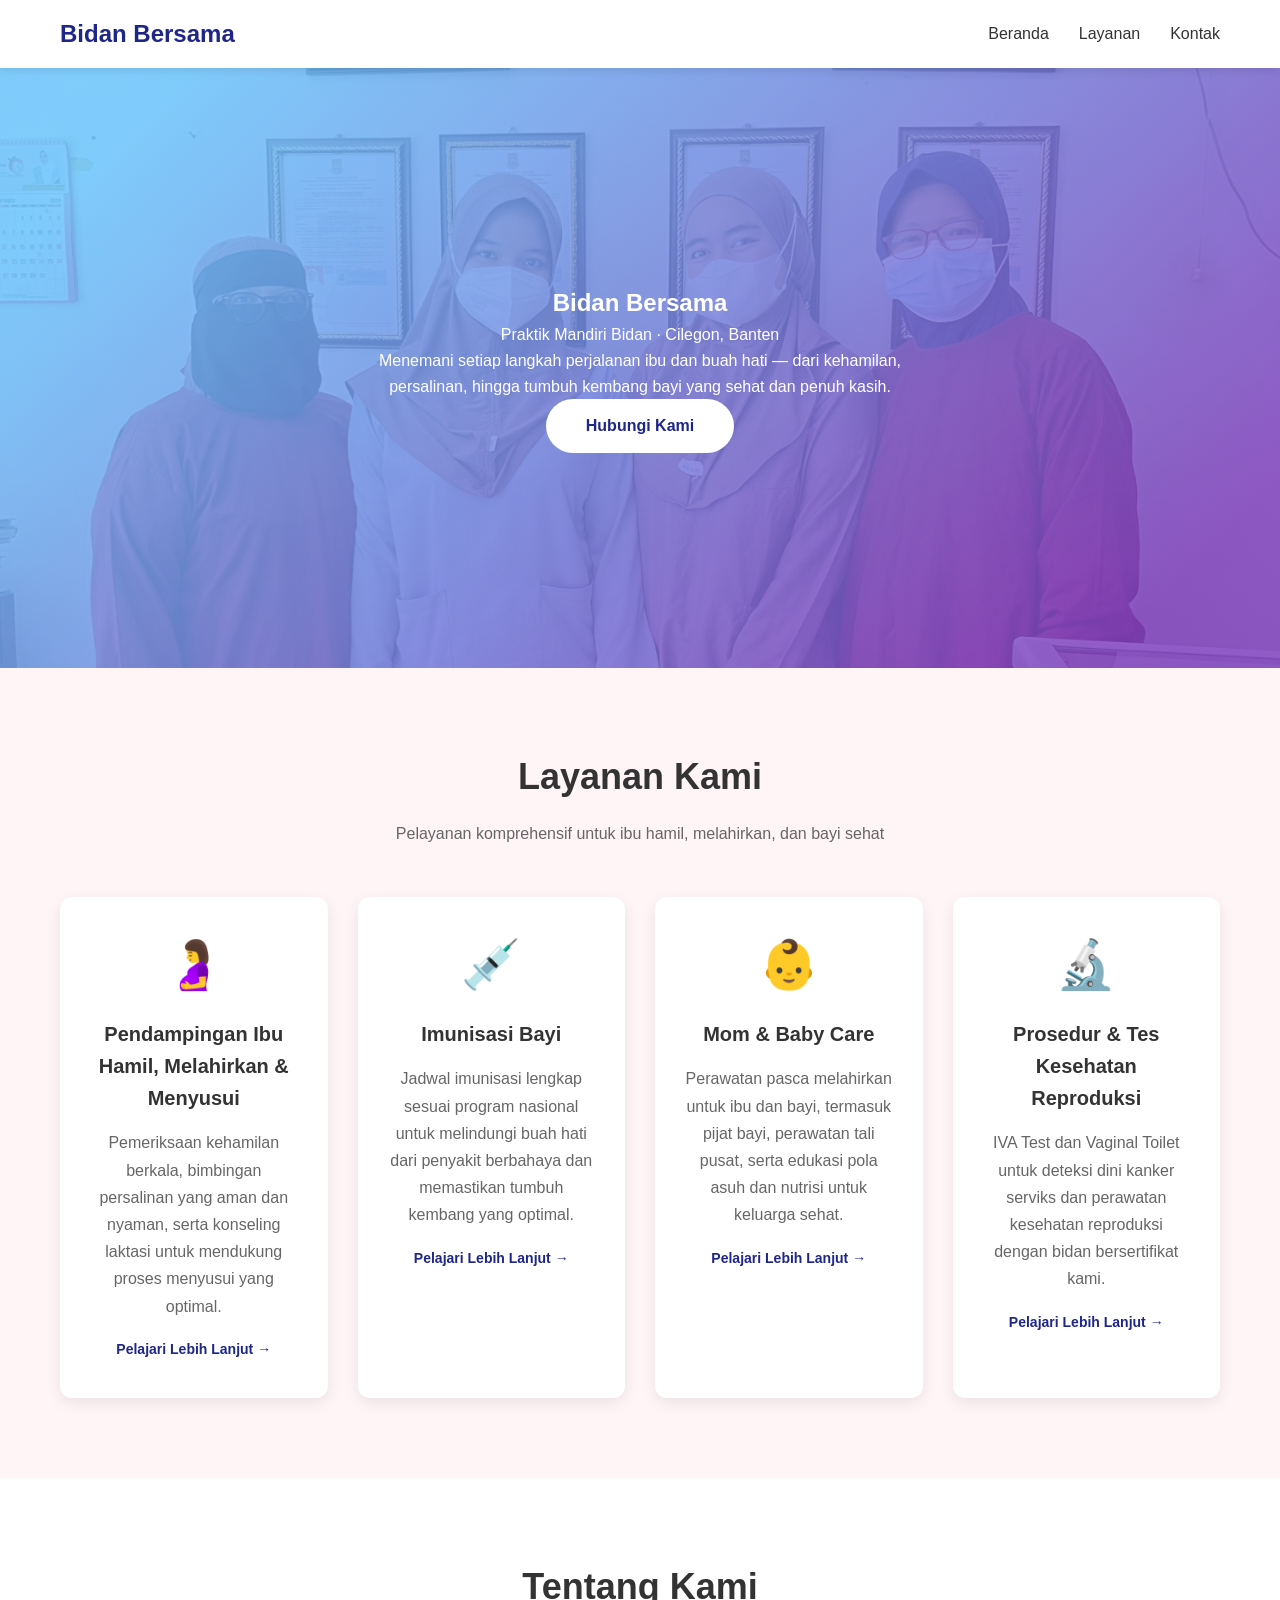
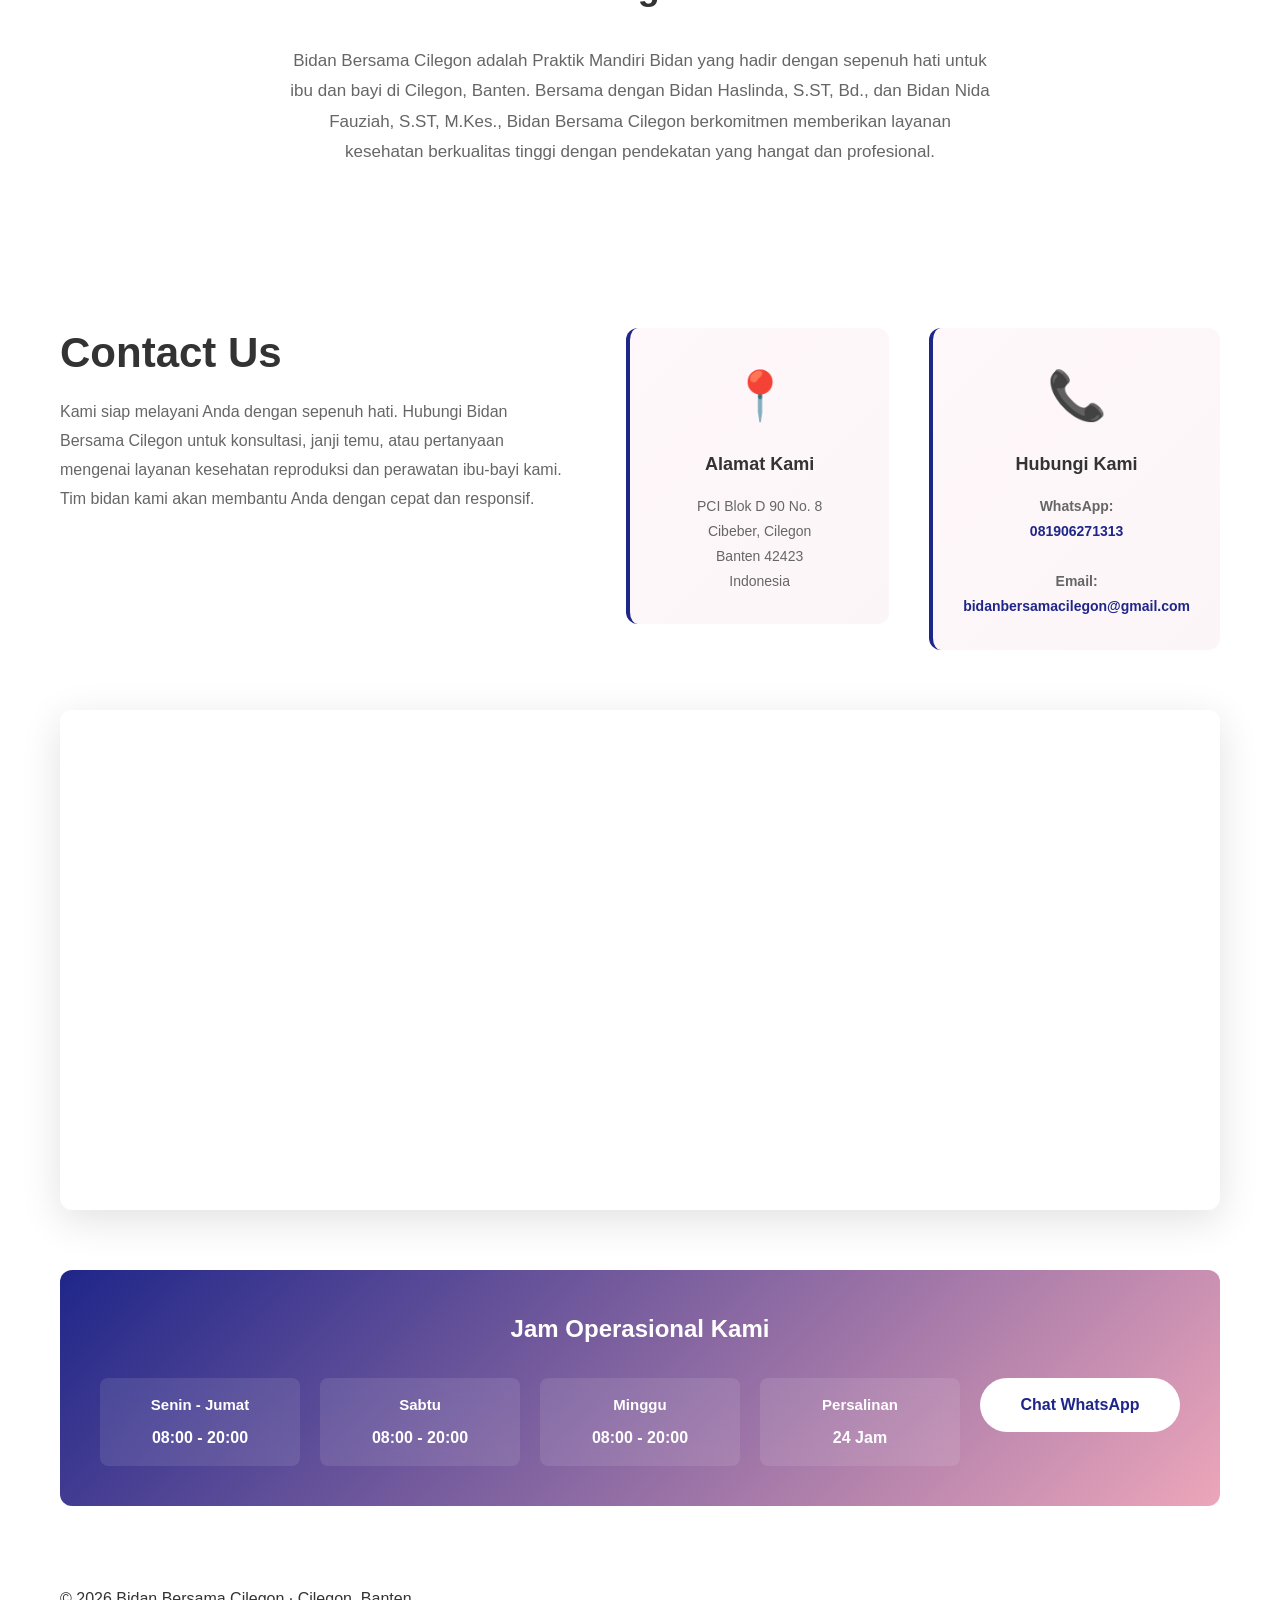
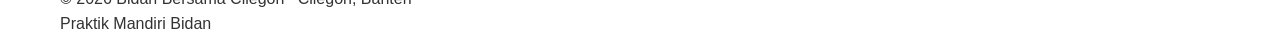
<file: index.html>
<!DOCTYPE html>
<html lang="id">
<head>
    <meta charset="UTF-8">
    <meta name="viewport" content="width=device-width, initial-scale=1.0">
    <title>Bidan Bersama Cilegon</title>
    <link rel="stylesheet" href="styles.css">
</head>
<body>
    <!-- Navigation -->
    <nav class="navbar">
        <div class="container">
            <div class="nav-brand">
                <a href="#home">Bidan Bersama</a>
            </div>
            <div class="nav-toggle" id="navToggle">
                <span></span>
                <span></span>
                <span></span>
            </div>
            <ul class="nav-menu" id="navMenu">
                <li><a href="#home" class="nav-link">Beranda</a></li>
                <li><a href="#services" class="nav-link">Layanan</a></li>
                <li><a href="#contact" class="nav-link">Kontak</a></li>
            </ul>
        </div>
    </nav>

    <!-- Hero Section -->
    <section id="home" class="hero hero-bg">
        <div class="container">
            <div class="hero-content">
                <h1>Bidan Bersama</h1>
                <p class="subtitle">Praktik Mandiri Bidan · Cilegon, Banten</p>
                <p class="hero-text">Menemani setiap langkah perjalanan ibu dan buah hati — dari kehamilan, persalinan, hingga tumbuh kembang bayi yang sehat dan penuh kasih.</p>
                <a href="https://wa.me/6281906271313" class="btn btn-primary" target="_blank">Hubungi Kami</a>
            </div>
        </div>
    </section>
    
    <!-- Services Section -->
    <section id="services" class="services">
        <div class="container">
            <h2>Layanan Kami</h2>
            <p class="section-intro">Pelayanan komprehensif untuk ibu hamil, melahirkan, dan bayi sehat</p>
            
            <div class="services-grid">
                <!-- Service 1 -->
                <div class="service-card">
                    <div class="service-icon">🤰</div>
                    <h3>Pendampingan Ibu Hamil, Melahirkan & Menyusui</h3>
                    <p>Pemeriksaan kehamilan berkala, bimbingan persalinan yang aman dan nyaman, serta konseling laktasi untuk mendukung proses menyusui yang optimal.</p>
                    <a href="mother.html" class="btn btn-small">Pelajari Lebih Lanjut →</a>
                </div>

                <!-- Service 2 -->
                <div class="service-card">
                    <div class="service-icon">💉</div>
                    <h3>Imunisasi Bayi</h3>
                    <p>Jadwal imunisasi lengkap sesuai program nasional untuk melindungi buah hati dari penyakit berbahaya dan memastikan tumbuh kembang yang optimal.</p>
                    <a href="imunisasi.html" class="btn btn-small">Pelajari Lebih Lanjut →</a>
                </div>

                <!-- Service 3 -->
                <div class="service-card">
                    <div class="service-icon">👶</div>
                    <h3>Mom & Baby Care</h3>
                    <p>Perawatan pasca melahirkan untuk ibu dan bayi, termasuk pijat bayi, perawatan tali pusat, serta edukasi pola asuh dan nutrisi untuk keluarga sehat.</p>
                    <a href="mom-baby-care.html" class="btn btn-small">Pelajari Lebih Lanjut →</a>
                </div>

                <!-- Service 4 - NEW -->
                <div class="service-card">
                    <div class="service-icon">🔬</div>
                    <h3>Prosedur & Tes Kesehatan Reproduksi</h3>
                    <p>IVA Test dan Vaginal Toilet untuk deteksi dini kanker serviks dan perawatan kesehatan reproduksi dengan bidan bersertifikat kami.</p>
                    <a href="prosedurtes.html" class="btn btn-small">Pelajari Lebih Lanjut →</a>
                </div>
            </div>
        </div>
    </section>

    <!-- About Section -->
    <section class="about">
        <div class="container">
            <h2>Tentang Kami</h2>
            <p class="about-text">Bidan Bersama Cilegon adalah Praktik Mandiri Bidan yang hadir dengan sepenuh hati untuk ibu dan bayi di Cilegon, Banten. Bersama dengan Bidan Haslinda, S.ST, Bd., dan Bidan Nida Fauziah, S.ST, M.Kes., Bidan Bersama Cilegon berkomitmen memberikan layanan kesehatan berkualitas tinggi dengan pendekatan yang hangat dan profesional.</p>
        </div>
    </section>

    <!-- Contact Section -->
    <section id="contact" class="contact">
        <div class="container">
            <!-- Contact Header & Info Grid (50-25-25) -->
            <div class="contact-grid">
                <!-- Left Section (50%) -->
                <div class="contact-left">
                    <h1>Contact Us</h1>
                    <p class="contact-description">
                        Kami siap melayani Anda dengan sepenuh hati. Hubungi Bidan Bersama Cilegon untuk konsultasi, janji temu, atau pertanyaan mengenai layanan kesehatan reproduksi dan perawatan ibu-bayi kami. Tim bidan kami akan membantu Anda dengan cepat dan responsif.
                    </p>
                </div>
    
                <!-- Middle Section (25%) - Address -->
                <div class="contact-info-card">
                    <div class="contact-info-icon">📍</div>
                    <h3>Alamat Kami</h3>
                    <p>
                        PCI Blok D 90 No. 8<br>
                        Cibeber, Cilegon<br>
                        Banten 42423<br>
                        Indonesia
                    </p>
                </div>
    
                <!-- Right Section (25%) - Contact -->
                <div class="contact-info-card">
                    <div class="contact-info-icon">📞</div>
                    <h3>Hubungi Kami</h3>
                    <p>
                        <strong>WhatsApp:</strong><br>
                        <a href="https://wa.me/6281906271313" target="_blank">081906271313</a><br>
                        <br>
                        <strong>Email:</strong><br>
                        <a href="mailto:bidanbersamacilegon@gmail.com">bidanbersamacilegon@gmail.com</a>
                    </p>
                </div>
            </div>
    
            <!-- Google Map -->
            <div class="map-container">
                <iframe 
                    src="https://www.google.com/maps/embed?pb=!1m18!1m12!1m3!1d3967.6916205730113!2d106.06684417498882!3d-6.036987893948605!2m3!1f0!2f0!3f0!3m2!1i1024!2i768!4f13.1!3m3!1m2!1s0x2e418c2b51a06bbd%3A0xd72c28f60422188f!2sBidan%20Bersama%20Cilegon!5e0!3m2!1sen!2sid!4v1781922317010!5m2!1sen!2sid" 
                    width="100%" 
                    height="100%" 
                    style="border:0;" 
                    allowfullscreen="" 
                    loading="lazy" 
                    referrerpolicy="no-referrer-when-downgrade">
                </iframe>
            </div>
    
            <!-- Opening Hours -->
            <div class="opening-hours">
                <h3>Jam Operasional Kami</h3>
                <div class="hours-grid">
                    <div class="hour-item">
                        <span class="day">Senin - Jumat</span>
                        <span class="time">08:00 - 20:00</span>
                    </div>
                    <div class="hour-item">
                        <span class="day">Sabtu</span>
                        <span class="time">08:00 - 20:00</span>
                    </div>
                    <div class="hour-item">
                        <span class="day">Minggu</span>
                        <span class="time">08:00 - 20:00</span>
                    </div>
                    <div class="hour-item">
                        <span class="day">Persalinan</span>
                        <span class="time">24 Jam</span>
                    </div>
                    <div class="cta-buttons">
                        <a href="https://wa.me/6281906271313" class="btn btn-primary">Chat WhatsApp</a>
                        <!-- <a href="https://wa.me/6281906271313" class="btn btn-outline" target="_blank">Chat WhatsApp</a> -->
                    </div>
                </div>
            </div>
        </div>
    </section>

    <!-- Footer -->
    <footer class="footer">
        <div class="container">
            <p>&copy; 2026 Bidan Bersama Cilegon · Cilegon, Banten</p>
            <p class="footer-secondary">Praktik Mandiri Bidan</p>
        </div>
    </footer>

    <script src="script.js"></script>
</body>
</html>
</file>
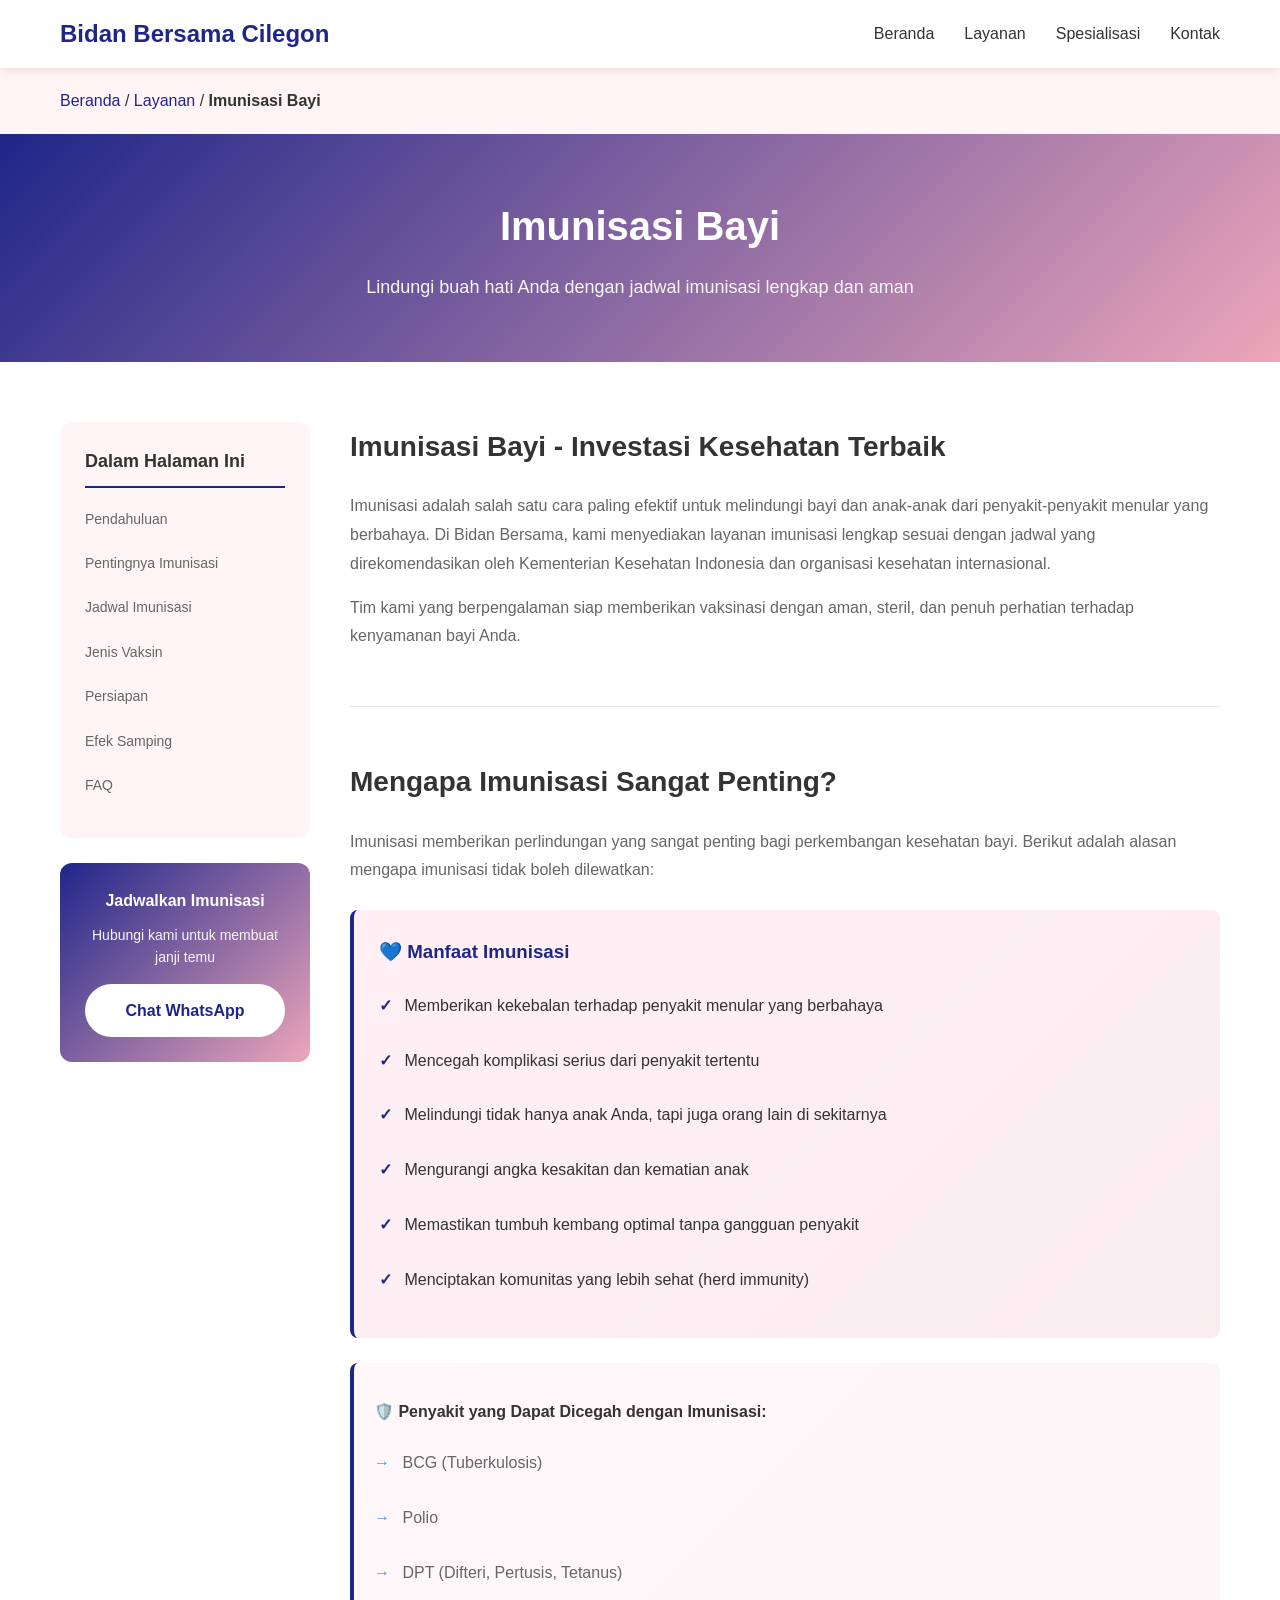
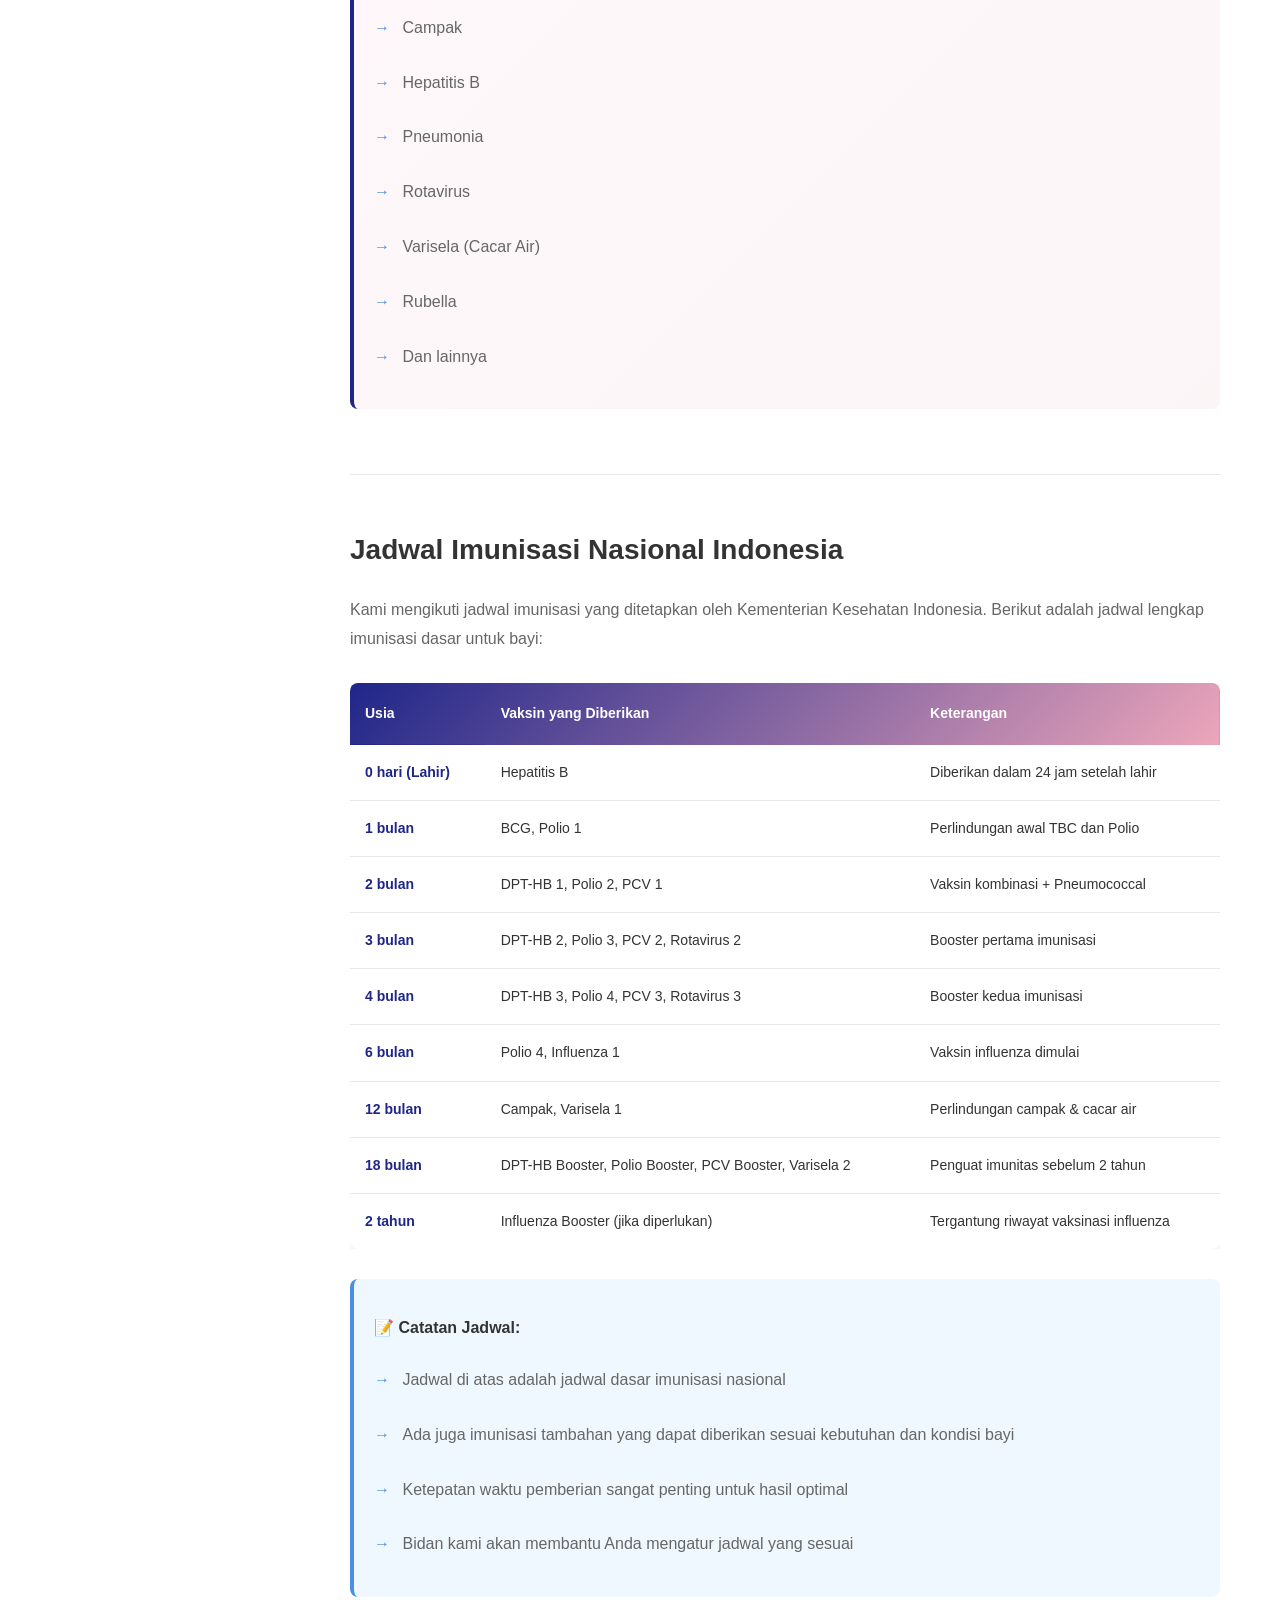
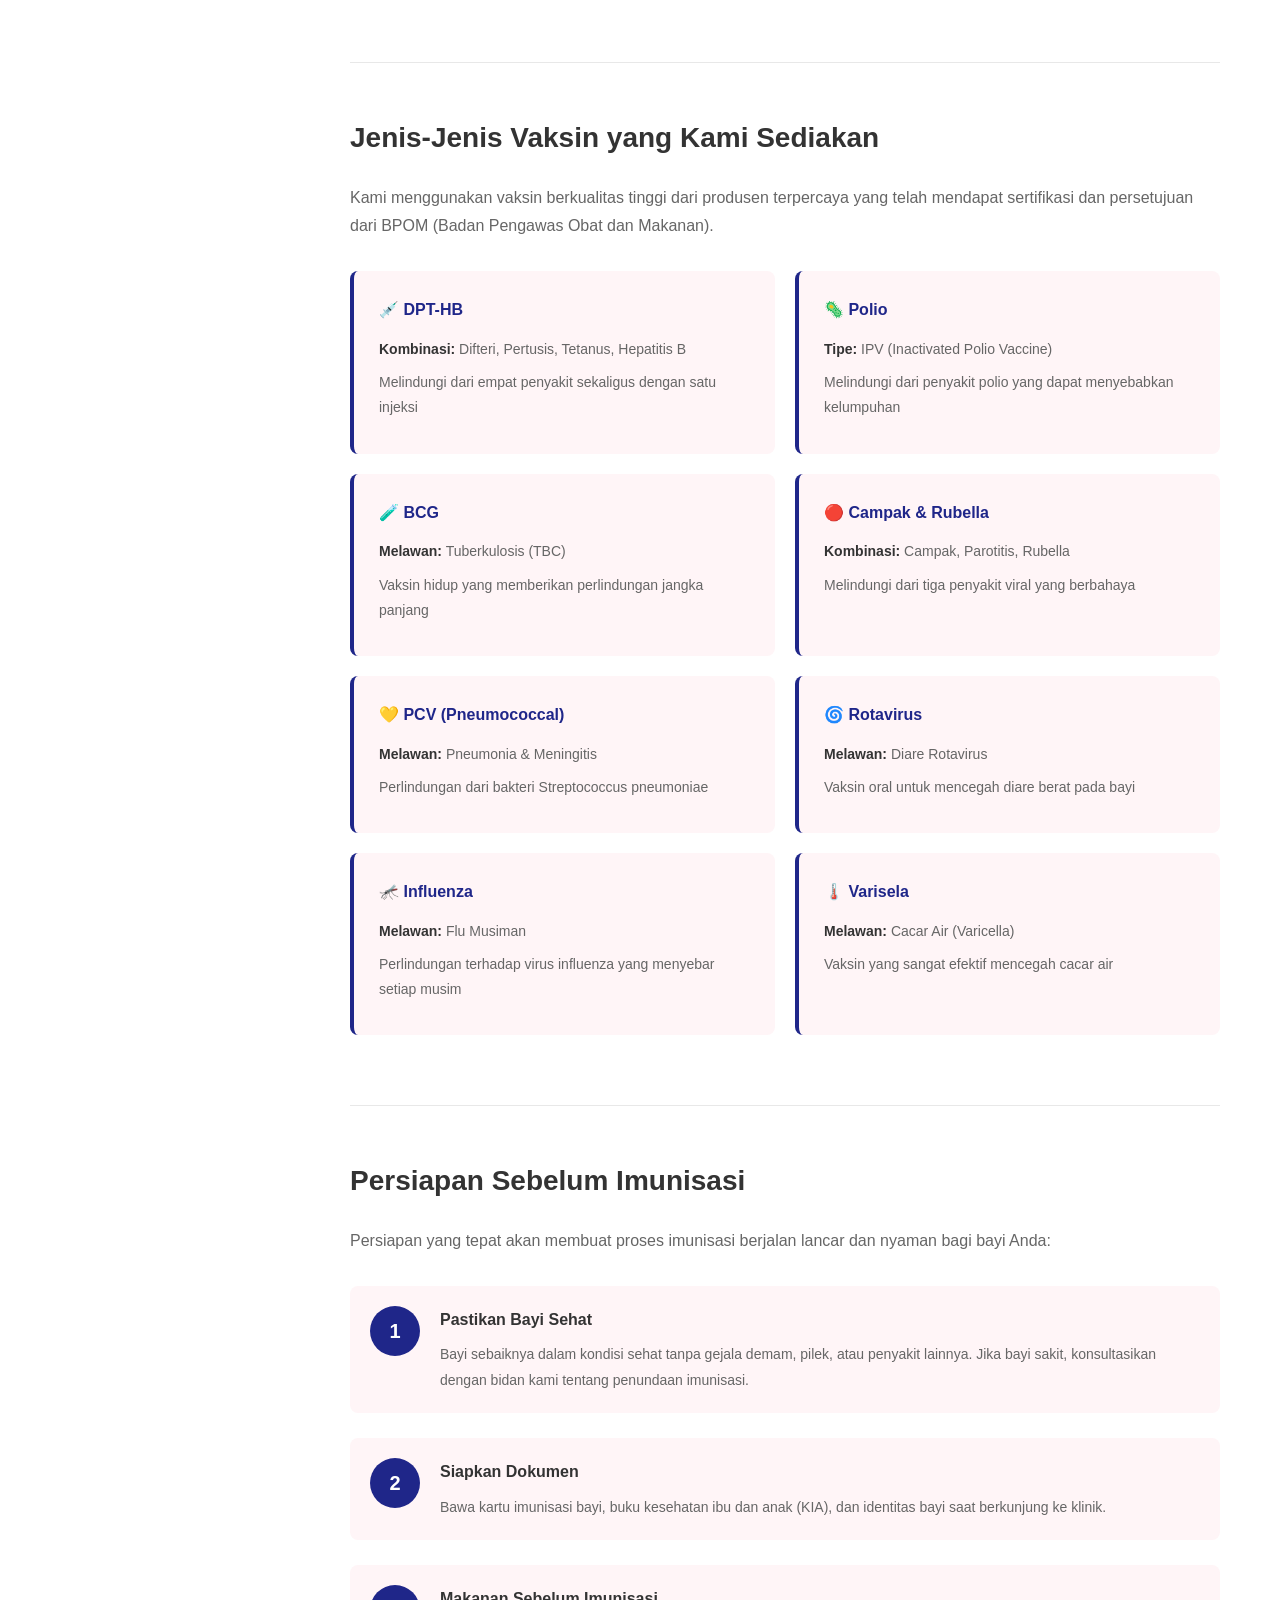
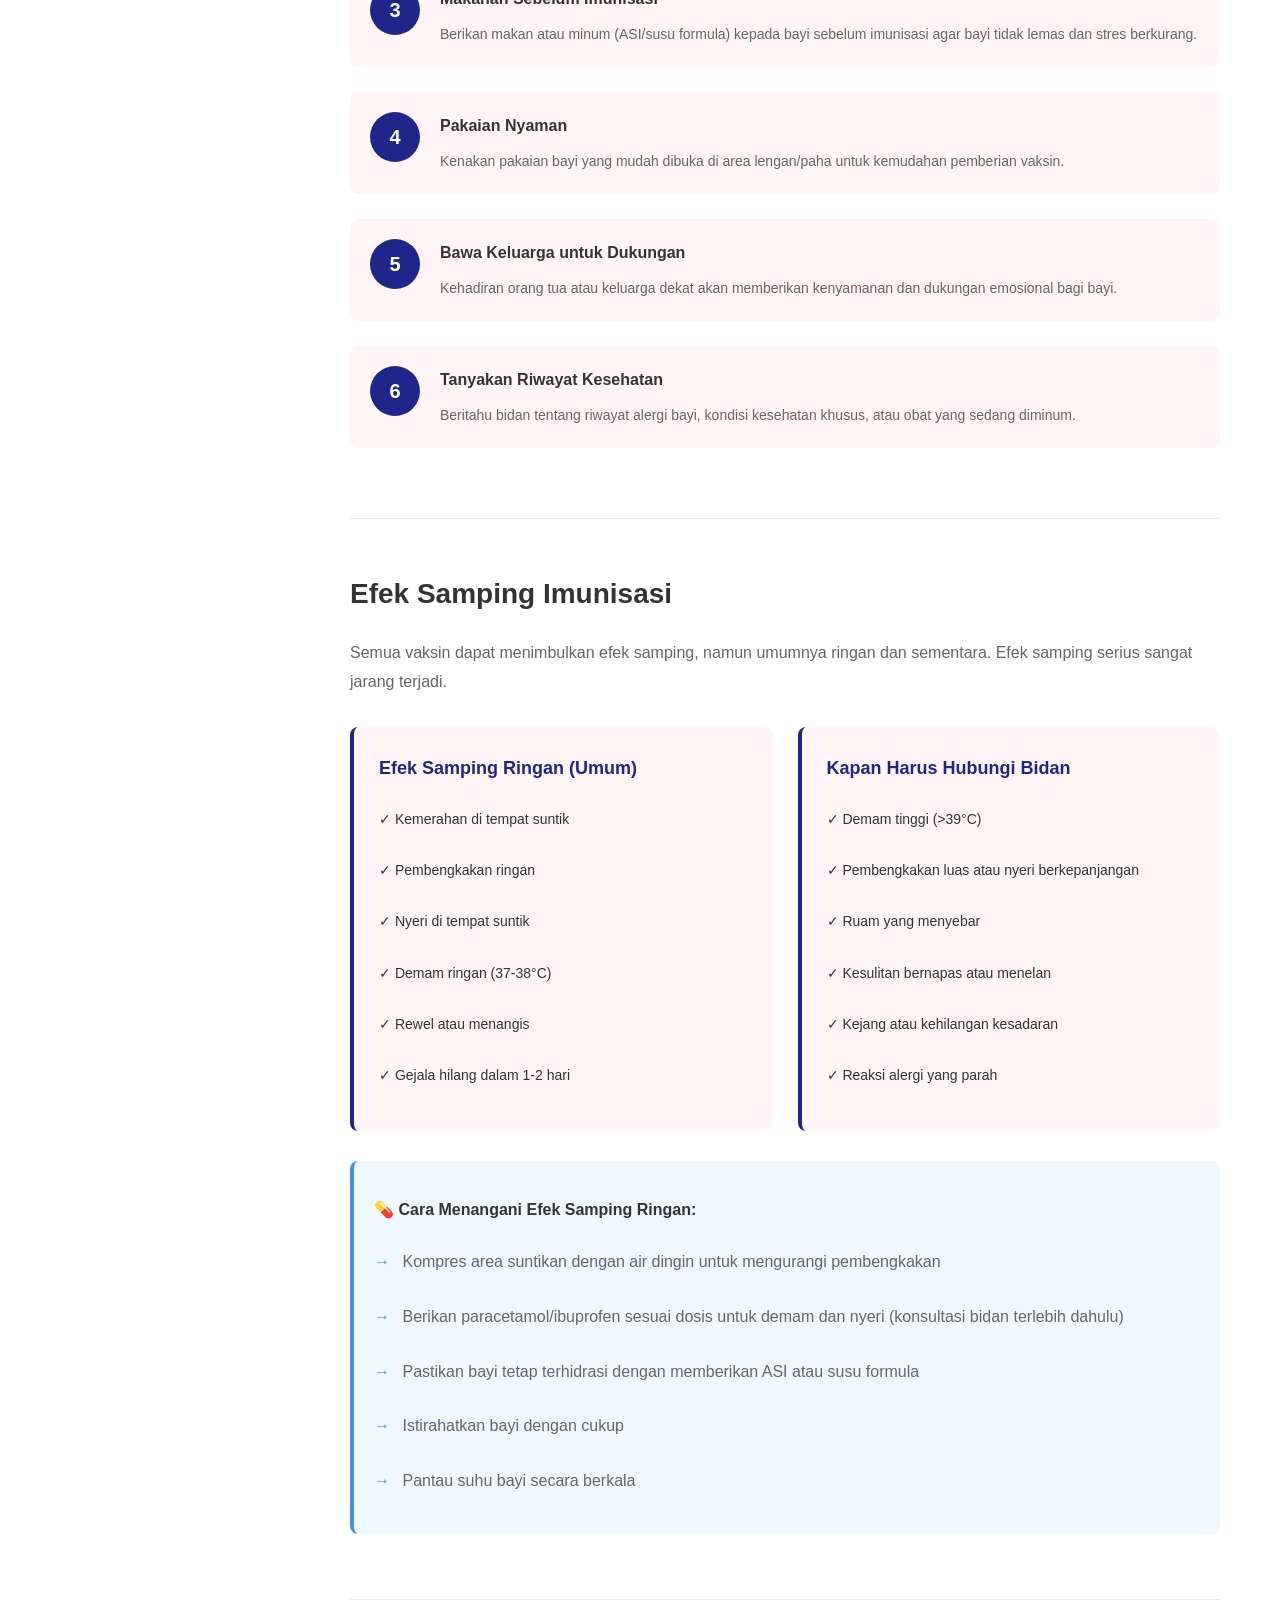
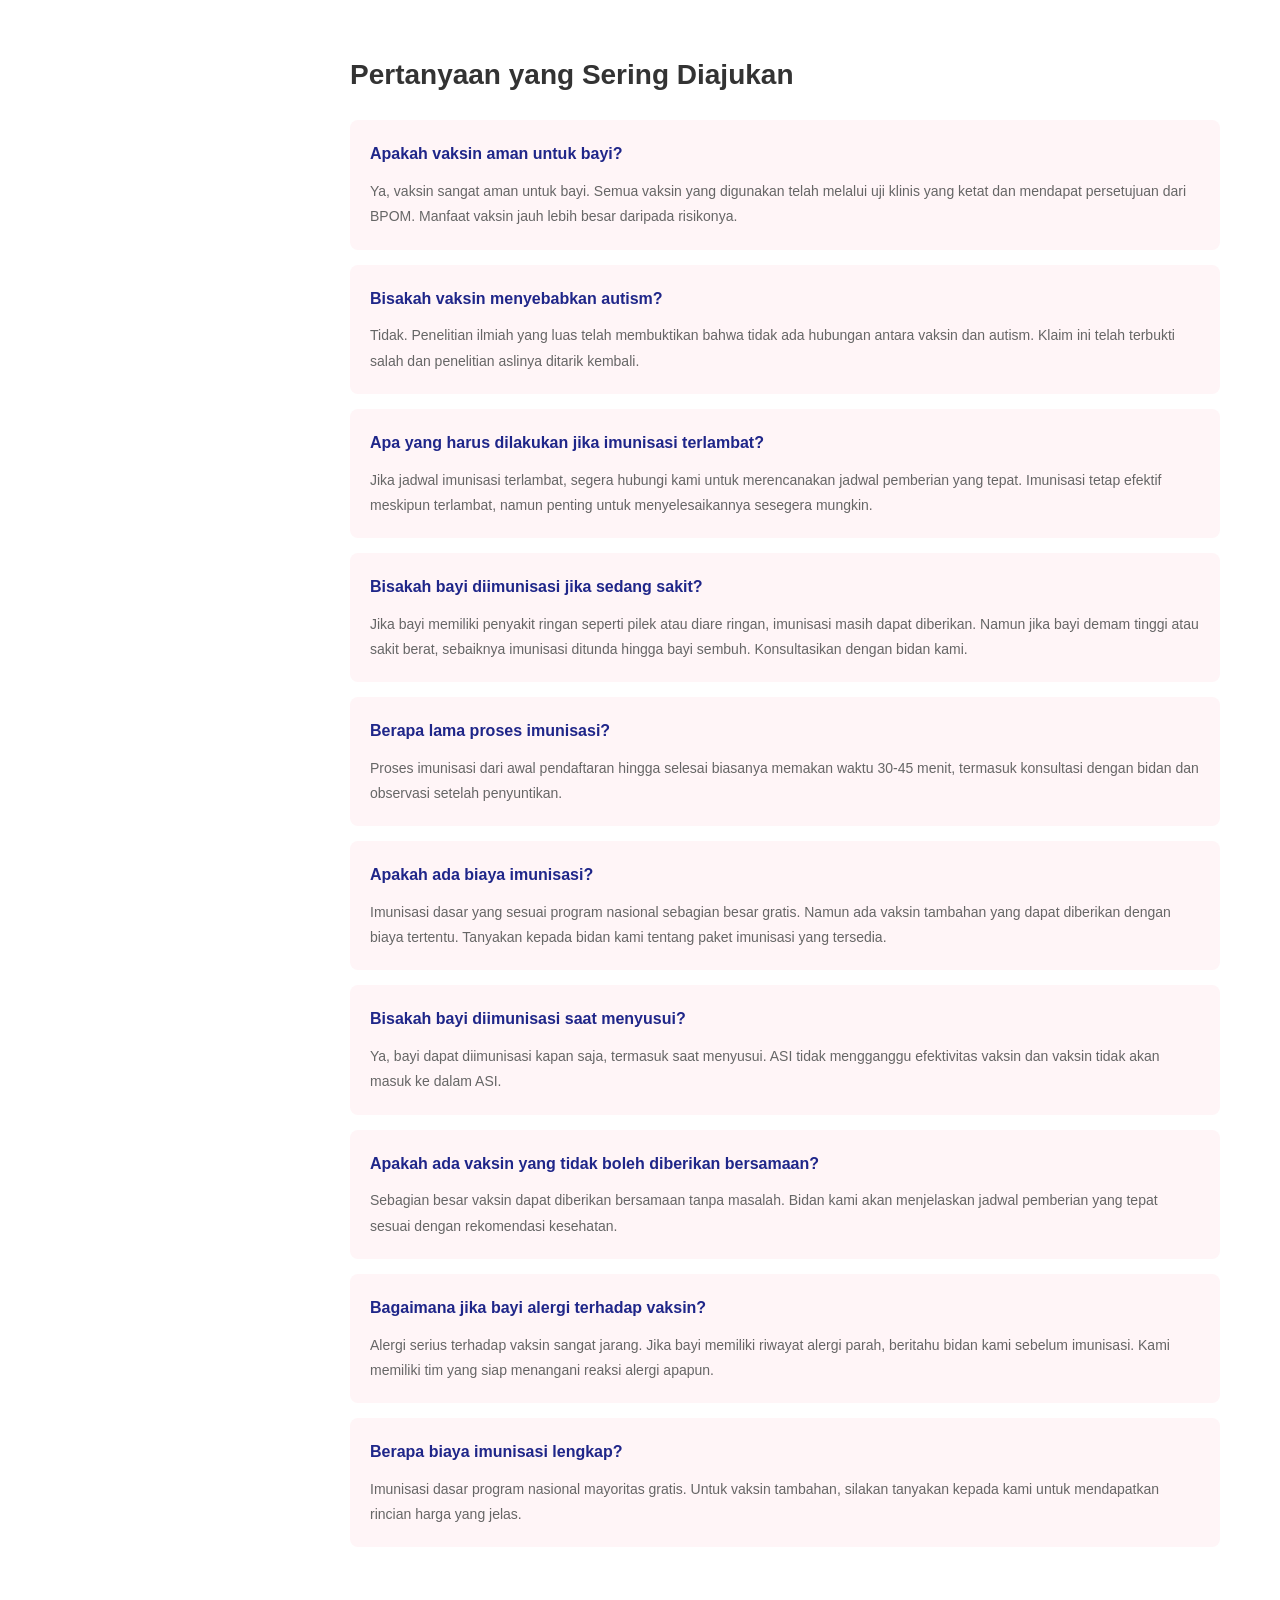
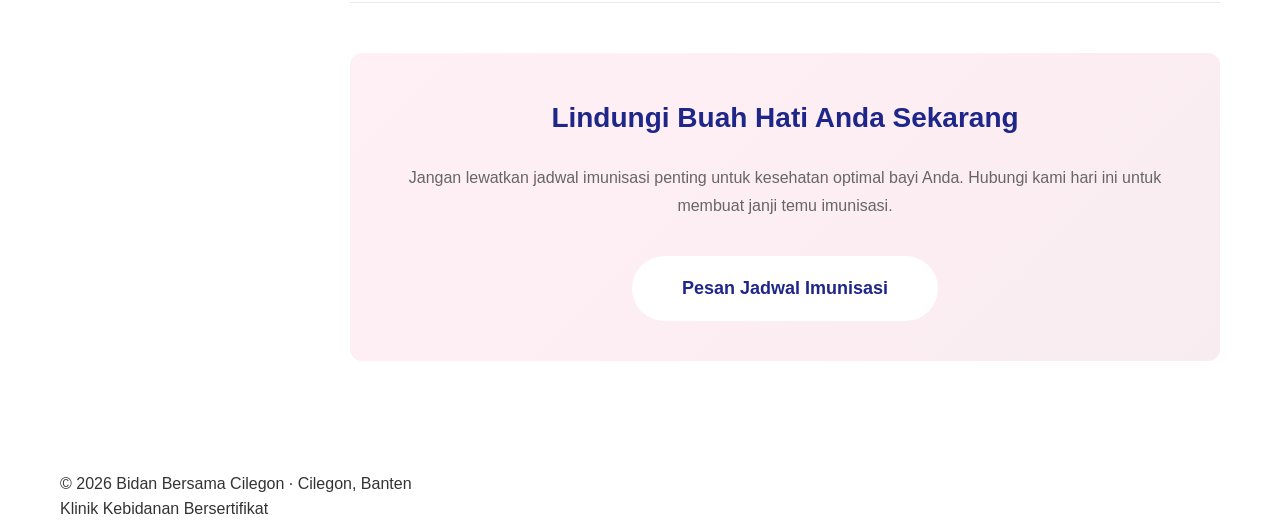
<file: imunisasi.html>
<!DOCTYPE html>
<html lang="id">
<head>
    <meta charset="UTF-8">
    <meta name="viewport" content="width=device-width, initial-scale=1.0">
    <title>Imunisasi Bayi — Bidan Bersama Cilegon</title>
    <link rel="stylesheet" href="styles.css">
</head>
<body>
    <!-- Navigation -->
    <nav class="navbar">
        <div class="container">
            <div class="nav-brand">
                <a href="index.html">Bidan Bersama Cilegon</a>
            </div>
            <div class="nav-toggle" id="navToggle">
                <span></span>
                <span></span>
                <span></span>
            </div>
            <ul class="nav-menu" id="navMenu">
                <li><a href="index.html" class="nav-link">Beranda</a></li>
                <li><a href="index.html#services" class="nav-link">Layanan</a></li>
                <li><a href="#" class="nav-link">Spesialisasi</a>
                    <ul class="submenu">
                        <li><a href="mother.html">Melahirkan & Menyusui</a></li>
                        <li><a href="imunisasi.html">Imunisasi Bayi</a></li>
                        <li><a href="mom-baby-care.html">Mom & Baby Care</a></li>
                        <li><a href="prosedurtes.html">Prosedur & Tes</a></li>
                    </ul>
                </li>
                <li><a href="index.html#contact" class="nav-link">Kontak</a></li>
            </ul>
        </div>
    </nav>

    <!-- Breadcrumb -->
    <section class="breadcrumb-section">
        <div class="container">
            <a href="index.html">Beranda</a> / 
            <a href="index.html#services">Layanan</a> / 
            <span>Imunisasi Bayi</span>
        </div>
    </section>

    <!-- Page Header -->
    <section class="page-header">
        <div class="container">
            <h1>Imunisasi Bayi</h1>
            <p class="subtitle">Lindungi buah hati Anda dengan jadwal imunisasi lengkap dan aman</p>
        </div>
    </section>

    <!-- Main Content -->
    <section class="service-detail">
        <div class="container">
            <div class="detail-grid">
                <!-- Sidebar -->
                <aside class="sidebar">
                    <div class="sidebar-menu">
                        <h3>Dalam Halaman Ini</h3>
                        <ul>
                            <li><a href="#pendahuluan">Pendahuluan</a></li>
                            <li><a href="#pentingnya">Pentingnya Imunisasi</a></li>
                            <li><a href="#jadwal">Jadwal Imunisasi</a></li>
                            <li><a href="#jenis">Jenis Vaksin</a></li>
                            <li><a href="#persiapan">Persiapan</a></li>
                            <li><a href="#efek">Efek Samping</a></li>
                            <li><a href="#faq">FAQ</a></li>
                        </ul>
                    </div>
                    <div class="sidebar-contact">
                        <h4>Jadwalkan Imunisasi</h4>
                        <p>Hubungi kami untuk membuat janji temu</p>
                        <a href="https://wa.me/6281906271313" class="btn btn-primary" target="_blank">Chat WhatsApp</a>
                    </div>
                </aside>

                <!-- Main Content -->
                <main class="main-content">
                    <!-- Section 1: Pendahuluan -->
                    <section id="pendahuluan" class="content-section">
                        <h2>Imunisasi Bayi - Investasi Kesehatan Terbaik</h2>
                        <p>Imunisasi adalah salah satu cara paling efektif untuk melindungi bayi dan anak-anak dari penyakit-penyakit menular yang berbahaya. Di Bidan Bersama, kami menyediakan layanan imunisasi lengkap sesuai dengan jadwal yang direkomendasikan oleh Kementerian Kesehatan Indonesia dan organisasi kesehatan internasional.</p>
                        <p>Tim kami yang berpengalaman siap memberikan vaksinasi dengan aman, steril, dan penuh perhatian terhadap kenyamanan bayi Anda.</p>
                    </section>

                    <!-- Section 2: Pentingnya Imunisasi -->
                    <section id="pentingnya" class="content-section">
                        <h2>Mengapa Imunisasi Sangat Penting?</h2>
                        <p>Imunisasi memberikan perlindungan yang sangat penting bagi perkembangan kesehatan bayi. Berikut adalah alasan mengapa imunisasi tidak boleh dilewatkan:</p>

                        <div class="highlight-box">
                            <h3>💙 Manfaat Imunisasi</h3>
                            <ul>
                                <li>Memberikan kekebalan terhadap penyakit menular yang berbahaya</li>
                                <li>Mencegah komplikasi serius dari penyakit tertentu</li>
                                <li>Melindungi tidak hanya anak Anda, tapi juga orang lain di sekitarnya</li>
                                <li>Mengurangi angka kesakitan dan kematian anak</li>
                                <li>Memastikan tumbuh kembang optimal tanpa gangguan penyakit</li>
                                <li>Menciptakan komunitas yang lebih sehat (herd immunity)</li>
                            </ul>
                        </div>

                        <div class="info-box highlight">
                            <h4>🛡️ Penyakit yang Dapat Dicegah dengan Imunisasi:</h4>
                            <ul>
                                <li>BCG (Tuberkulosis)</li>
                                <li>Polio</li>
                                <li>DPT (Difteri, Pertusis, Tetanus)</li>
                                <li>Campak</li>
                                <li>Hepatitis B</li>
                                <li>Pneumonia</li>
                                <li>Rotavirus</li>
                                <li>Varisela (Cacar Air)</li>
                                <li>Rubella</li>
                                <li>Dan lainnya</li>
                            </ul>
                        </div>
                    </section>

                    <!-- Section 3: Jadwal Imunisasi -->
                    <section id="jadwal" class="content-section">
                        <h2>Jadwal Imunisasi Nasional Indonesia</h2>
                        <p>Kami mengikuti jadwal imunisasi yang ditetapkan oleh Kementerian Kesehatan Indonesia. Berikut adalah jadwal lengkap imunisasi dasar untuk bayi:</p>

                        <div class="schedule-table">
                            <table class="immunization-schedule">
                                <thead>
                                    <tr>
                                        <th>Usia</th>
                                        <th>Vaksin yang Diberikan</th>
                                        <th>Keterangan</th>
                                    </tr>
                                </thead>
                                <tbody>
                                    <tr>
                                        <td><strong>0 hari (Lahir)</strong></td>
                                        <td>Hepatitis B</td>
                                        <td>Diberikan dalam 24 jam setelah lahir</td>
                                    </tr>
                                    <tr>
                                        <td><strong>1 bulan</strong></td>
                                        <td>BCG, Polio 1</td>
                                        <td>Perlindungan awal TBC dan Polio</td>
                                    </tr>
                                    <tr>
                                        <td><strong>2 bulan</strong></td>
                                        <td>DPT-HB 1, Polio 2, PCV 1</td>
                                        <td>Vaksin kombinasi + Pneumococcal</td>
                                    </tr>
                                    <tr>
                                        <td><strong>3 bulan</strong></td>
                                        <td>DPT-HB 2, Polio 3, PCV 2, Rotavirus 2</td>
                                        <td>Booster pertama imunisasi</td>
                                    </tr>
                                    <tr>
                                        <td><strong>4 bulan</strong></td>
                                        <td>DPT-HB 3, Polio 4, PCV 3, Rotavirus 3</td>
                                        <td>Booster kedua imunisasi</td>
                                    </tr>
                                    <tr>
                                        <td><strong>6 bulan</strong></td>
                                        <td>Polio 4, Influenza 1</td>
                                        <td>Vaksin influenza dimulai</td>
                                    </tr>
                                    <tr>
                                        <td><strong>12 bulan</strong></td>
                                        <td>Campak, Varisela 1</td>
                                        <td>Perlindungan campak & cacar air</td>
                                    </tr>
                                    <tr>
                                        <td><strong>18 bulan</strong></td>
                                        <td>DPT-HB Booster, Polio Booster, PCV Booster, Varisela 2</td>
                                        <td>Penguat imunitas sebelum 2 tahun</td>
                                    </tr>
                                    <tr>
                                        <td><strong>2 tahun</strong></td>
                                        <td>Influenza Booster (jika diperlukan)</td>
                                        <td>Tergantung riwayat vaksinasi influenza</td>
                                    </tr>
                                </tbody>
                            </table>
                        </div>

                        <div class="info-box">
                            <h4>📝 Catatan Jadwal:</h4>
                            <ul>
                                <li>Jadwal di atas adalah jadwal dasar imunisasi nasional</li>
                                <li>Ada juga imunisasi tambahan yang dapat diberikan sesuai kebutuhan dan kondisi bayi</li>
                                <li>Ketepatan waktu pemberian sangat penting untuk hasil optimal</li>
                                <li>Bidan kami akan membantu Anda mengatur jadwal yang sesuai</li>
                            </ul>
                        </div>
                    </section>

                    <!-- Section 4: Jenis Vaksin -->
                    <section id="jenis" class="content-section">
                        <h2>Jenis-Jenis Vaksin yang Kami Sediakan</h2>
                        <p>Kami menggunakan vaksin berkualitas tinggi dari produsen terpercaya yang telah mendapat sertifikasi dan persetujuan dari BPOM (Badan Pengawas Obat dan Makanan).</p>

                        <div class="vaccine-grid">
                            <div class="vaccine-card">
                                <h4>💉 DPT-HB</h4>
                                <p><strong>Kombinasi:</strong> Difteri, Pertusis, Tetanus, Hepatitis B</p>
                                <p>Melindungi dari empat penyakit sekaligus dengan satu injeksi</p>
                            </div>

                            <div class="vaccine-card">
                                <h4>🦠 Polio</h4>
                                <p><strong>Tipe:</strong> IPV (Inactivated Polio Vaccine)</p>
                                <p>Melindungi dari penyakit polio yang dapat menyebabkan kelumpuhan</p>
                            </div>

                            <div class="vaccine-card">
                                <h4>🧪 BCG</h4>
                                <p><strong>Melawan:</strong> Tuberkulosis (TBC)</p>
                                <p>Vaksin hidup yang memberikan perlindungan jangka panjang</p>
                            </div>

                            <div class="vaccine-card">
                                <h4>🔴 Campak & Rubella</h4>
                                <p><strong>Kombinasi:</strong> Campak, Parotitis, Rubella</p>
                                <p>Melindungi dari tiga penyakit viral yang berbahaya</p>
                            </div>

                            <div class="vaccine-card">
                                <h4>💛 PCV (Pneumococcal)</h4>
                                <p><strong>Melawan:</strong> Pneumonia & Meningitis</p>
                                <p>Perlindungan dari bakteri Streptococcus pneumoniae</p>
                            </div>

                            <div class="vaccine-card">
                                <h4>🌀 Rotavirus</h4>
                                <p><strong>Melawan:</strong> Diare Rotavirus</p>
                                <p>Vaksin oral untuk mencegah diare berat pada bayi</p>
                            </div>

                            <div class="vaccine-card">
                                <h4>🦟 Influenza</h4>
                                <p><strong>Melawan:</strong> Flu Musiman</p>
                                <p>Perlindungan terhadap virus influenza yang menyebar setiap musim</p>
                            </div>

                            <div class="vaccine-card">
                                <h4>🌡️ Varisela</h4>
                                <p><strong>Melawan:</strong> Cacar Air (Varicella)</p>
                                <p>Vaksin yang sangat efektif mencegah cacar air</p>
                            </div>
                        </div>
                    </section>

                    <!-- Section 5: Persiapan -->
                    <section id="persiapan" class="content-section">
                        <h2>Persiapan Sebelum Imunisasi</h2>
                        <p>Persiapan yang tepat akan membuat proses imunisasi berjalan lancar dan nyaman bagi bayi Anda:</p>

                        <div class="feature-list">
                            <div class="feature-item">
                                <div class="feature-number">1</div>
                                <div class="feature-content">
                                    <h4>Pastikan Bayi Sehat</h4>
                                    <p>Bayi sebaiknya dalam kondisi sehat tanpa gejala demam, pilek, atau penyakit lainnya. Jika bayi sakit, konsultasikan dengan bidan kami tentang penundaan imunisasi.</p>
                                </div>
                            </div>

                            <div class="feature-item">
                                <div class="feature-number">2</div>
                                <div class="feature-content">
                                    <h4>Siapkan Dokumen</h4>
                                    <p>Bawa kartu imunisasi bayi, buku kesehatan ibu dan anak (KIA), dan identitas bayi saat berkunjung ke klinik.</p>
                                </div>
                            </div>

                            <div class="feature-item">
                                <div class="feature-number">3</div>
                                <div class="feature-content">
                                    <h4>Makanan Sebelum Imunisasi</h4>
                                    <p>Berikan makan atau minum (ASI/susu formula) kepada bayi sebelum imunisasi agar bayi tidak lemas dan stres berkurang.</p>
                                </div>
                            </div>

                            <div class="feature-item">
                                <div class="feature-number">4</div>
                                <div class="feature-content">
                                    <h4>Pakaian Nyaman</h4>
                                    <p>Kenakan pakaian bayi yang mudah dibuka di area lengan/paha untuk kemudahan pemberian vaksin.</p>
                                </div>
                            </div>

                            <div class="feature-item">
                                <div class="feature-number">5</div>
                                <div class="feature-content">
                                    <h4>Bawa Keluarga untuk Dukungan</h4>
                                    <p>Kehadiran orang tua atau keluarga dekat akan memberikan kenyamanan dan dukungan emosional bagi bayi.</p>
                                </div>
                            </div>

                            <div class="feature-item">
                                <div class="feature-number">6</div>
                                <div class="feature-content">
                                    <h4>Tanyakan Riwayat Kesehatan</h4>
                                    <p>Beritahu bidan tentang riwayat alergi bayi, kondisi kesehatan khusus, atau obat yang sedang diminum.</p>
                                </div>
                            </div>
                        </div>
                    </section>

                    <!-- Section 6: Efek Samping -->
                    <section id="efek" class="content-section">
                        <h2>Efek Samping Imunisasi</h2>
                        <p>Semua vaksin dapat menimbulkan efek samping, namun umumnya ringan dan sementara. Efek samping serius sangat jarang terjadi.</p>

                        <div class="services-comparison">
                            <div class="comparison-card">
                                <h4>Efek Samping Ringan (Umum)</h4>
                                <ul>
                                    <li>✓ Kemerahan di tempat suntik</li>
                                    <li>✓ Pembengkakan ringan</li>
                                    <li>✓ Nyeri di tempat suntik</li>
                                    <li>✓ Demam ringan (37-38°C)</li>
                                    <li>✓ Rewel atau menangis</li>
                                    <li>✓ Gejala hilang dalam 1-2 hari</li>
                                </ul>
                            </div>
                            <div class="comparison-card">
                                <h4>Kapan Harus Hubungi Bidan</h4>
                                <ul>
                                    <li>✓ Demam tinggi (>39°C)</li>
                                    <li>✓ Pembengkakan luas atau nyeri berkepanjangan</li>
                                    <li>✓ Ruam yang menyebar</li>
                                    <li>✓ Kesulitan bernapas atau menelan</li>
                                    <li>✓ Kejang atau kehilangan kesadaran</li>
                                    <li>✓ Reaksi alergi yang parah</li>
                                </ul>
                            </div>
                        </div>

                        <div class="info-box">
                            <h4>💊 Cara Menangani Efek Samping Ringan:</h4>
                            <ul>
                                <li>Kompres area suntikan dengan air dingin untuk mengurangi pembengkakan</li>
                                <li>Berikan paracetamol/ibuprofen sesuai dosis untuk demam dan nyeri (konsultasi bidan terlebih dahulu)</li>
                                <li>Pastikan bayi tetap terhidrasi dengan memberikan ASI atau susu formula</li>
                                <li>Istirahatkan bayi dengan cukup</li>
                                <li>Pantau suhu bayi secara berkala</li>
                            </ul>
                        </div>
                    </section>

                    <!-- Section 7: FAQ -->
                    <section id="faq" class="content-section">
                        <h2>Pertanyaan yang Sering Diajukan</h2>
                        
                        <div class="faq-item">
                            <h4>Apakah vaksin aman untuk bayi?</h4>
                            <p>Ya, vaksin sangat aman untuk bayi. Semua vaksin yang digunakan telah melalui uji klinis yang ketat dan mendapat persetujuan dari BPOM. Manfaat vaksin jauh lebih besar daripada risikonya.</p>
                        </div>

                        <div class="faq-item">
                            <h4>Bisakah vaksin menyebabkan autism?</h4>
                            <p>Tidak. Penelitian ilmiah yang luas telah membuktikan bahwa tidak ada hubungan antara vaksin dan autism. Klaim ini telah terbukti salah dan penelitian aslinya ditarik kembali.</p>
                        </div>

                        <div class="faq-item">
                            <h4>Apa yang harus dilakukan jika imunisasi terlambat?</h4>
                            <p>Jika jadwal imunisasi terlambat, segera hubungi kami untuk merencanakan jadwal pemberian yang tepat. Imunisasi tetap efektif meskipun terlambat, namun penting untuk menyelesaikannya sesegera mungkin.</p>
                        </div>

                        <div class="faq-item">
                            <h4>Bisakah bayi diimunisasi jika sedang sakit?</h4>
                            <p>Jika bayi memiliki penyakit ringan seperti pilek atau diare ringan, imunisasi masih dapat diberikan. Namun jika bayi demam tinggi atau sakit berat, sebaiknya imunisasi ditunda hingga bayi sembuh. Konsultasikan dengan bidan kami.</p>
                        </div>

                        <div class="faq-item">
                            <h4>Berapa lama proses imunisasi?</h4>
                            <p>Proses imunisasi dari awal pendaftaran hingga selesai biasanya memakan waktu 30-45 menit, termasuk konsultasi dengan bidan dan observasi setelah penyuntikan.</p>
                        </div>

                        <div class="faq-item">
                            <h4>Apakah ada biaya imunisasi?</h4>
                            <p>Imunisasi dasar yang sesuai program nasional sebagian besar gratis. Namun ada vaksin tambahan yang dapat diberikan dengan biaya tertentu. Tanyakan kepada bidan kami tentang paket imunisasi yang tersedia.</p>
                        </div>

                        <div class="faq-item">
                            <h4>Bisakah bayi diimunisasi saat menyusui?</h4>
                            <p>Ya, bayi dapat diimunisasi kapan saja, termasuk saat menyusui. ASI tidak mengganggu efektivitas vaksin dan vaksin tidak akan masuk ke dalam ASI.</p>
                        </div>

                        <div class="faq-item">
                            <h4>Apakah ada vaksin yang tidak boleh diberikan bersamaan?</h4>
                            <p>Sebagian besar vaksin dapat diberikan bersamaan tanpa masalah. Bidan kami akan menjelaskan jadwal pemberian yang tepat sesuai dengan rekomendasi kesehatan.</p>
                        </div>

                        <div class="faq-item">
                            <h4>Bagaimana jika bayi alergi terhadap vaksin?</h4>
                            <p>Alergi serius terhadap vaksin sangat jarang. Jika bayi memiliki riwayat alergi parah, beritahu bidan kami sebelum imunisasi. Kami memiliki tim yang siap menangani reaksi alergi apapun.</p>
                        </div>

                        <div class="faq-item">
                            <h4>Berapa biaya imunisasi lengkap?</h4>
                            <p>Imunisasi dasar program nasional mayoritas gratis. Untuk vaksin tambahan, silakan tanyakan kepada kami untuk mendapatkan rincian harga yang jelas.</p>
                        </div>
                    </section>

                    <!-- CTA Section -->
                    <section class="content-section cta-section">
                        <h2>Lindungi Buah Hati Anda Sekarang</h2>
                        <p>Jangan lewatkan jadwal imunisasi penting untuk kesehatan optimal bayi Anda. Hubungi kami hari ini untuk membuat janji temu imunisasi.</p>
                        <a href="https://wa.me/6281906271313" class="btn btn-primary btn-large" target="_blank">Pesan Jadwal Imunisasi</a>
                    </section>
                </main>
            </div>
        </div>
    </section>

    <!-- Footer -->
    <footer class="footer">
        <div class="container">
            <p>&copy; 2026 Bidan Bersama Cilegon · Cilegon, Banten</p>
            <p class="footer-secondary">Klinik Kebidanan Bersertifikat</p>
        </div>
    </footer>

    <script src="script.js"></script>
</body>
</html>
</file>
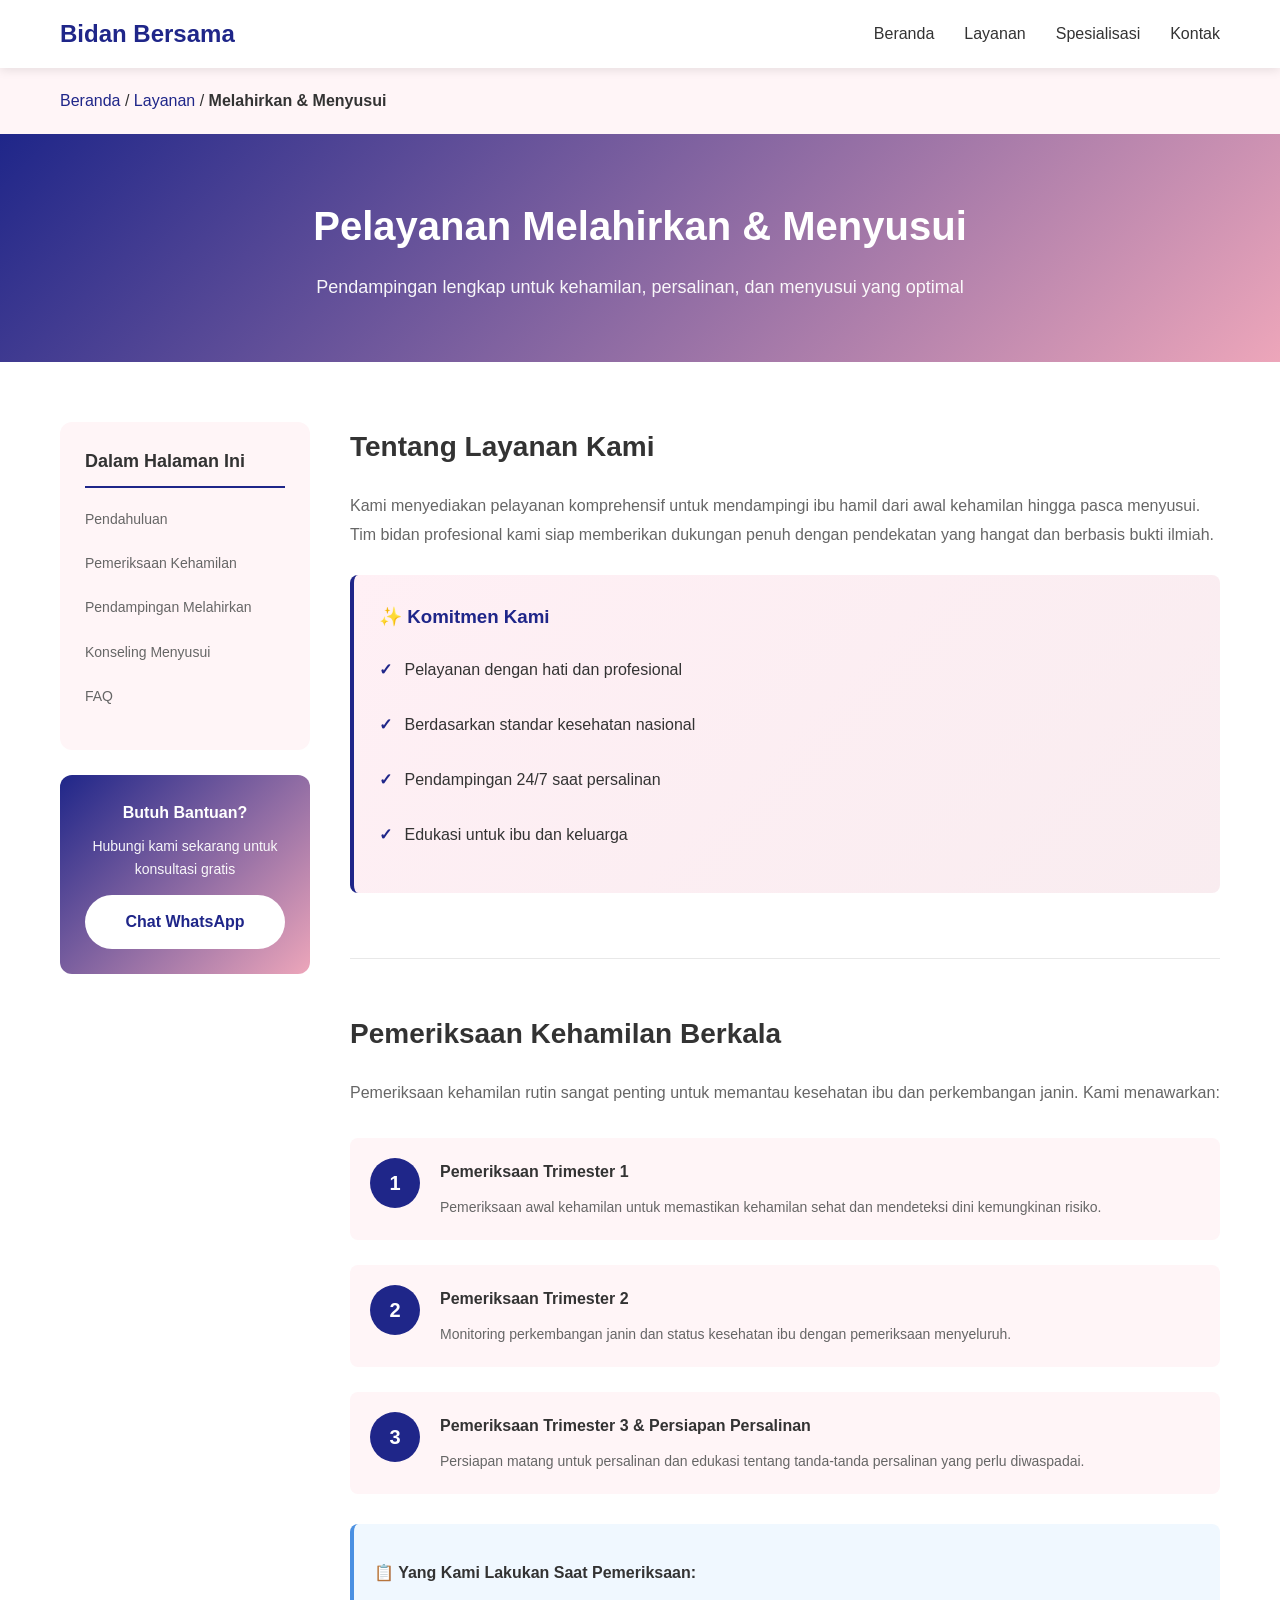
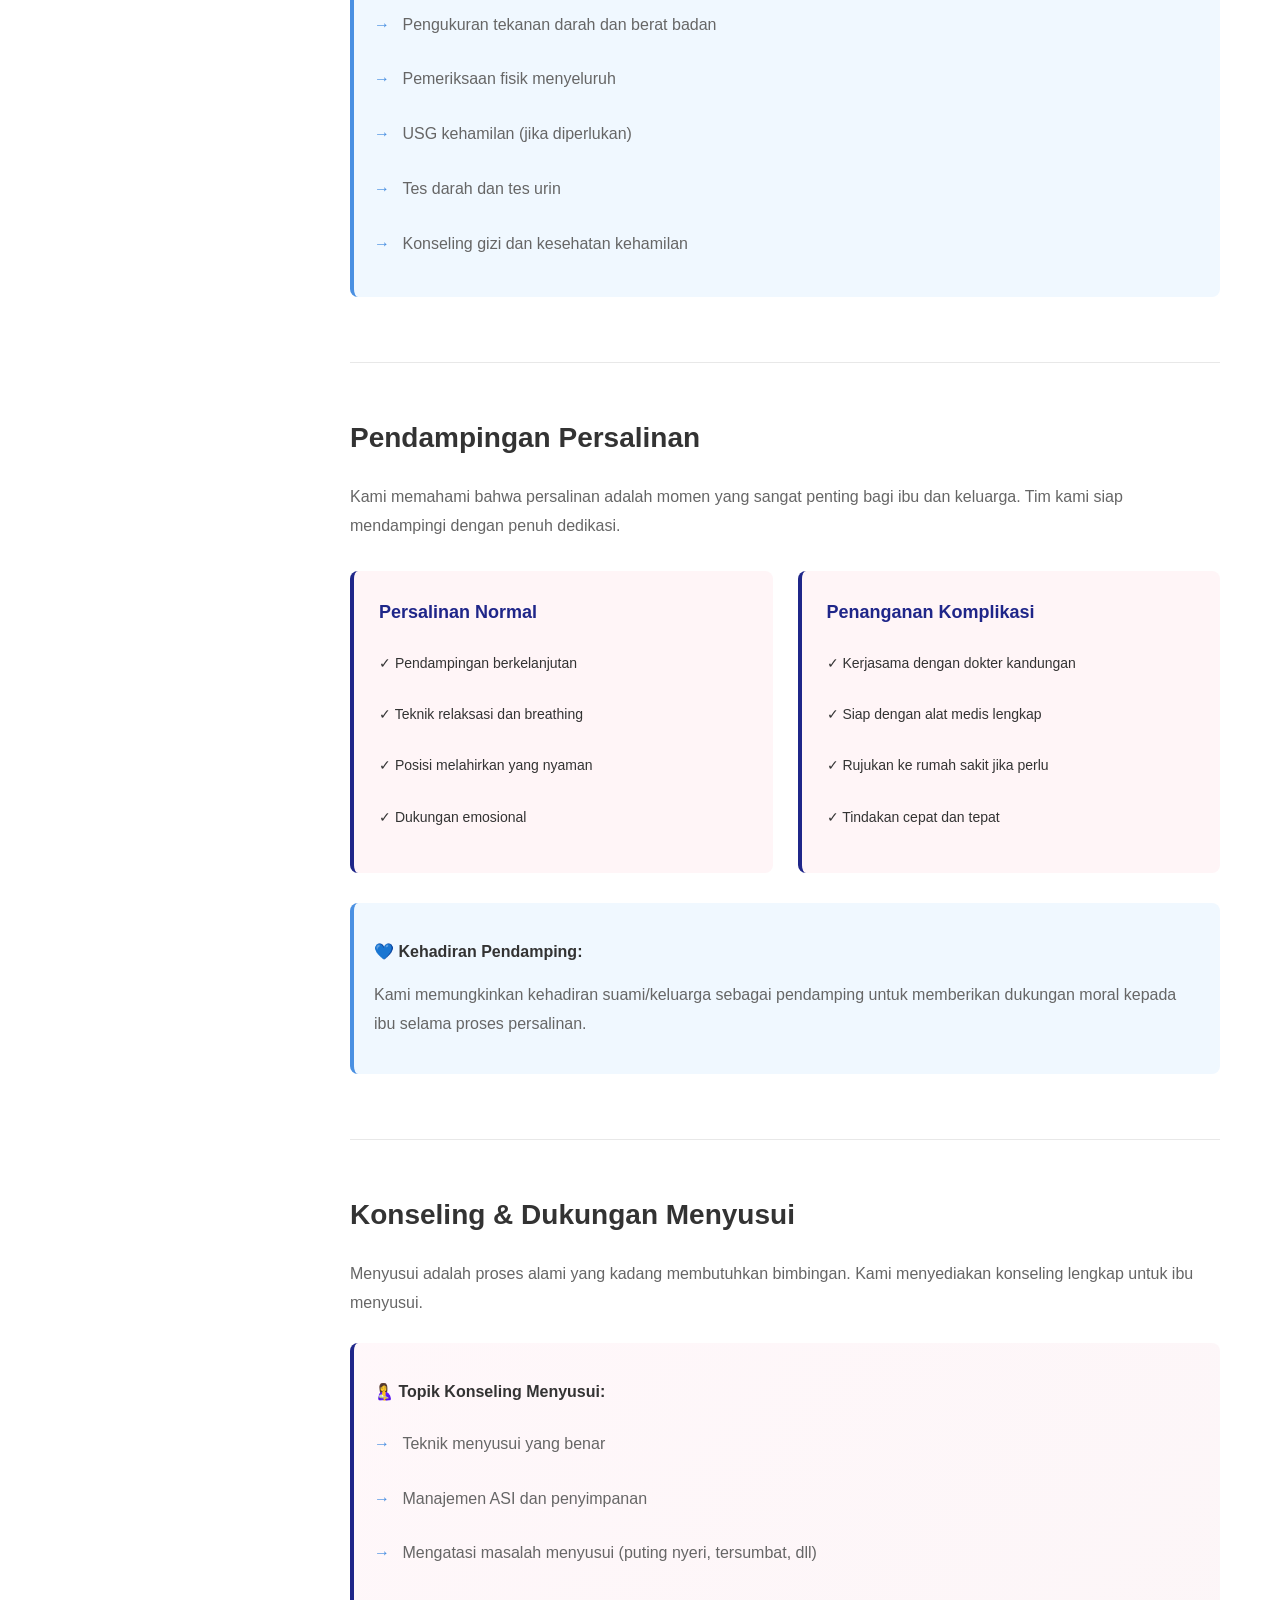
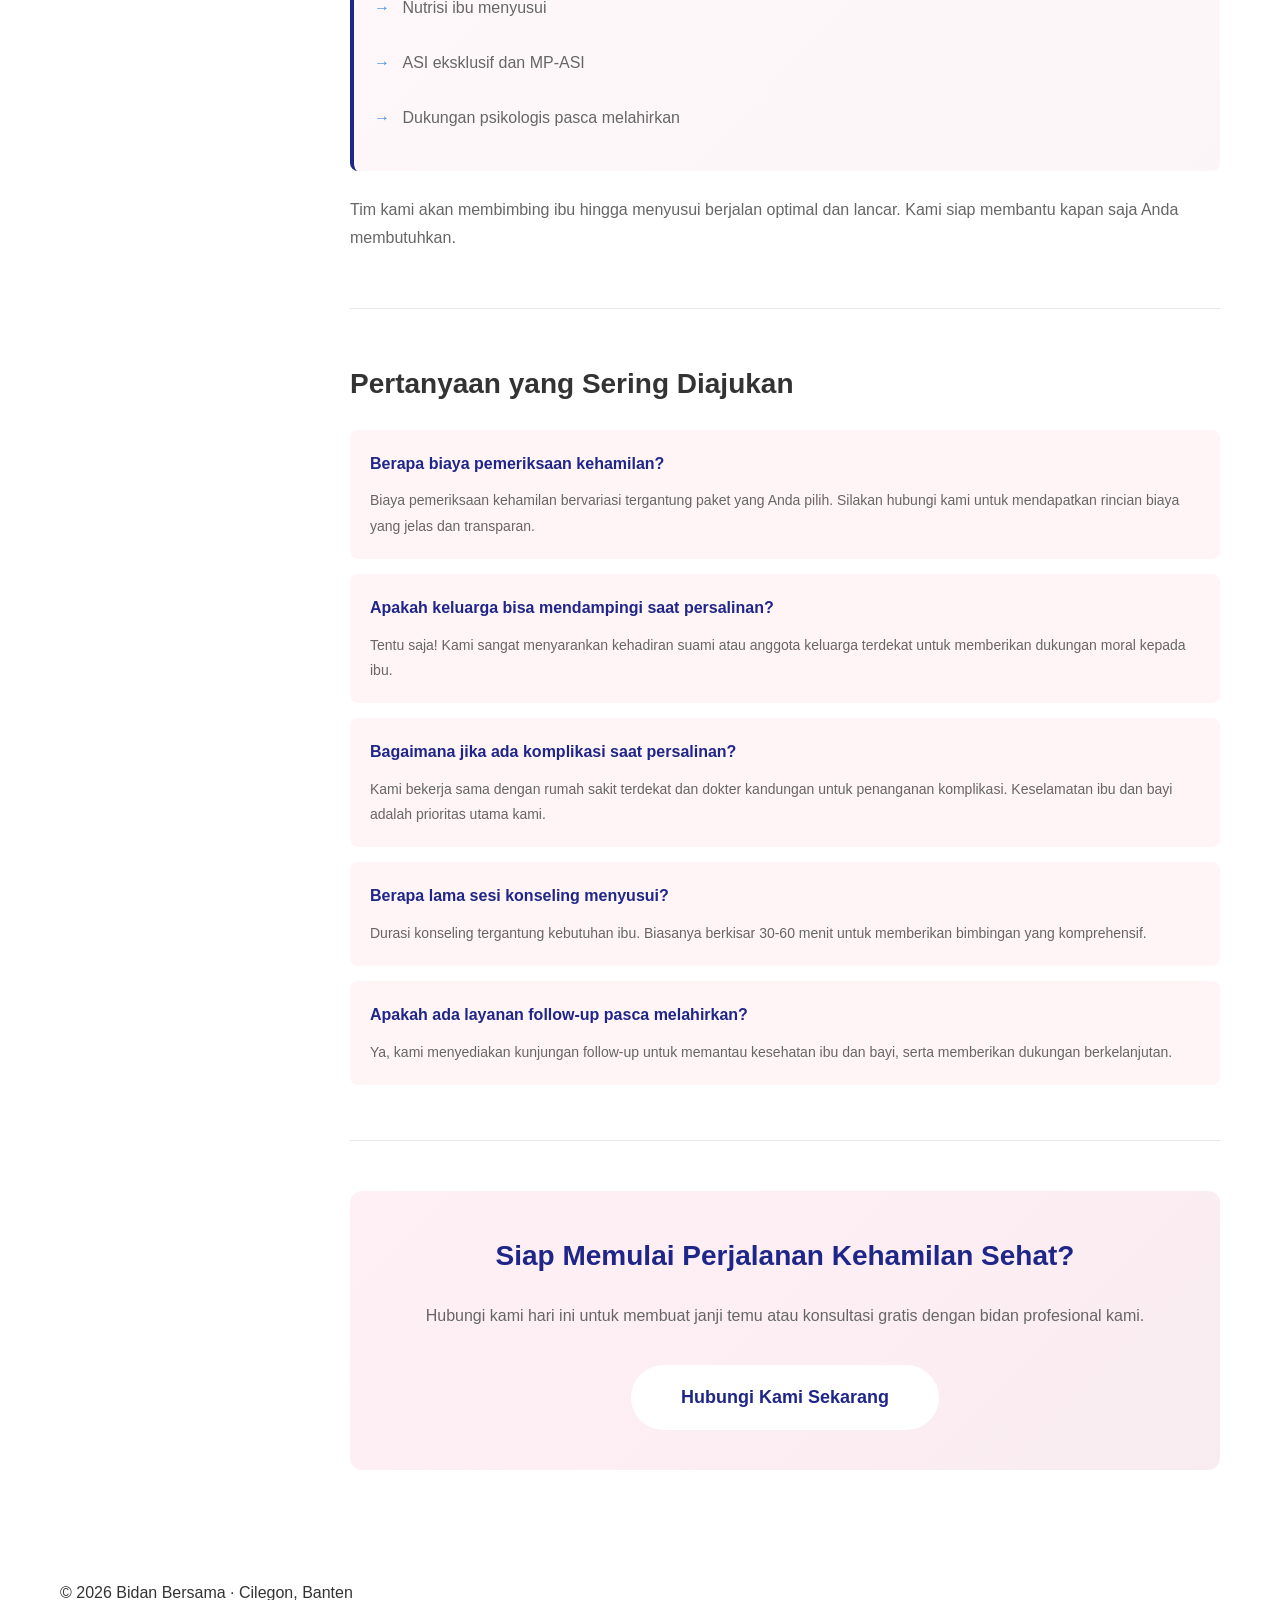
<file: melahirkan-menyusui.html>
<!DOCTYPE html>
<html lang="id">
<head>
    <meta charset="UTF-8">
    <meta name="viewport" content="width=device-width, initial-scale=1.0">
    <title>Melahirkan & Menyusui — Bidan Bersama</title>
    <link rel="stylesheet" href="styles.css">
</head>
<body>
    <!-- Navigation -->
    <nav class="navbar">
        <div class="container">
            <div class="nav-brand">
                <a href="index.html">Bidan Bersama</a>
            </div>
            <div class="nav-toggle" id="navToggle">
                <span></span>
                <span></span>
                <span></span>
            </div>
            <ul class="nav-menu" id="navMenu">
                <li><a href="index.html" class="nav-link">Beranda</a></li>
                <li><a href="index.html#services" class="nav-link">Layanan</a></li>
                <li><a href="#" class="nav-link">Spesialisasi</a>
                    <ul class="submenu">
                        <li><a href="melahirkan-menyusui.html">Melahirkan & Menyusui</a></li>
                        <li><a href="imunisasi.html">Imunisasi Bayi</a></li>
                        <li><a href="mom-baby-care.html">Mom & Baby Care</a></li>
                    </ul>
                </li>
                <li><a href="index.html#contact" class="nav-link">Kontak</a></li>
            </ul>
        </div>
    </nav>

    <!-- Breadcrumb -->
    <section class="breadcrumb-section">
        <div class="container">
            <a href="index.html">Beranda</a> / 
            <a href="index.html#services">Layanan</a> / 
            <span>Melahirkan & Menyusui</span>
        </div>
    </section>

    <!-- Page Header -->
    <section class="page-header">
        <div class="container">
            <h1>Pelayanan Melahirkan & Menyusui</h1>
            <p class="subtitle">Pendampingan lengkap untuk kehamilan, persalinan, dan menyusui yang optimal</p>
        </div>
    </section>

    <!-- Main Content -->
    <section class="service-detail">
        <div class="container">
            <div class="detail-grid">
                <!-- Sidebar -->
                <aside class="sidebar">
                    <div class="sidebar-menu">
                        <h3>Dalam Halaman Ini</h3>
                        <ul>
                            <li><a href="#pendahuluan">Pendahuluan</a></li>
                            <li><a href="#kehamilan">Pemeriksaan Kehamilan</a></li>
                            <li><a href="#melahirkan">Pendampingan Melahirkan</a></li>
                            <li><a href="#menyusui">Konseling Menyusui</a></li>
                            <li><a href="#faq">FAQ</a></li>
                        </ul>
                    </div>
                    <div class="sidebar-contact">
                        <h4>Butuh Bantuan?</h4>
                        <p>Hubungi kami sekarang untuk konsultasi gratis</p>
                        <a href="https://wa.me/6281906271313" class="btn btn-primary" target="_blank">Chat WhatsApp</a>
                    </div>
                </aside>

                <!-- Main Content -->
                <main class="main-content">
                    <!-- Section 1: Pendahuluan -->
                    <section id="pendahuluan" class="content-section">
                        <h2>Tentang Layanan Kami</h2>
                        <p>Kami menyediakan pelayanan komprehensif untuk mendampingi ibu hamil dari awal kehamilan hingga pasca menyusui. Tim bidan profesional kami siap memberikan dukungan penuh dengan pendekatan yang hangat dan berbasis bukti ilmiah.</p>
                        <div class="highlight-box">
                            <h3>✨ Komitmen Kami</h3>
                            <ul>
                                <li>Pelayanan dengan hati dan profesional</li>
                                <li>Berdasarkan standar kesehatan nasional</li>
                                <li>Pendampingan 24/7 saat persalinan</li>
                                <li>Edukasi untuk ibu dan keluarga</li>
                            </ul>
                        </div>
                    </section>

                    <!-- Section 2: Pemeriksaan Kehamilan -->
                    <section id="kehamilan" class="content-section">
                        <h2>Pemeriksaan Kehamilan Berkala</h2>
                        <p>Pemeriksaan kehamilan rutin sangat penting untuk memantau kesehatan ibu dan perkembangan janin. Kami menawarkan:</p>
                        
                        <div class="feature-list">
                            <div class="feature-item">
                                <div class="feature-number">1</div>
                                <div class="feature-content">
                                    <h4>Pemeriksaan Trimester 1</h4>
                                    <p>Pemeriksaan awal kehamilan untuk memastikan kehamilan sehat dan mendeteksi dini kemungkinan risiko.</p>
                                </div>
                            </div>
                            <div class="feature-item">
                                <div class="feature-number">2</div>
                                <div class="feature-content">
                                    <h4>Pemeriksaan Trimester 2</h4>
                                    <p>Monitoring perkembangan janin dan status kesehatan ibu dengan pemeriksaan menyeluruh.</p>
                                </div>
                            </div>
                            <div class="feature-item">
                                <div class="feature-number">3</div>
                                <div class="feature-content">
                                    <h4>Pemeriksaan Trimester 3 & Persiapan Persalinan</h4>
                                    <p>Persiapan matang untuk persalinan dan edukasi tentang tanda-tanda persalinan yang perlu diwaspadai.</p>
                                </div>
                            </div>
                        </div>

                        <div class="info-box">
                            <h4>📋 Yang Kami Lakukan Saat Pemeriksaan:</h4>
                            <ul>
                                <li>Pengukuran tekanan darah dan berat badan</li>
                                <li>Pemeriksaan fisik menyeluruh</li>
                                <li>USG kehamilan (jika diperlukan)</li>
                                <li>Tes darah dan tes urin</li>
                                <li>Konseling gizi dan kesehatan kehamilan</li>
                            </ul>
                        </div>
                    </section>

                    <!-- Section 3: Pendampingan Melahirkan -->
                    <section id="melahirkan" class="content-section">
                        <h2>Pendampingan Persalinan</h2>
                        <p>Kami memahami bahwa persalinan adalah momen yang sangat penting bagi ibu dan keluarga. Tim kami siap mendampingi dengan penuh dedikasi.</p>

                        <div class="services-comparison">
                            <div class="comparison-card">
                                <h4>Persalinan Normal</h4>
                                <ul>
                                    <li>✓ Pendampingan berkelanjutan</li>
                                    <li>✓ Teknik relaksasi dan breathing</li>
                                    <li>✓ Posisi melahirkan yang nyaman</li>
                                    <li>✓ Dukungan emosional</li>
                                </ul>
                            </div>
                            <div class="comparison-card">
                                <h4>Penanganan Komplikasi</h4>
                                <ul>
                                    <li>✓ Kerjasama dengan dokter kandungan</li>
                                    <li>✓ Siap dengan alat medis lengkap</li>
                                    <li>✓ Rujukan ke rumah sakit jika perlu</li>
                                    <li>✓ Tindakan cepat dan tepat</li>
                                </ul>
                            </div>
                        </div>

                        <div class="info-box">
                            <h4>💙 Kehadiran Pendamping:</h4>
                            <p>Kami memungkinkan kehadiran suami/keluarga sebagai pendamping untuk memberikan dukungan moral kepada ibu selama proses persalinan.</p>
                        </div>
                    </section>

                    <!-- Section 4: Konseling Menyusui -->
                    <section id="menyusui" class="content-section">
                        <h2>Konseling & Dukungan Menyusui</h2>
                        <p>Menyusui adalah proses alami yang kadang membutuhkan bimbingan. Kami menyediakan konseling lengkap untuk ibu menyusui.</p>

                        <div class="info-box highlight">
                            <h4>🤱 Topik Konseling Menyusui:</h4>
                            <ul>
                                <li>Teknik menyusui yang benar</li>
                                <li>Manajemen ASI dan penyimpanan</li>
                                <li>Mengatasi masalah menyusui (puting nyeri, tersumbat, dll)</li>
                                <li>Nutrisi ibu menyusui</li>
                                <li>ASI eksklusif dan MP-ASI</li>
                                <li>Dukungan psikologis pasca melahirkan</li>
                            </ul>
                        </div>

                        <p>Tim kami akan membimbing ibu hingga menyusui berjalan optimal dan lancar. Kami siap membantu kapan saja Anda membutuhkan.</p>
                    </section>

                    <!-- Section 5: FAQ -->
                    <section id="faq" class="content-section">
                        <h2>Pertanyaan yang Sering Diajukan</h2>
                        
                        <div class="faq-item">
                            <h4>Berapa biaya pemeriksaan kehamilan?</h4>
                            <p>Biaya pemeriksaan kehamilan bervariasi tergantung paket yang Anda pilih. Silakan hubungi kami untuk mendapatkan rincian biaya yang jelas dan transparan.</p>
                        </div>

                        <div class="faq-item">
                            <h4>Apakah keluarga bisa mendampingi saat persalinan?</h4>
                            <p>Tentu saja! Kami sangat menyarankan kehadiran suami atau anggota keluarga terdekat untuk memberikan dukungan moral kepada ibu.</p>
                        </div>

                        <div class="faq-item">
                            <h4>Bagaimana jika ada komplikasi saat persalinan?</h4>
                            <p>Kami bekerja sama dengan rumah sakit terdekat dan dokter kandungan untuk penanganan komplikasi. Keselamatan ibu dan bayi adalah prioritas utama kami.</p>
                        </div>

                        <div class="faq-item">
                            <h4>Berapa lama sesi konseling menyusui?</h4>
                            <p>Durasi konseling tergantung kebutuhan ibu. Biasanya berkisar 30-60 menit untuk memberikan bimbingan yang komprehensif.</p>
                        </div>

                        <div class="faq-item">
                            <h4>Apakah ada layanan follow-up pasca melahirkan?</h4>
                            <p>Ya, kami menyediakan kunjungan follow-up untuk memantau kesehatan ibu dan bayi, serta memberikan dukungan berkelanjutan.</p>
                        </div>
                    </section>

                    <!-- CTA Section -->
                    <section class="content-section cta-section">
                        <h2>Siap Memulai Perjalanan Kehamilan Sehat?</h2>
                        <p>Hubungi kami hari ini untuk membuat janji temu atau konsultasi gratis dengan bidan profesional kami.</p>
                        <a href="https://wa.me/6281906271313" class="btn btn-primary btn-large" target="_blank">Hubungi Kami Sekarang</a>
                    </section>
                </main>
            </div>
        </div>
    </section>

    <!-- Footer -->
    <footer class="footer">
        <div class="container">
            <p>&copy; 2026 Bidan Bersama · Cilegon, Banten</p>
            <p class="footer-secondary">Klinik Kebidanan Bersertifikat</p>
        </div>
    </footer>

    <script src="script.js"></script>
</body>
</html>
</file>
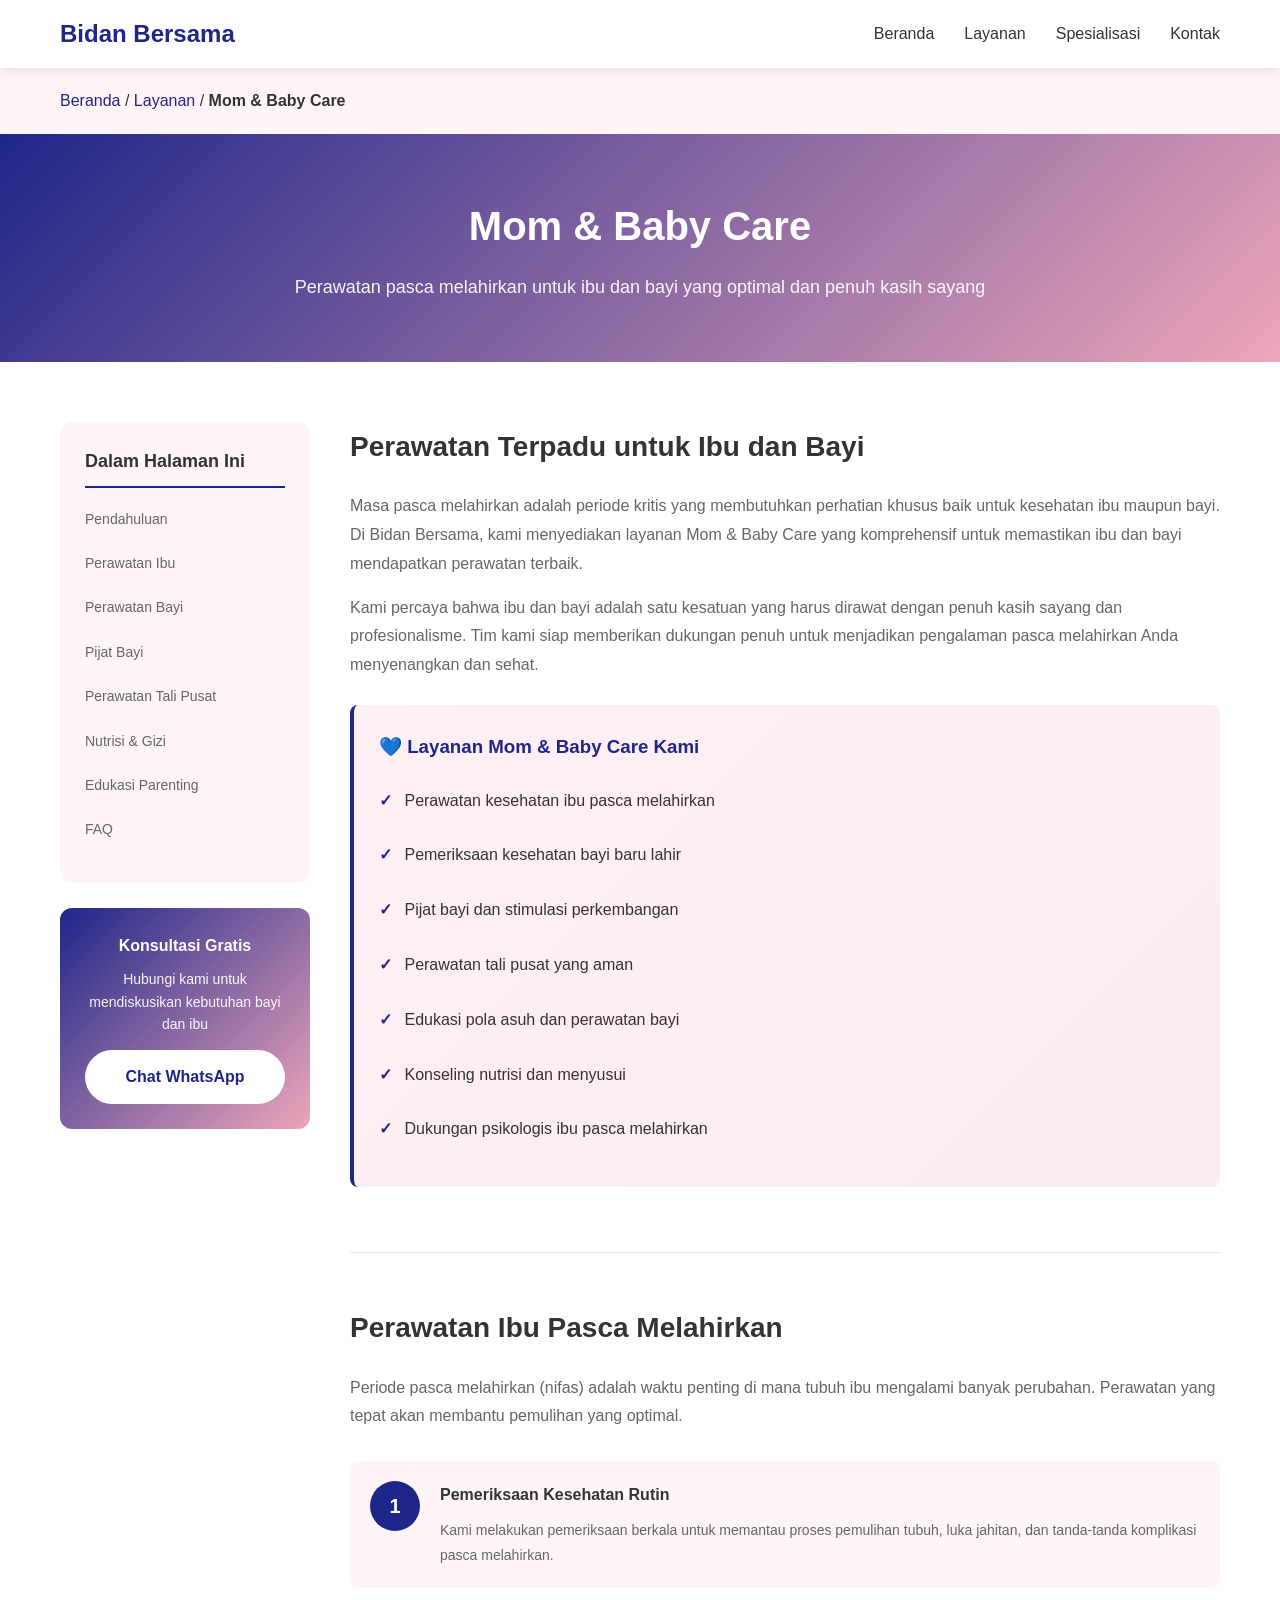
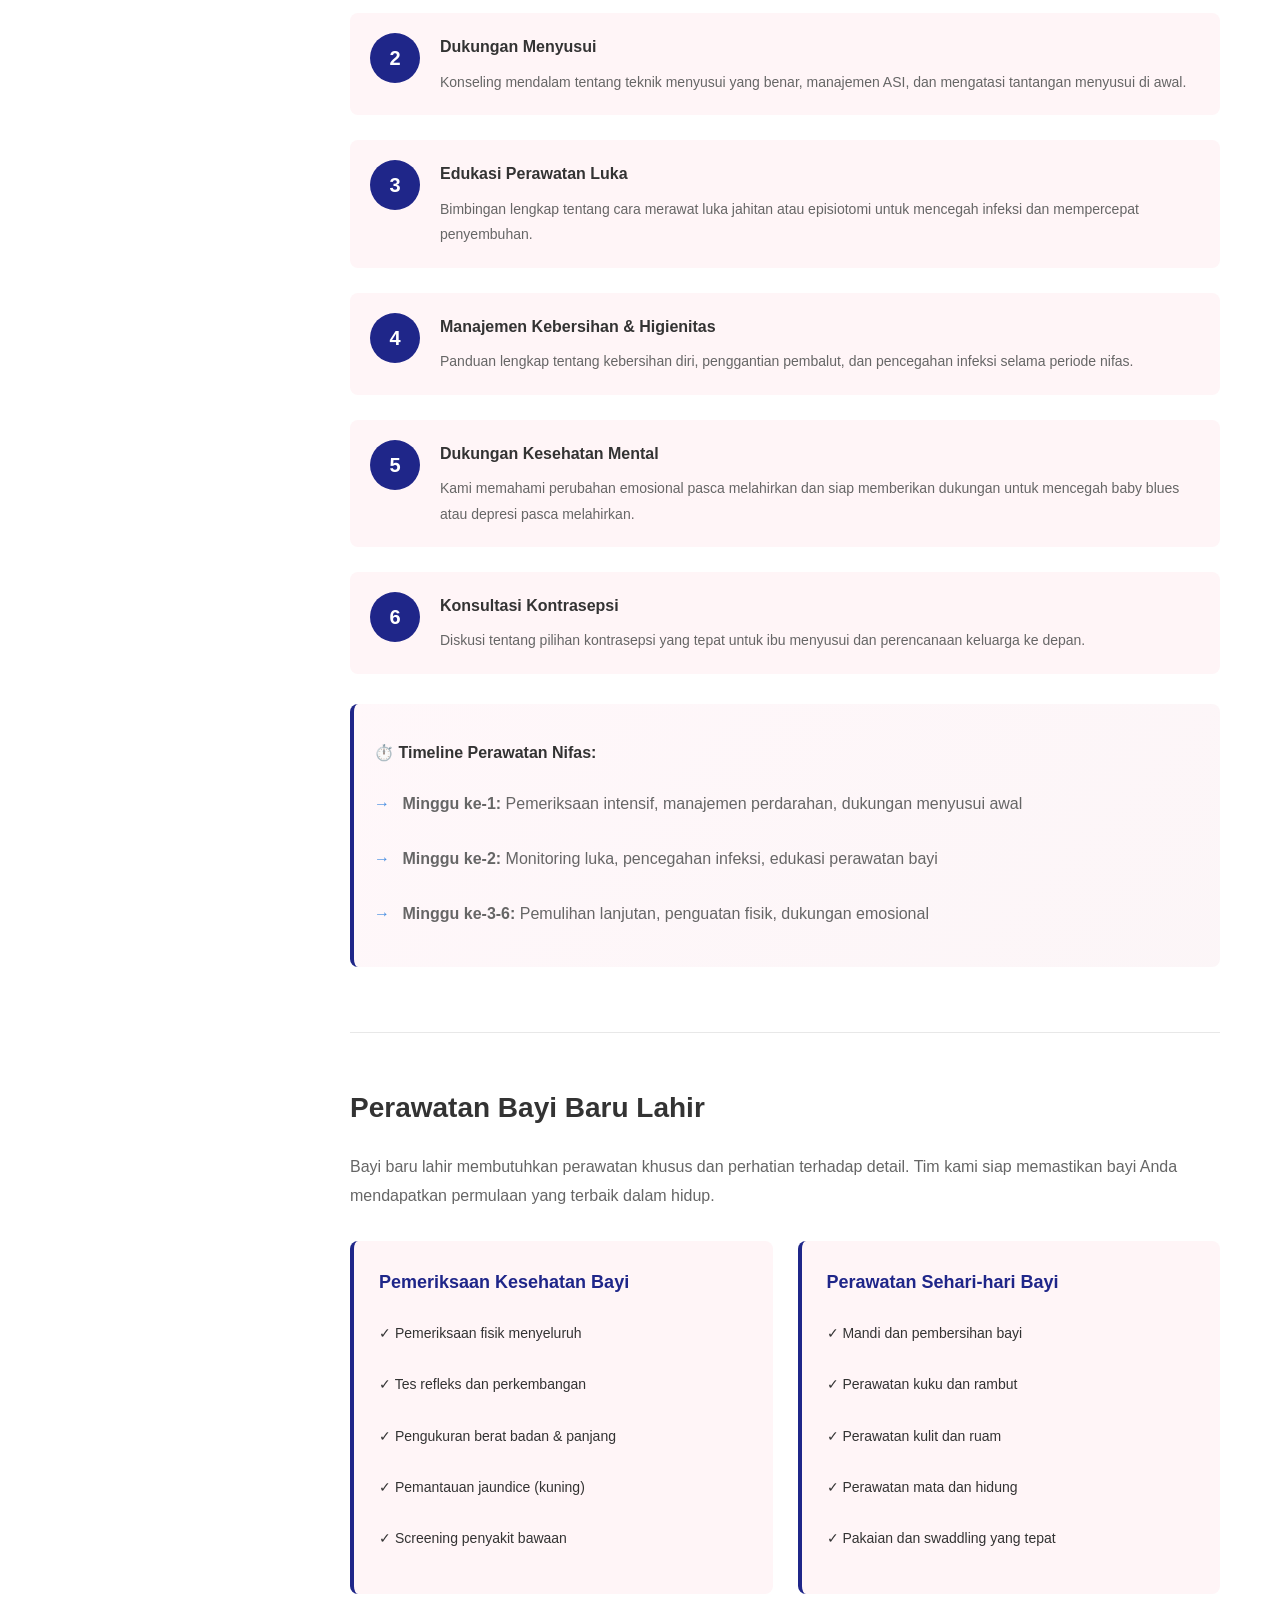
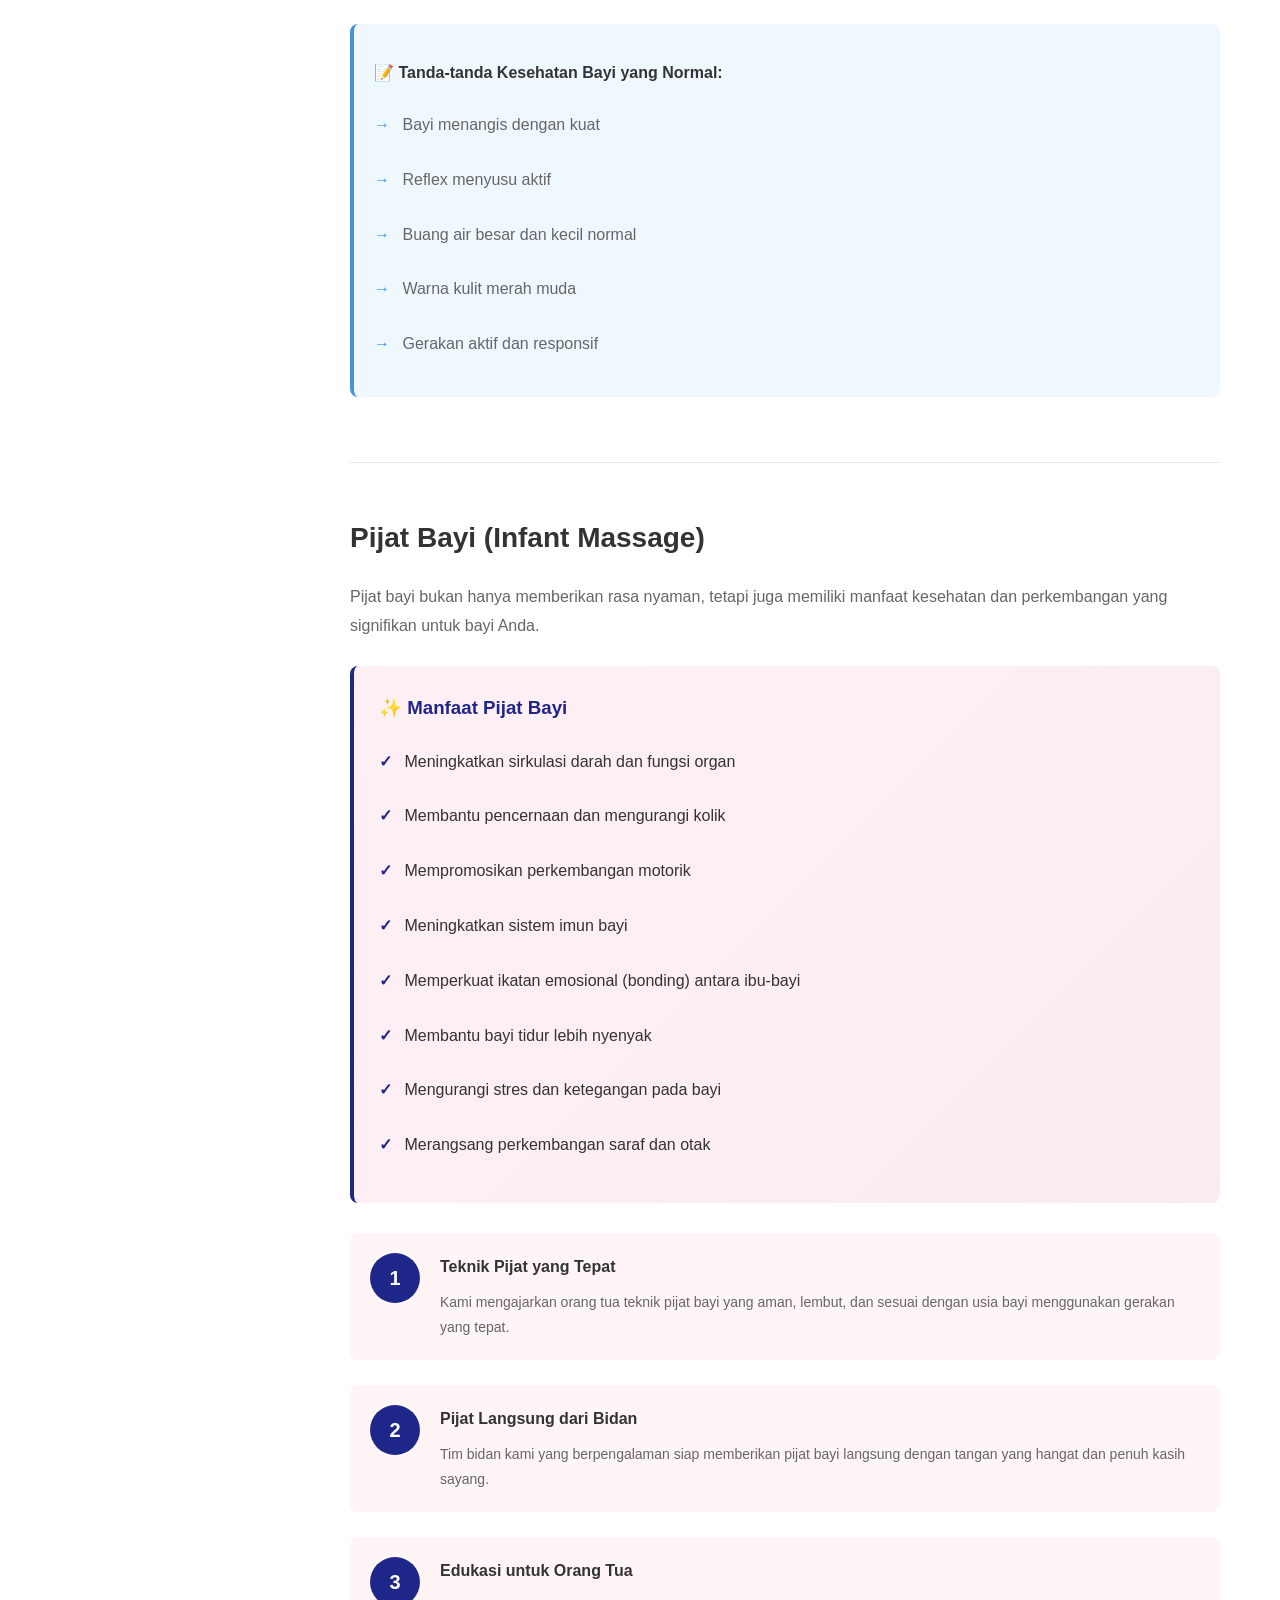
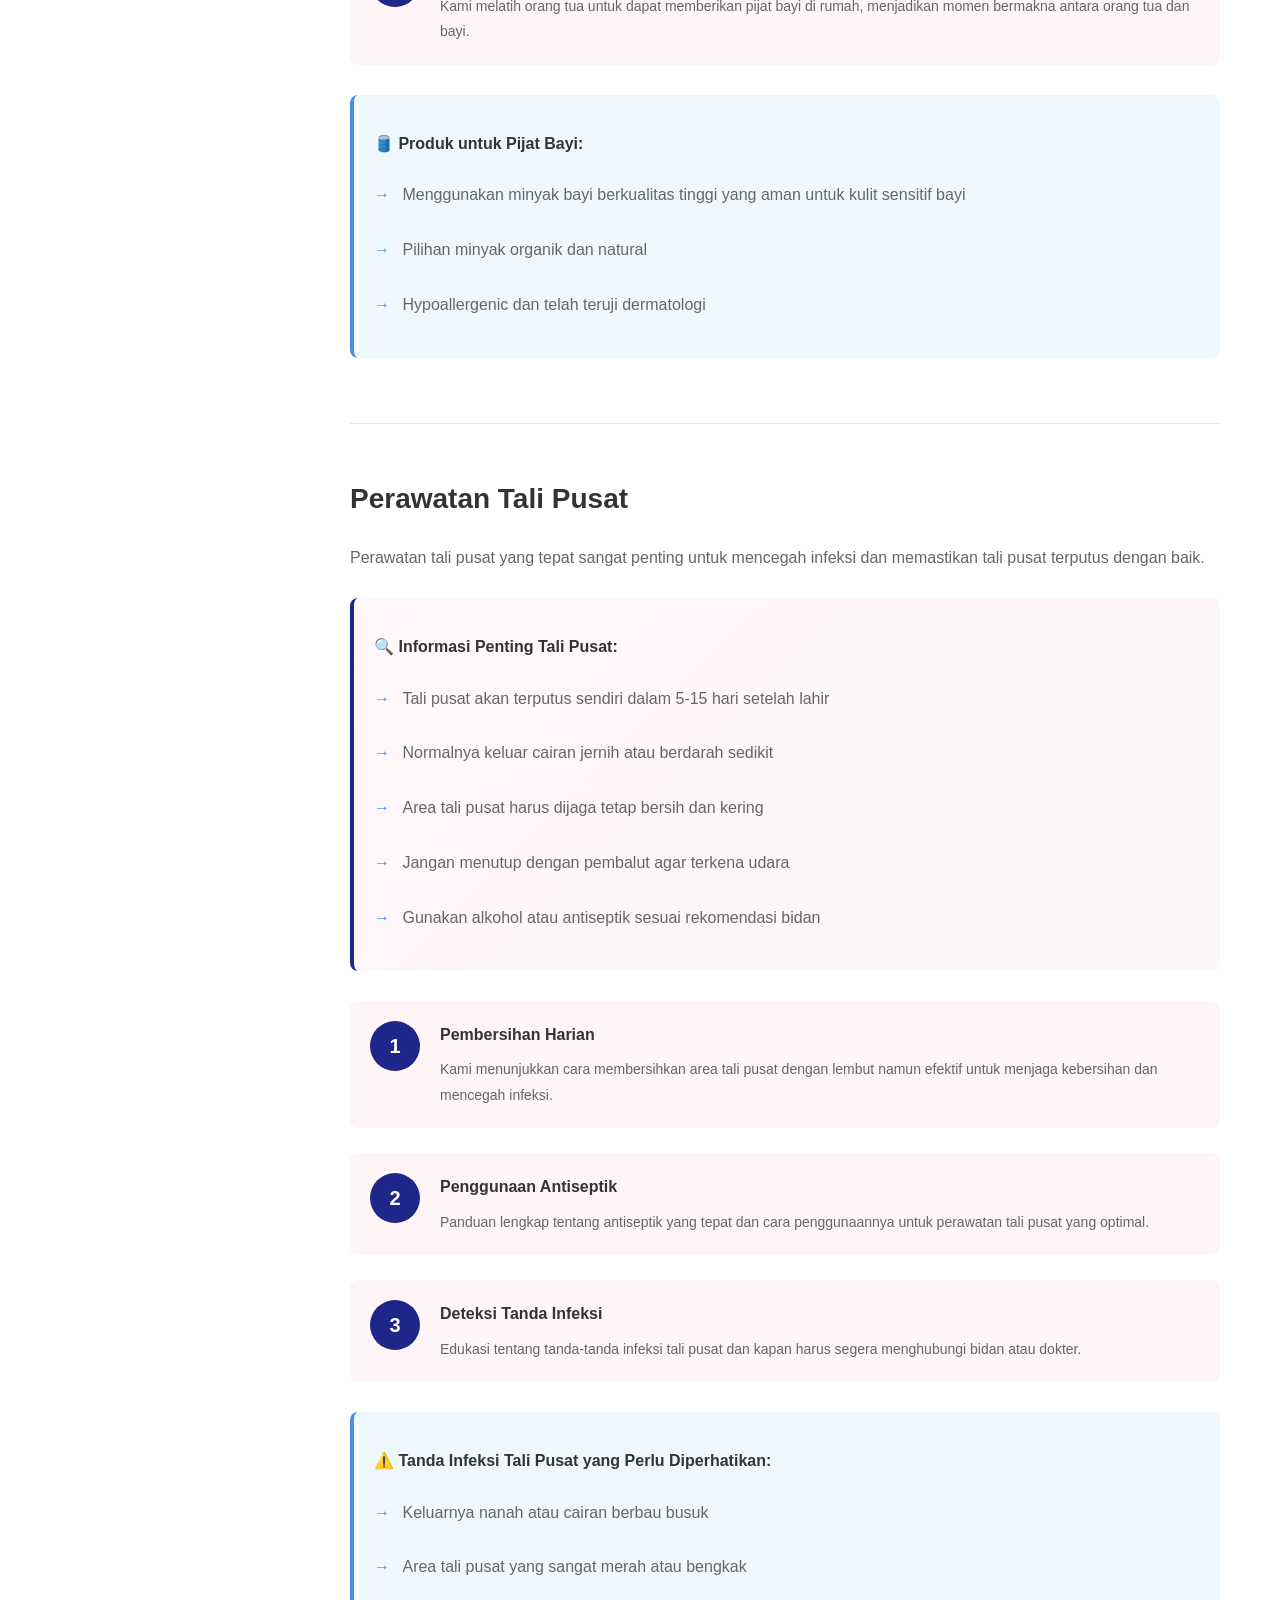
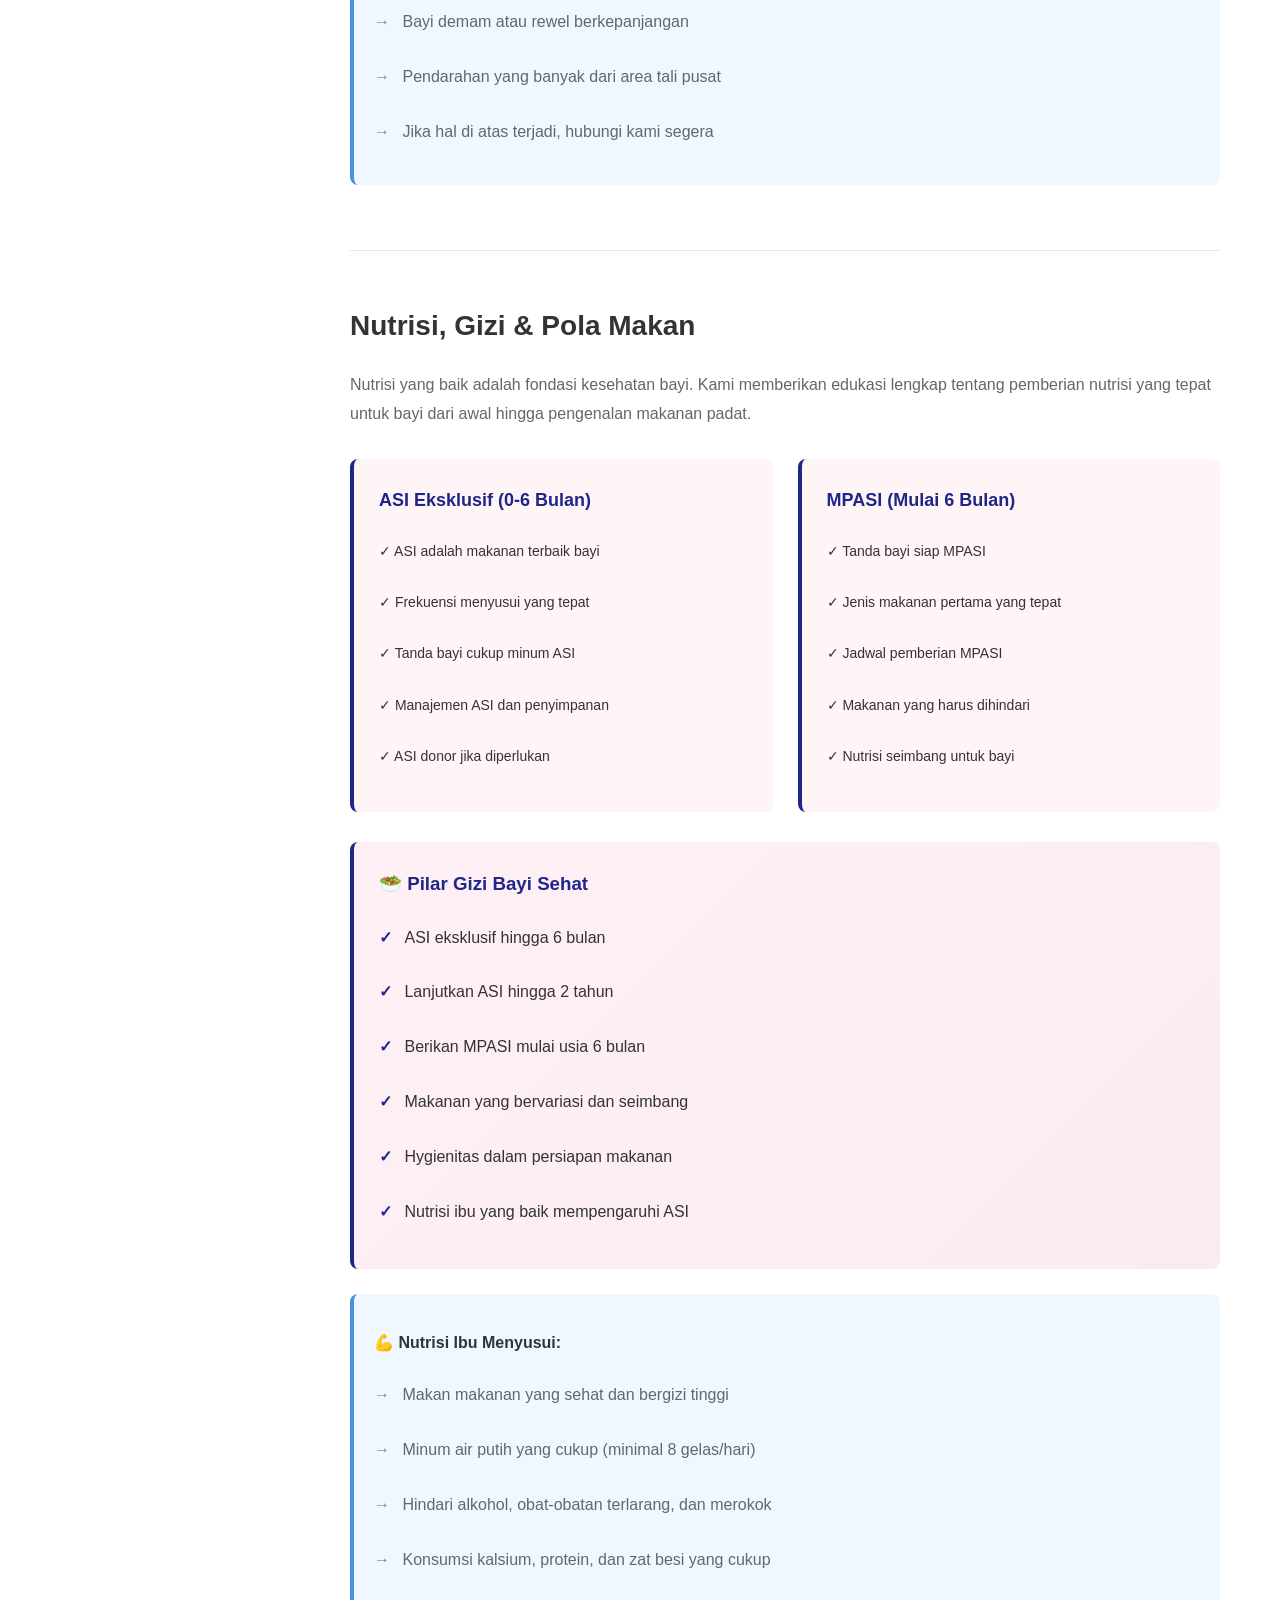
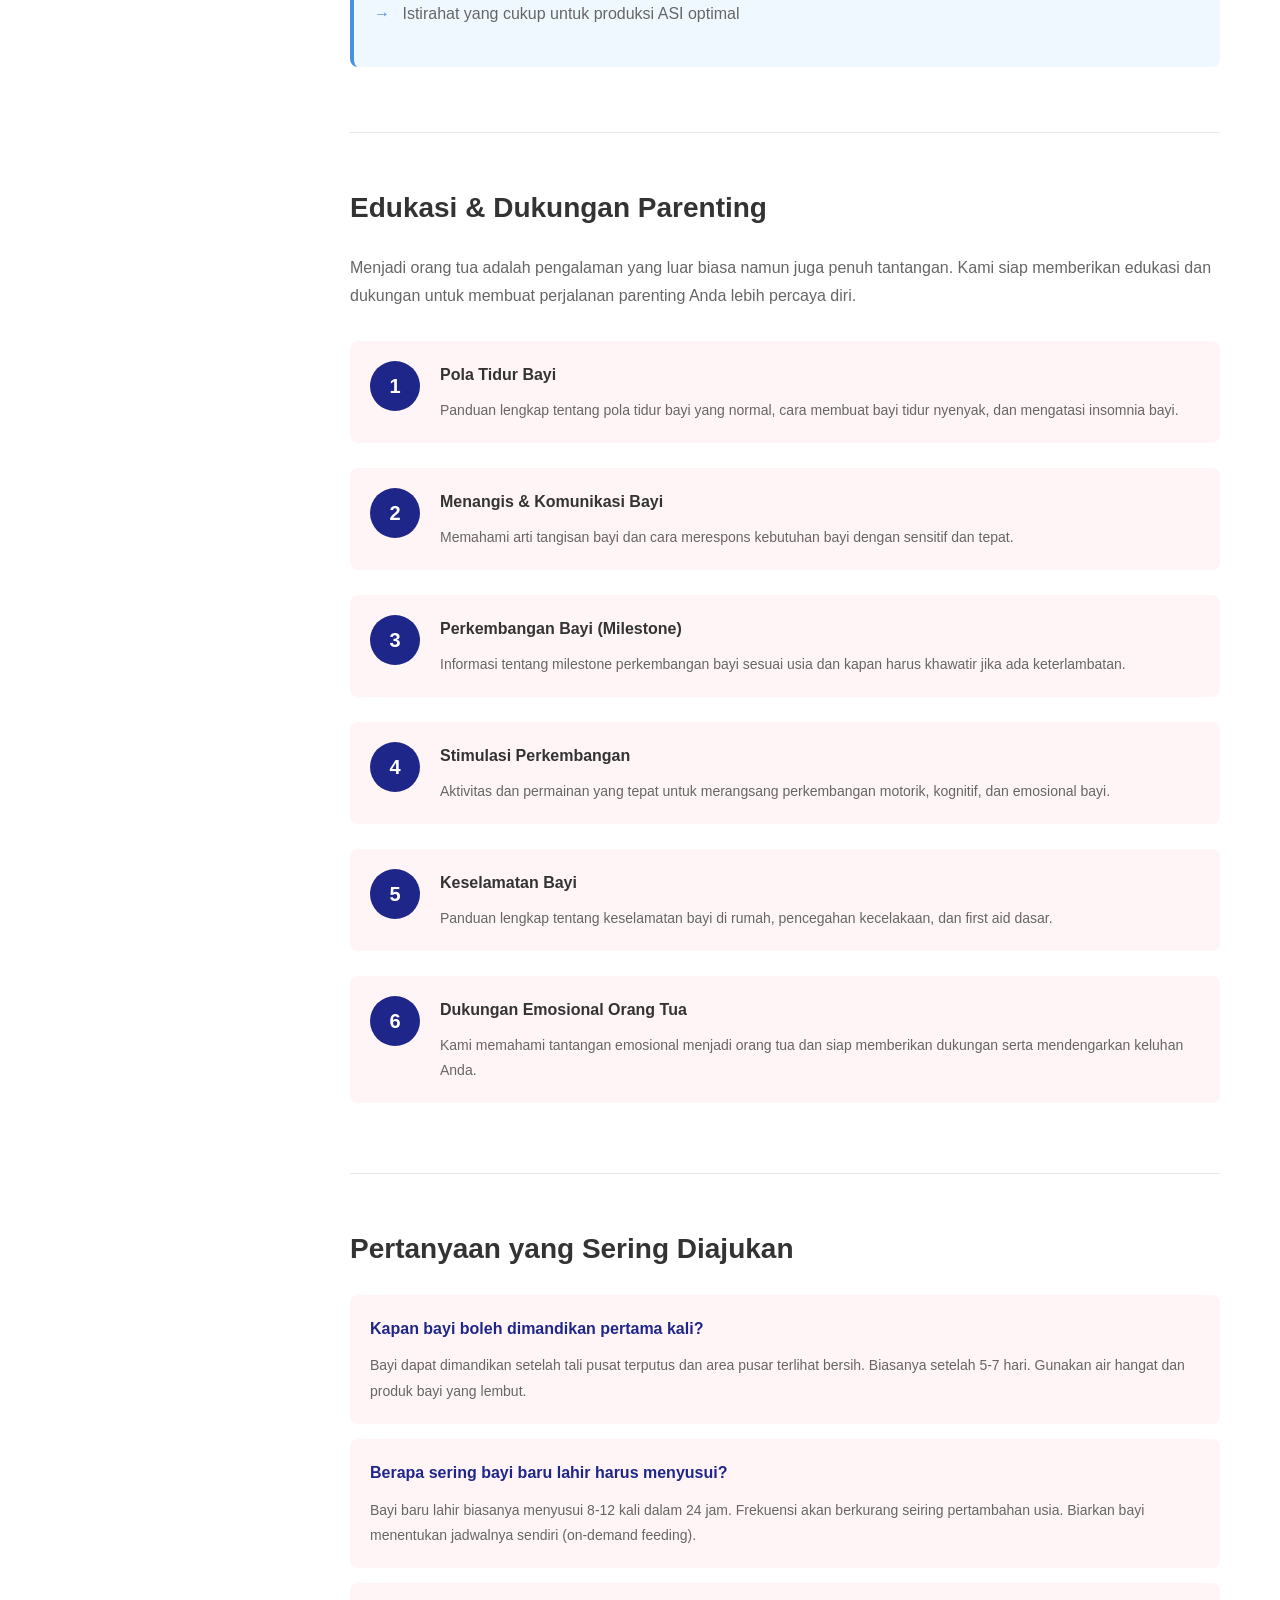
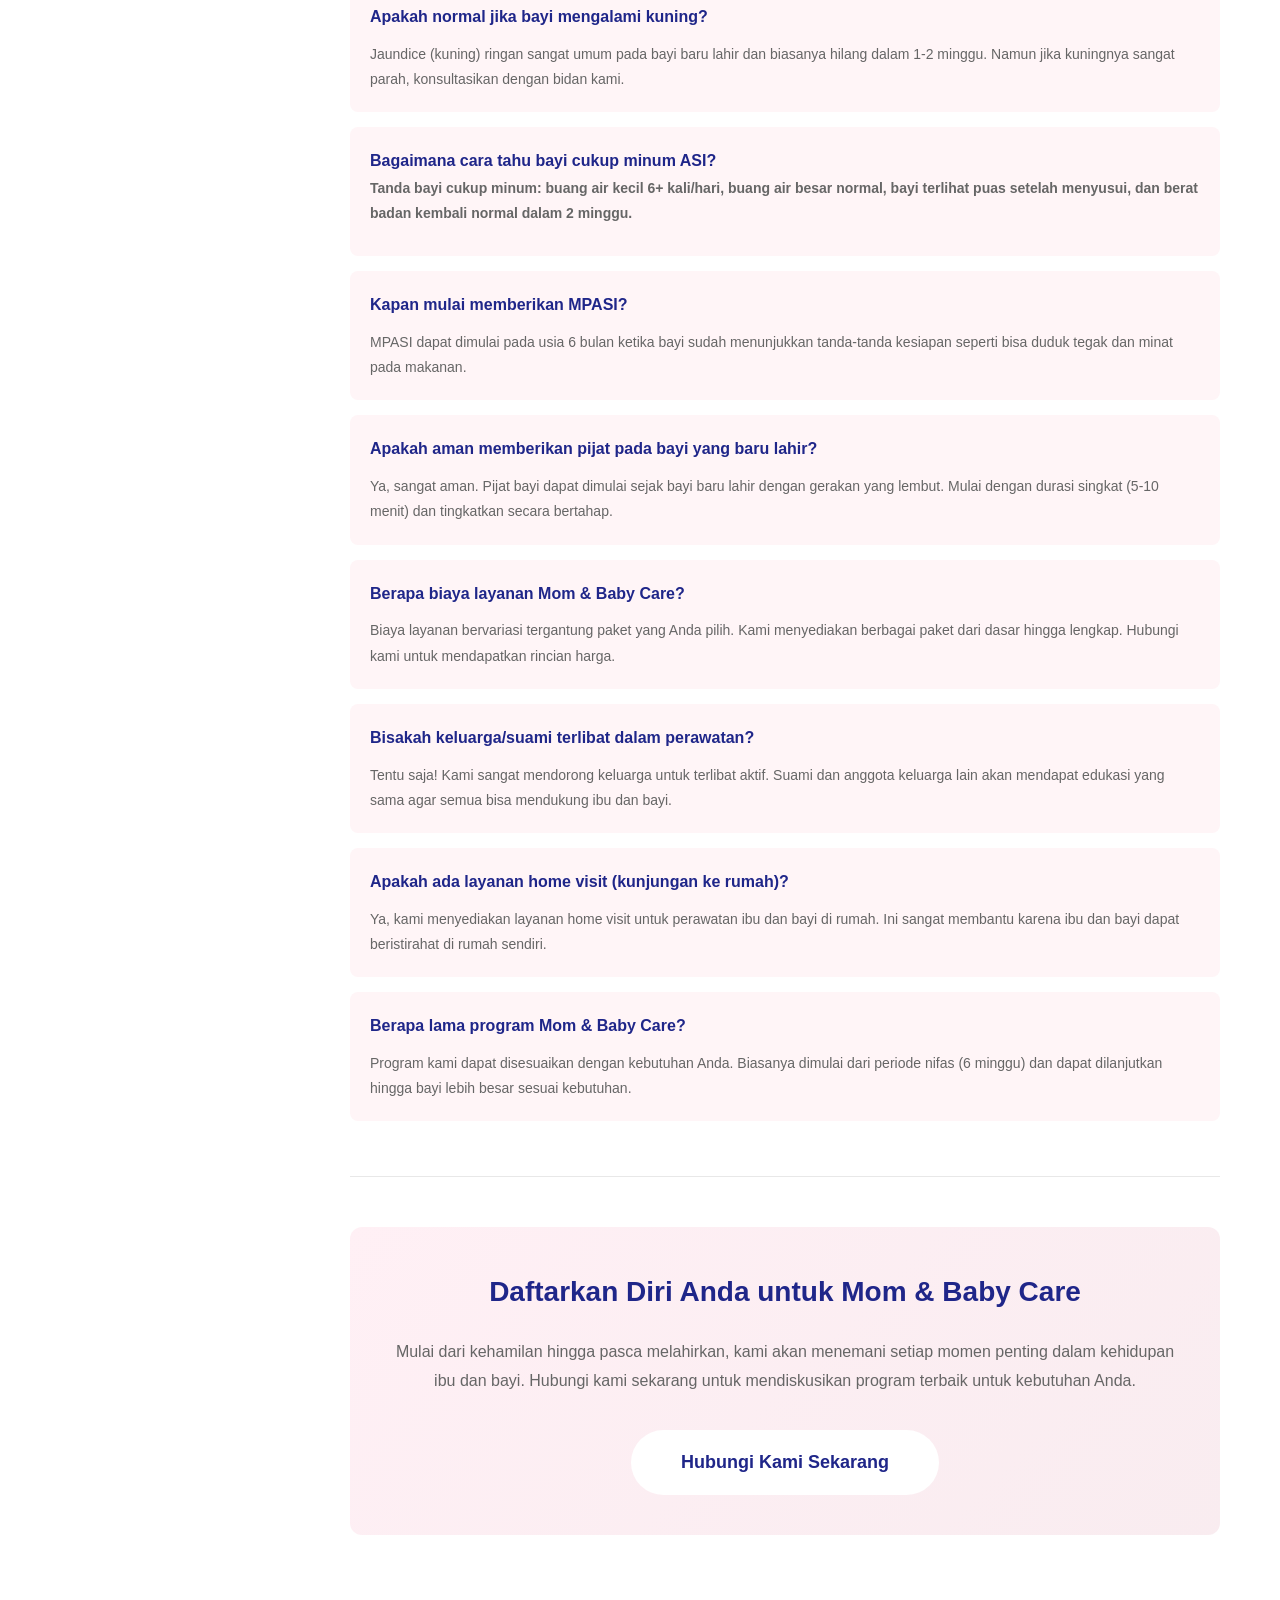
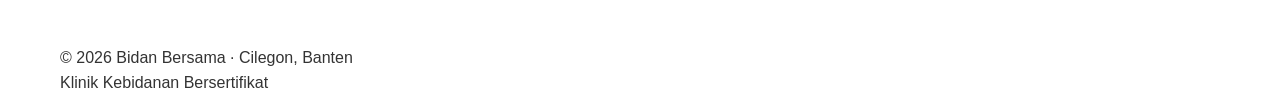
<file: mom-baby-care.html>
<!DOCTYPE html>
<html lang="id">
<head>
    <meta charset="UTF-8">
    <meta name="viewport" content="width=device-width, initial-scale=1.0">
    <title>Mom & Baby Care — Bidan Bersama</title>
    <link rel="stylesheet" href="styles.css">
</head>
<body>
    <!-- Navigation -->
    <nav class="navbar">
        <div class="container">
            <div class="nav-brand">
                <a href="index.html">Bidan Bersama</a>
            </div>
            <div class="nav-toggle" id="navToggle">
                <span></span>
                <span></span>
                <span></span>
            </div>
            <ul class="nav-menu" id="navMenu">
                <li><a href="index.html" class="nav-link">Beranda</a></li>
                <li><a href="index.html#services" class="nav-link">Layanan</a></li>
                <li><a href="#" class="nav-link">Spesialisasi</a>
                    <ul class="submenu">
                        <li><a href="mother.html">Melahirkan & Menyusui</a></li>
                        <li><a href="imunisasi.html">Imunisasi Bayi</a></li>
                        <li><a href="mom-baby-care.html">Mom & Baby Care</a></li>
                        <li><a href="prosedurtes.html">Prosedur & Tes</a></li>
                    </ul>
                </li>
                <li><a href="index.html#contact" class="nav-link">Kontak</a></li>
            </ul>
        </div>
    </nav>

    <!-- Breadcrumb -->
    <section class="breadcrumb-section">
        <div class="container">
            <a href="index.html">Beranda</a> / 
            <a href="index.html#services">Layanan</a> / 
            <span>Mom & Baby Care</span>
        </div>
    </section>

    <!-- Page Header -->
    <section class="page-header">
        <div class="container">
            <h1>Mom & Baby Care</h1>
            <p class="subtitle">Perawatan pasca melahirkan untuk ibu dan bayi yang optimal dan penuh kasih sayang</p>
        </div>
    </section>

    <!-- Main Content -->
    <section class="service-detail">
        <div class="container">
            <div class="detail-grid">
                <!-- Sidebar -->
                <aside class="sidebar">
                    <div class="sidebar-menu">
                        <h3>Dalam Halaman Ini</h3>
                        <ul>
                            <li><a href="#pendahuluan">Pendahuluan</a></li>
                            <li><a href="#perawatan-ibu">Perawatan Ibu</a></li>
                            <li><a href="#perawatan-bayi">Perawatan Bayi</a></li>
                            <li><a href="#pijat-bayi">Pijat Bayi</a></li>
                            <li><a href="#tali-pusat">Perawatan Tali Pusat</a></li>
                            <li><a href="#nutrisi">Nutrisi & Gizi</a></li>
                            <li><a href="#edukasi">Edukasi Parenting</a></li>
                            <li><a href="#faq">FAQ</a></li>
                        </ul>
                    </div>
                    <div class="sidebar-contact">
                        <h4>Konsultasi Gratis</h4>
                        <p>Hubungi kami untuk mendiskusikan kebutuhan bayi dan ibu</p>
                        <a href="https://wa.me/6281906271313" class="btn btn-primary" target="_blank">Chat WhatsApp</a>
                    </div>
                </aside>

                <!-- Main Content -->
                <main class="main-content">
                    <!-- Section 1: Pendahuluan -->
                    <section id="pendahuluan" class="content-section">
                        <h2>Perawatan Terpadu untuk Ibu dan Bayi</h2>
                        <p>Masa pasca melahirkan adalah periode kritis yang membutuhkan perhatian khusus baik untuk kesehatan ibu maupun bayi. Di Bidan Bersama, kami menyediakan layanan Mom & Baby Care yang komprehensif untuk memastikan ibu dan bayi mendapatkan perawatan terbaik.</p>
                        <p>Kami percaya bahwa ibu dan bayi adalah satu kesatuan yang harus dirawat dengan penuh kasih sayang dan profesionalisme. Tim kami siap memberikan dukungan penuh untuk menjadikan pengalaman pasca melahirkan Anda menyenangkan dan sehat.</p>

                        <div class="highlight-box">
                            <h3>💙 Layanan Mom & Baby Care Kami</h3>
                            <ul>
                                <li>Perawatan kesehatan ibu pasca melahirkan</li>
                                <li>Pemeriksaan kesehatan bayi baru lahir</li>
                                <li>Pijat bayi dan stimulasi perkembangan</li>
                                <li>Perawatan tali pusat yang aman</li>
                                <li>Edukasi pola asuh dan perawatan bayi</li>
                                <li>Konseling nutrisi dan menyusui</li>
                                <li>Dukungan psikologis ibu pasca melahirkan</li>
                            </ul>
                        </div>
                    </section>

                    <!-- Section 2: Perawatan Ibu -->
                    <section id="perawatan-ibu" class="content-section">
                        <h2>Perawatan Ibu Pasca Melahirkan</h2>
                        <p>Periode pasca melahirkan (nifas) adalah waktu penting di mana tubuh ibu mengalami banyak perubahan. Perawatan yang tepat akan membantu pemulihan yang optimal.</p>

                        <div class="feature-list">
                            <div class="feature-item">
                                <div class="feature-number">1</div>
                                <div class="feature-content">
                                    <h4>Pemeriksaan Kesehatan Rutin</h4>
                                    <p>Kami melakukan pemeriksaan berkala untuk memantau proses pemulihan tubuh, luka jahitan, dan tanda-tanda komplikasi pasca melahirkan.</p>
                                </div>
                            </div>
                            <div class="feature-item">
                                <div class="feature-number">2</div>
                                <div class="feature-content">
                                    <h4>Dukungan Menyusui</h4>
                                    <p>Konseling mendalam tentang teknik menyusui yang benar, manajemen ASI, dan mengatasi tantangan menyusui di awal.</p>
                                </div>
                            </div>
                            <div class="feature-item">
                                <div class="feature-number">3</div>
                                <div class="feature-content">
                                    <h4>Edukasi Perawatan Luka</h4>
                                    <p>Bimbingan lengkap tentang cara merawat luka jahitan atau episiotomi untuk mencegah infeksi dan mempercepat penyembuhan.</p>
                                </div>
                            </div>
                            <div class="feature-item">
                                <div class="feature-number">4</div>
                                <div class="feature-content">
                                    <h4>Manajemen Kebersihan & Higienitas</h4>
                                    <p>Panduan lengkap tentang kebersihan diri, penggantian pembalut, dan pencegahan infeksi selama periode nifas.</p>
                                </div>
                            </div>
                            <div class="feature-item">
                                <div class="feature-number">5</div>
                                <div class="feature-content">
                                    <h4>Dukungan Kesehatan Mental</h4>
                                    <p>Kami memahami perubahan emosional pasca melahirkan dan siap memberikan dukungan untuk mencegah baby blues atau depresi pasca melahirkan.</p>
                                </div>
                            </div>
                            <div class="feature-item">
                                <div class="feature-number">6</div>
                                <div class="feature-content">
                                    <h4>Konsultasi Kontrasepsi</h4>
                                    <p>Diskusi tentang pilihan kontrasepsi yang tepat untuk ibu menyusui dan perencanaan keluarga ke depan.</p>
                                </div>
                            </div>
                        </div>

                        <div class="info-box highlight">
                            <h4>⏱️ Timeline Perawatan Nifas:</h4>
                            <ul>
                                <li><strong>Minggu ke-1:</strong> Pemeriksaan intensif, manajemen perdarahan, dukungan menyusui awal</li>
                                <li><strong>Minggu ke-2:</strong> Monitoring luka, pencegahan infeksi, edukasi perawatan bayi</li>
                                <li><strong>Minggu ke-3-6:</strong> Pemulihan lanjutan, penguatan fisik, dukungan emosional</li>
                            </ul>
                        </div>
                    </section>

                    <!-- Section 3: Perawatan Bayi -->
                    <section id="perawatan-bayi" class="content-section">
                        <h2>Perawatan Bayi Baru Lahir</h2>
                        <p>Bayi baru lahir membutuhkan perawatan khusus dan perhatian terhadap detail. Tim kami siap memastikan bayi Anda mendapatkan permulaan yang terbaik dalam hidup.</p>

                        <div class="services-comparison">
                            <div class="comparison-card">
                                <h4>Pemeriksaan Kesehatan Bayi</h4>
                                <ul>
                                    <li>✓ Pemeriksaan fisik menyeluruh</li>
                                    <li>✓ Tes refleks dan perkembangan</li>
                                    <li>✓ Pengukuran berat badan & panjang</li>
                                    <li>✓ Pemantauan jaundice (kuning)</li>
                                    <li>✓ Screening penyakit bawaan</li>
                                </ul>
                            </div>
                            <div class="comparison-card">
                                <h4>Perawatan Sehari-hari Bayi</h4>
                                <ul>
                                    <li>✓ Mandi dan pembersihan bayi</li>
                                    <li>✓ Perawatan kuku dan rambut</li>
                                    <li>✓ Perawatan kulit dan ruam</li>
                                    <li>✓ Perawatan mata dan hidung</li>
                                    <li>✓ Pakaian dan swaddling yang tepat</li>
                                </ul>
                            </div>
                        </div>

                        <div class="info-box">
                            <h4>📝 Tanda-tanda Kesehatan Bayi yang Normal:</h4>
                            <ul>
                                <li>Bayi menangis dengan kuat</li>
                                <li>Reflex menyusu aktif</li>
                                <li>Buang air besar dan kecil normal</li>
                                <li>Warna kulit merah muda</li>
                                <li>Gerakan aktif dan responsif</li>
                            </ul>
                        </div>
                    </section>

                    <!-- Section 4: Pijat Bayi -->
                    <section id="pijat-bayi" class="content-section">
                        <h2>Pijat Bayi (Infant Massage)</h2>
                        <p>Pijat bayi bukan hanya memberikan rasa nyaman, tetapi juga memiliki manfaat kesehatan dan perkembangan yang signifikan untuk bayi Anda.</p>

                        <div class="highlight-box">
                            <h3>✨ Manfaat Pijat Bayi</h3>
                            <ul>
                                <li>Meningkatkan sirkulasi darah dan fungsi organ</li>
                                <li>Membantu pencernaan dan mengurangi kolik</li>
                                <li>Mempromosikan perkembangan motorik</li>
                                <li>Meningkatkan sistem imun bayi</li>
                                <li>Memperkuat ikatan emosional (bonding) antara ibu-bayi</li>
                                <li>Membantu bayi tidur lebih nyenyak</li>
                                <li>Mengurangi stres dan ketegangan pada bayi</li>
                                <li>Merangsang perkembangan saraf dan otak</li>
                            </ul>
                        </div>

                        <div class="feature-list">
                            <div class="feature-item">
                                <div class="feature-number">1</div>
                                <div class="feature-content">
                                    <h4>Teknik Pijat yang Tepat</h4>
                                    <p>Kami mengajarkan orang tua teknik pijat bayi yang aman, lembut, dan sesuai dengan usia bayi menggunakan gerakan yang tepat.</p>
                                </div>
                            </div>
                            <div class="feature-item">
                                <div class="feature-number">2</div>
                                <div class="feature-content">
                                    <h4>Pijat Langsung dari Bidan</h4>
                                    <p>Tim bidan kami yang berpengalaman siap memberikan pijat bayi langsung dengan tangan yang hangat dan penuh kasih sayang.</p>
                                </div>
                            </div>
                            <div class="feature-item">
                                <div class="feature-number">3</div>
                                <div class="feature-content">
                                    <h4>Edukasi untuk Orang Tua</h4>
                                    <p>Kami melatih orang tua untuk dapat memberikan pijat bayi di rumah, menjadikan momen bermakna antara orang tua dan bayi.</p>
                                </div>
                            </div>
                        </div>

                        <div class="info-box">
                            <h4>🛢️ Produk untuk Pijat Bayi:</h4>
                            <ul>
                                <li>Menggunakan minyak bayi berkualitas tinggi yang aman untuk kulit sensitif bayi</li>
                                <li>Pilihan minyak organik dan natural</li>
                                <li>Hypoallergenic dan telah teruji dermatologi</li>
                            </ul>
                        </div>
                    </section>

                    <!-- Section 5: Tali Pusat -->
                    <section id="tali-pusat" class="content-section">
                        <h2>Perawatan Tali Pusat</h2>
                        <p>Perawatan tali pusat yang tepat sangat penting untuk mencegah infeksi dan memastikan tali pusat terputus dengan baik.</p>

                        <div class="info-box highlight">
                            <h4>🔍 Informasi Penting Tali Pusat:</h4>
                            <ul>
                                <li>Tali pusat akan terputus sendiri dalam 5-15 hari setelah lahir</li>
                                <li>Normalnya keluar cairan jernih atau berdarah sedikit</li>
                                <li>Area tali pusat harus dijaga tetap bersih dan kering</li>
                                <li>Jangan menutup dengan pembalut agar terkena udara</li>
                                <li>Gunakan alkohol atau antiseptik sesuai rekomendasi bidan</li>
                            </ul>
                        </div>

                        <div class="feature-list">
                            <div class="feature-item">
                                <div class="feature-number">1</div>
                                <div class="feature-content">
                                    <h4>Pembersihan Harian</h4>
                                    <p>Kami menunjukkan cara membersihkan area tali pusat dengan lembut namun efektif untuk menjaga kebersihan dan mencegah infeksi.</p>
                                </div>
                            </div>
                            <div class="feature-item">
                                <div class="feature-number">2</div>
                                <div class="feature-content">
                                    <h4>Penggunaan Antiseptik</h4>
                                    <p>Panduan lengkap tentang antiseptik yang tepat dan cara penggunaannya untuk perawatan tali pusat yang optimal.</p>
                                </div>
                            </div>
                            <div class="feature-item">
                                <div class="feature-number">3</div>
                                <div class="feature-content">
                                    <h4>Deteksi Tanda Infeksi</h4>
                                    <p>Edukasi tentang tanda-tanda infeksi tali pusat dan kapan harus segera menghubungi bidan atau dokter.</p>
                                </div>
                            </div>
                        </div>

                        <div class="info-box">
                            <h4>⚠️ Tanda Infeksi Tali Pusat yang Perlu Diperhatikan:</h4>
                            <ul>
                                <li>Keluarnya nanah atau cairan berbau busuk</li>
                                <li>Area tali pusat yang sangat merah atau bengkak</li>
                                <li>Bayi demam atau rewel berkepanjangan</li>
                                <li>Pendarahan yang banyak dari area tali pusat</li>
                                <li>Jika hal di atas terjadi, hubungi kami segera</li>
                            </ul>
                        </div>
                    </section>

                    <!-- Section 6: Nutrisi -->
                    <section id="nutrisi" class="content-section">
                        <h2>Nutrisi, Gizi & Pola Makan</h2>
                        <p>Nutrisi yang baik adalah fondasi kesehatan bayi. Kami memberikan edukasi lengkap tentang pemberian nutrisi yang tepat untuk bayi dari awal hingga pengenalan makanan padat.</p>

                        <div class="services-comparison">
                            <div class="comparison-card">
                                <h4>ASI Eksklusif (0-6 Bulan)</h4>
                                <ul>
                                    <li>✓ ASI adalah makanan terbaik bayi</li>
                                    <li>✓ Frekuensi menyusui yang tepat</li>
                                    <li>✓ Tanda bayi cukup minum ASI</li>
                                    <li>✓ Manajemen ASI dan penyimpanan</li>
                                    <li>✓ ASI donor jika diperlukan</li>
                                </ul>
                            </div>
                            <div class="comparison-card">
                                <h4>MPASI (Mulai 6 Bulan)</h4>
                                <ul>
                                    <li>✓ Tanda bayi siap MPASI</li>
                                    <li>✓ Jenis makanan pertama yang tepat</li>
                                    <li>✓ Jadwal pemberian MPASI</li>
                                    <li>✓ Makanan yang harus dihindari</li>
                                    <li>✓ Nutrisi seimbang untuk bayi</li>
                                </ul>
                            </div>
                        </div>

                        <div class="highlight-box">
                            <h3>🥗 Pilar Gizi Bayi Sehat</h3>
                            <ul>
                                <li>ASI eksklusif hingga 6 bulan</li>
                                <li>Lanjutkan ASI hingga 2 tahun</li>
                                <li>Berikan MPASI mulai usia 6 bulan</li>
                                <li>Makanan yang bervariasi dan seimbang</li>
                                <li>Hygienitas dalam persiapan makanan</li>
                                <li>Nutrisi ibu yang baik mempengaruhi ASI</li>
                            </ul>
                        </div>

                        <div class="info-box">
                            <h4>💪 Nutrisi Ibu Menyusui:</h4>
                            <ul>
                                <li>Makan makanan yang sehat dan bergizi tinggi</li>
                                <li>Minum air putih yang cukup (minimal 8 gelas/hari)</li>
                                <li>Hindari alkohol, obat-obatan terlarang, dan merokok</li>
                                <li>Konsumsi kalsium, protein, dan zat besi yang cukup</li>
                                <li>Istirahat yang cukup untuk produksi ASI optimal</li>
                            </ul>
                        </div>
                    </section>

                    <!-- Section 7: Edukasi Parenting -->
                    <section id="edukasi" class="content-section">
                        <h2>Edukasi & Dukungan Parenting</h2>
                        <p>Menjadi orang tua adalah pengalaman yang luar biasa namun juga penuh tantangan. Kami siap memberikan edukasi dan dukungan untuk membuat perjalanan parenting Anda lebih percaya diri.</p>

                        <div class="feature-list">
                            <div class="feature-item">
                                <div class="feature-number">1</div>
                                <div class="feature-content">
                                    <h4>Pola Tidur Bayi</h4>
                                    <p>Panduan lengkap tentang pola tidur bayi yang normal, cara membuat bayi tidur nyenyak, dan mengatasi insomnia bayi.</p>
                                </div>
                            </div>
                            <div class="feature-item">
                                <div class="feature-number">2</div>
                                <div class="feature-content">
                                    <h4>Menangis & Komunikasi Bayi</h4>
                                    <p>Memahami arti tangisan bayi dan cara merespons kebutuhan bayi dengan sensitif dan tepat.</p>
                                </div>
                            </div>
                            <div class="feature-item">
                                <div class="feature-number">3</div>
                                <div class="feature-content">
                                    <h4>Perkembangan Bayi (Milestone)</h4>
                                    <p>Informasi tentang milestone perkembangan bayi sesuai usia dan kapan harus khawatir jika ada keterlambatan.</p>
                                </div>
                            </div>
                            <div class="feature-item">
                                <div class="feature-number">4</div>
                                <div class="feature-content">
                                    <h4>Stimulasi Perkembangan</h4>
                                    <p>Aktivitas dan permainan yang tepat untuk merangsang perkembangan motorik, kognitif, dan emosional bayi.</p>
                                </div>
                            </div>
                            <div class="feature-item">
                                <div class="feature-number">5</div>
                                <div class="feature-content">
                                    <h4>Keselamatan Bayi</h4>
                                    <p>Panduan lengkap tentang keselamatan bayi di rumah, pencegahan kecelakaan, dan first aid dasar.</p>
                                </div>
                            </div>
                            <div class="feature-item">
                                <div class="feature-number">6</div>
                                <div class="feature-content">
                                    <h4>Dukungan Emosional Orang Tua</h4>
                                    <p>Kami memahami tantangan emosional menjadi orang tua dan siap memberikan dukungan serta mendengarkan keluhan Anda.</p>
                                </div>
                            </div>
                        </div>
                    </section>

                    <!-- Section 8: FAQ -->
                    <section id="faq" class="content-section">
                        <h2>Pertanyaan yang Sering Diajukan</h2>
                        
                        <div class="faq-item">
                            <h4>Kapan bayi boleh dimandikan pertama kali?</h4>
                            <p>Bayi dapat dimandikan setelah tali pusat terputus dan area pusar terlihat bersih. Biasanya setelah 5-7 hari. Gunakan air hangat dan produk bayi yang lembut.</p>
                        </div>

                        <div class="faq-item">
                            <h4>Berapa sering bayi baru lahir harus menyusui?</h4>
                            <p>Bayi baru lahir biasanya menyusui 8-12 kali dalam 24 jam. Frekuensi akan berkurang seiring pertambahan usia. Biarkan bayi menentukan jadwalnya sendiri (on-demand feeding).</p>
                        </div>

                        <div class="faq-item">
                            <h4>Apakah normal jika bayi mengalami kuning?</h4>
                            <p>Jaundice (kuning) ringan sangat umum pada bayi baru lahir dan biasanya hilang dalam 1-2 minggu. Namun jika kuningnya sangat parah, konsultasikan dengan bidan kami.</p>
                        </div>

                        <div class="faq-item">
                            <h4>Bagaimana cara tahu bayi cukup minum ASI?</h>
                            <p>Tanda bayi cukup minum: buang air kecil 6+ kali/hari, buang air besar normal, bayi terlihat puas setelah menyusui, dan berat badan kembali normal dalam 2 minggu.</p>
                        </div>

                        <div class="faq-item">
                            <h4>Kapan mulai memberikan MPASI?</h4>
                            <p>MPASI dapat dimulai pada usia 6 bulan ketika bayi sudah menunjukkan tanda-tanda kesiapan seperti bisa duduk tegak dan minat pada makanan.</p>
                        </div>

                        <div class="faq-item">
                            <h4>Apakah aman memberikan pijat pada bayi yang baru lahir?</h4>
                            <p>Ya, sangat aman. Pijat bayi dapat dimulai sejak bayi baru lahir dengan gerakan yang lembut. Mulai dengan durasi singkat (5-10 menit) dan tingkatkan secara bertahap.</p>
                        </div>

                        <div class="faq-item">
                            <h4>Berapa biaya layanan Mom & Baby Care?</h4>
                            <p>Biaya layanan bervariasi tergantung paket yang Anda pilih. Kami menyediakan berbagai paket dari dasar hingga lengkap. Hubungi kami untuk mendapatkan rincian harga.</p>
                        </div>

                        <div class="faq-item">
                            <h4>Bisakah keluarga/suami terlibat dalam perawatan?</h4>
                            <p>Tentu saja! Kami sangat mendorong keluarga untuk terlibat aktif. Suami dan anggota keluarga lain akan mendapat edukasi yang sama agar semua bisa mendukung ibu dan bayi.</p>
                        </div>

                        <div class="faq-item">
                            <h4>Apakah ada layanan home visit (kunjungan ke rumah)?</h4>
                            <p>Ya, kami menyediakan layanan home visit untuk perawatan ibu dan bayi di rumah. Ini sangat membantu karena ibu dan bayi dapat beristirahat di rumah sendiri.</p>
                        </div>

                        <div class="faq-item">
                            <h4>Berapa lama program Mom & Baby Care?</h4>
                            <p>Program kami dapat disesuaikan dengan kebutuhan Anda. Biasanya dimulai dari periode nifas (6 minggu) dan dapat dilanjutkan hingga bayi lebih besar sesuai kebutuhan.</p>
                        </div>
                    </section>

                    <!-- CTA Section -->
                    <section class="content-section cta-section">
                        <h2>Daftarkan Diri Anda untuk Mom & Baby Care</h2>
                        <p>Mulai dari kehamilan hingga pasca melahirkan, kami akan menemani setiap momen penting dalam kehidupan ibu dan bayi. Hubungi kami sekarang untuk mendiskusikan program terbaik untuk kebutuhan Anda.</p>
                        <a href="https://wa.me/6281906271313" class="btn btn-primary btn-large" target="_blank">Hubungi Kami Sekarang</a>
                    </section>
                </main>
            </div>
        </div>
    </section>

    <!-- Footer -->
    <footer class="footer">
        <div class="container">
            <p>&copy; 2026 Bidan Bersama · Cilegon, Banten</p>
            <p class="footer-secondary">Klinik Kebidanan Bersertifikat</p>
        </div>
    </footer>

    <script src="script.js"></script>
</body>
</html>
</file>
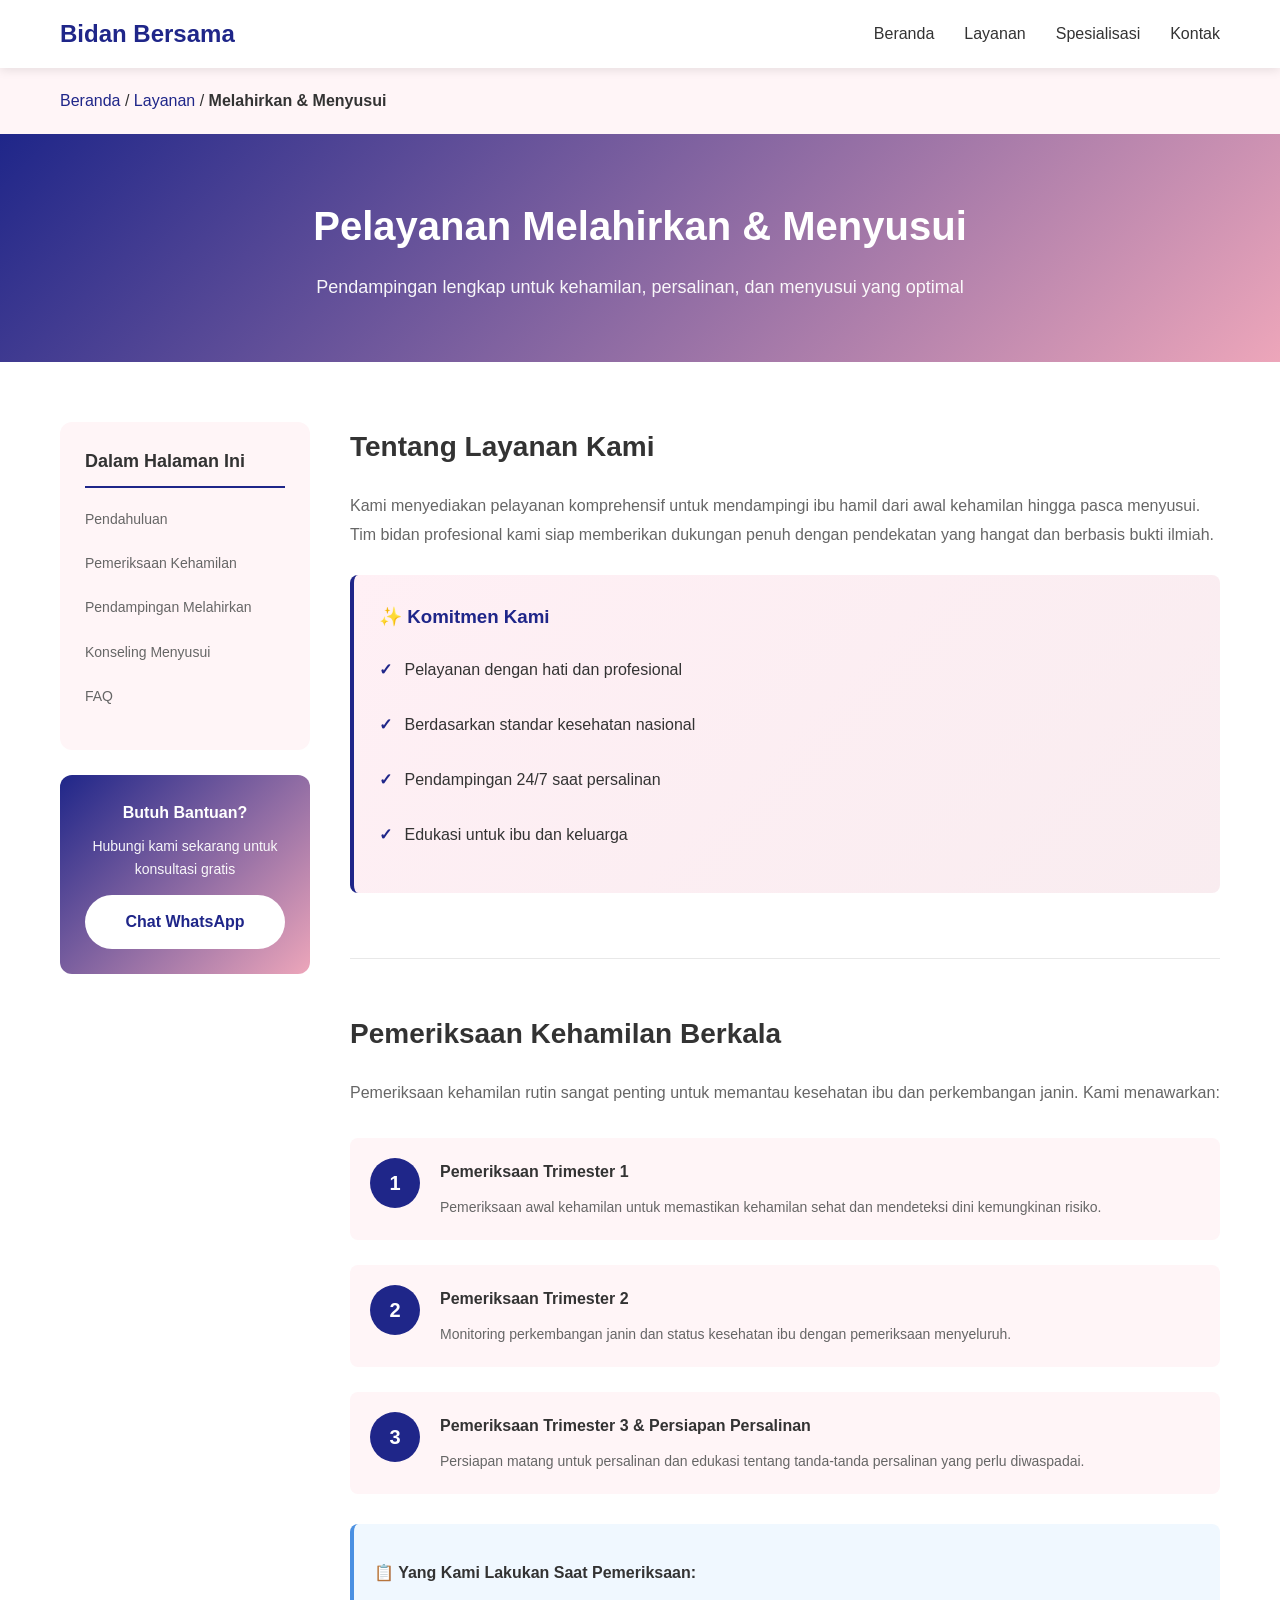
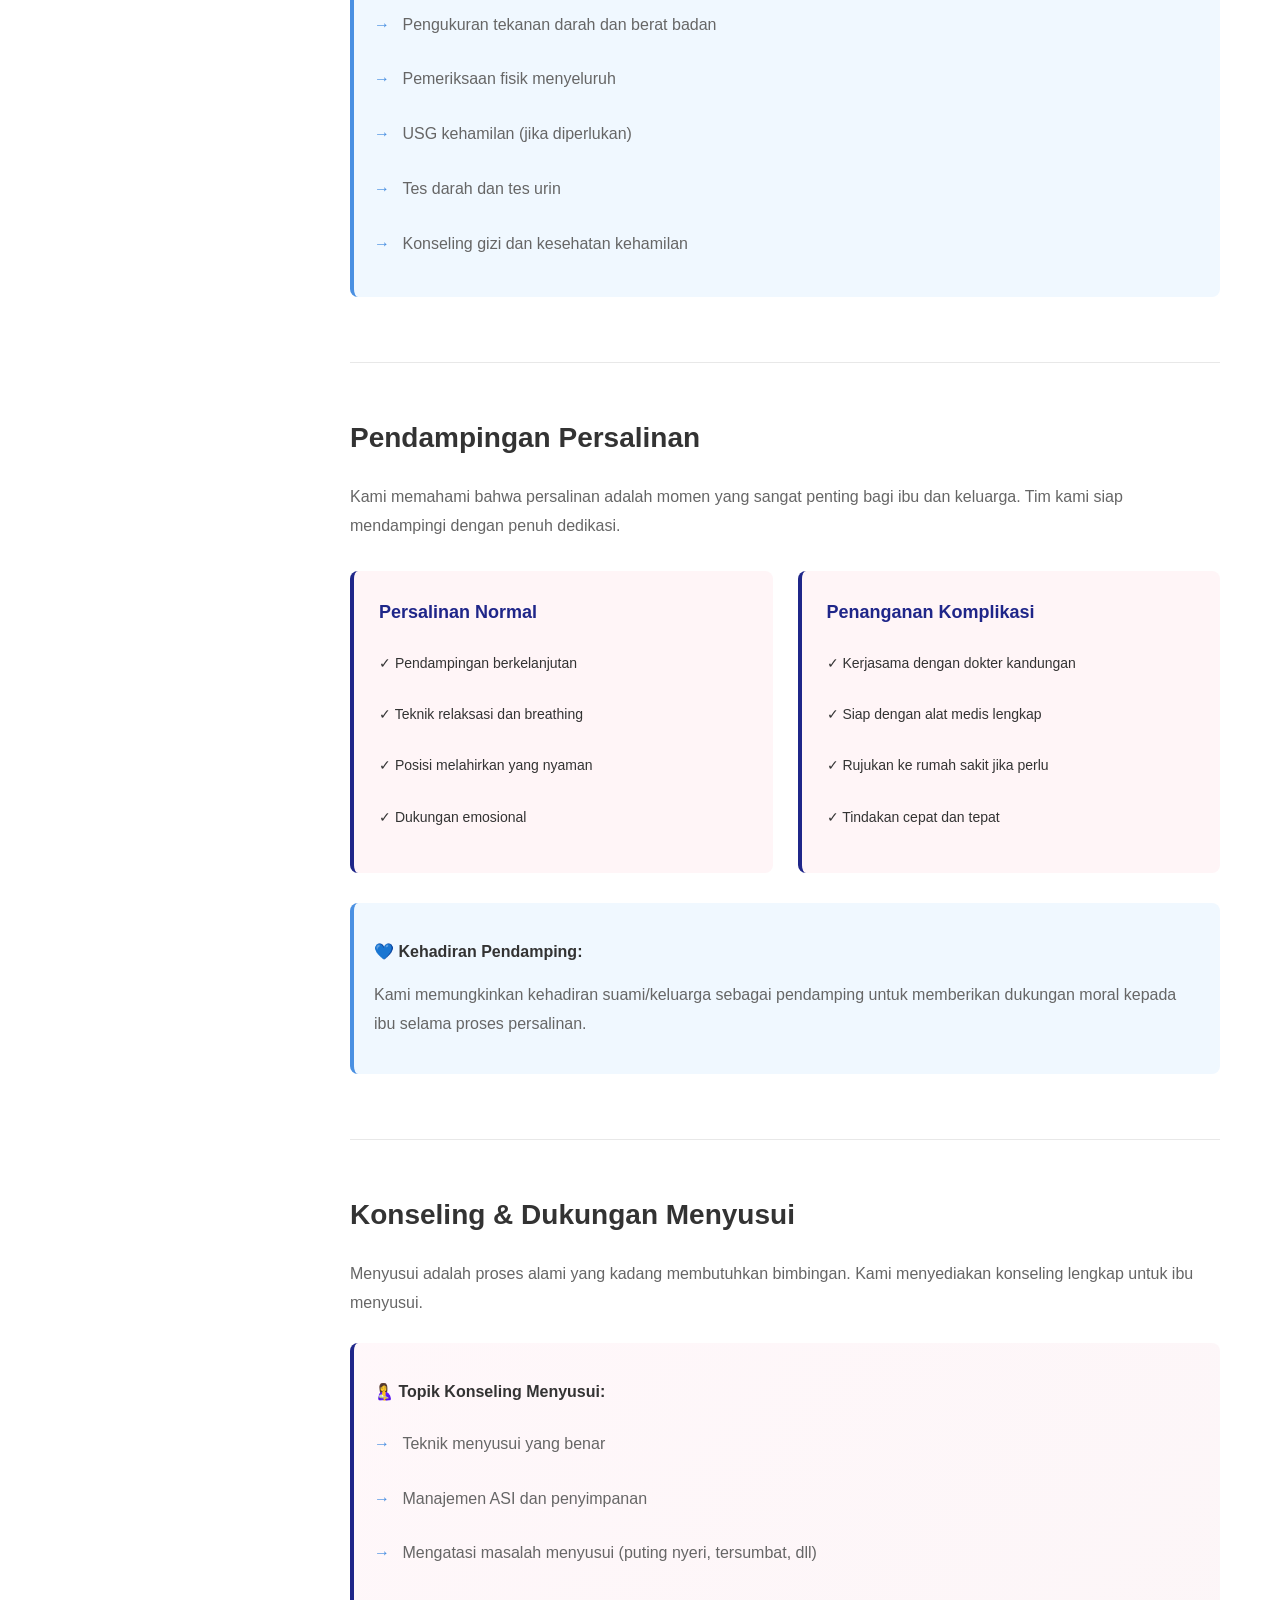
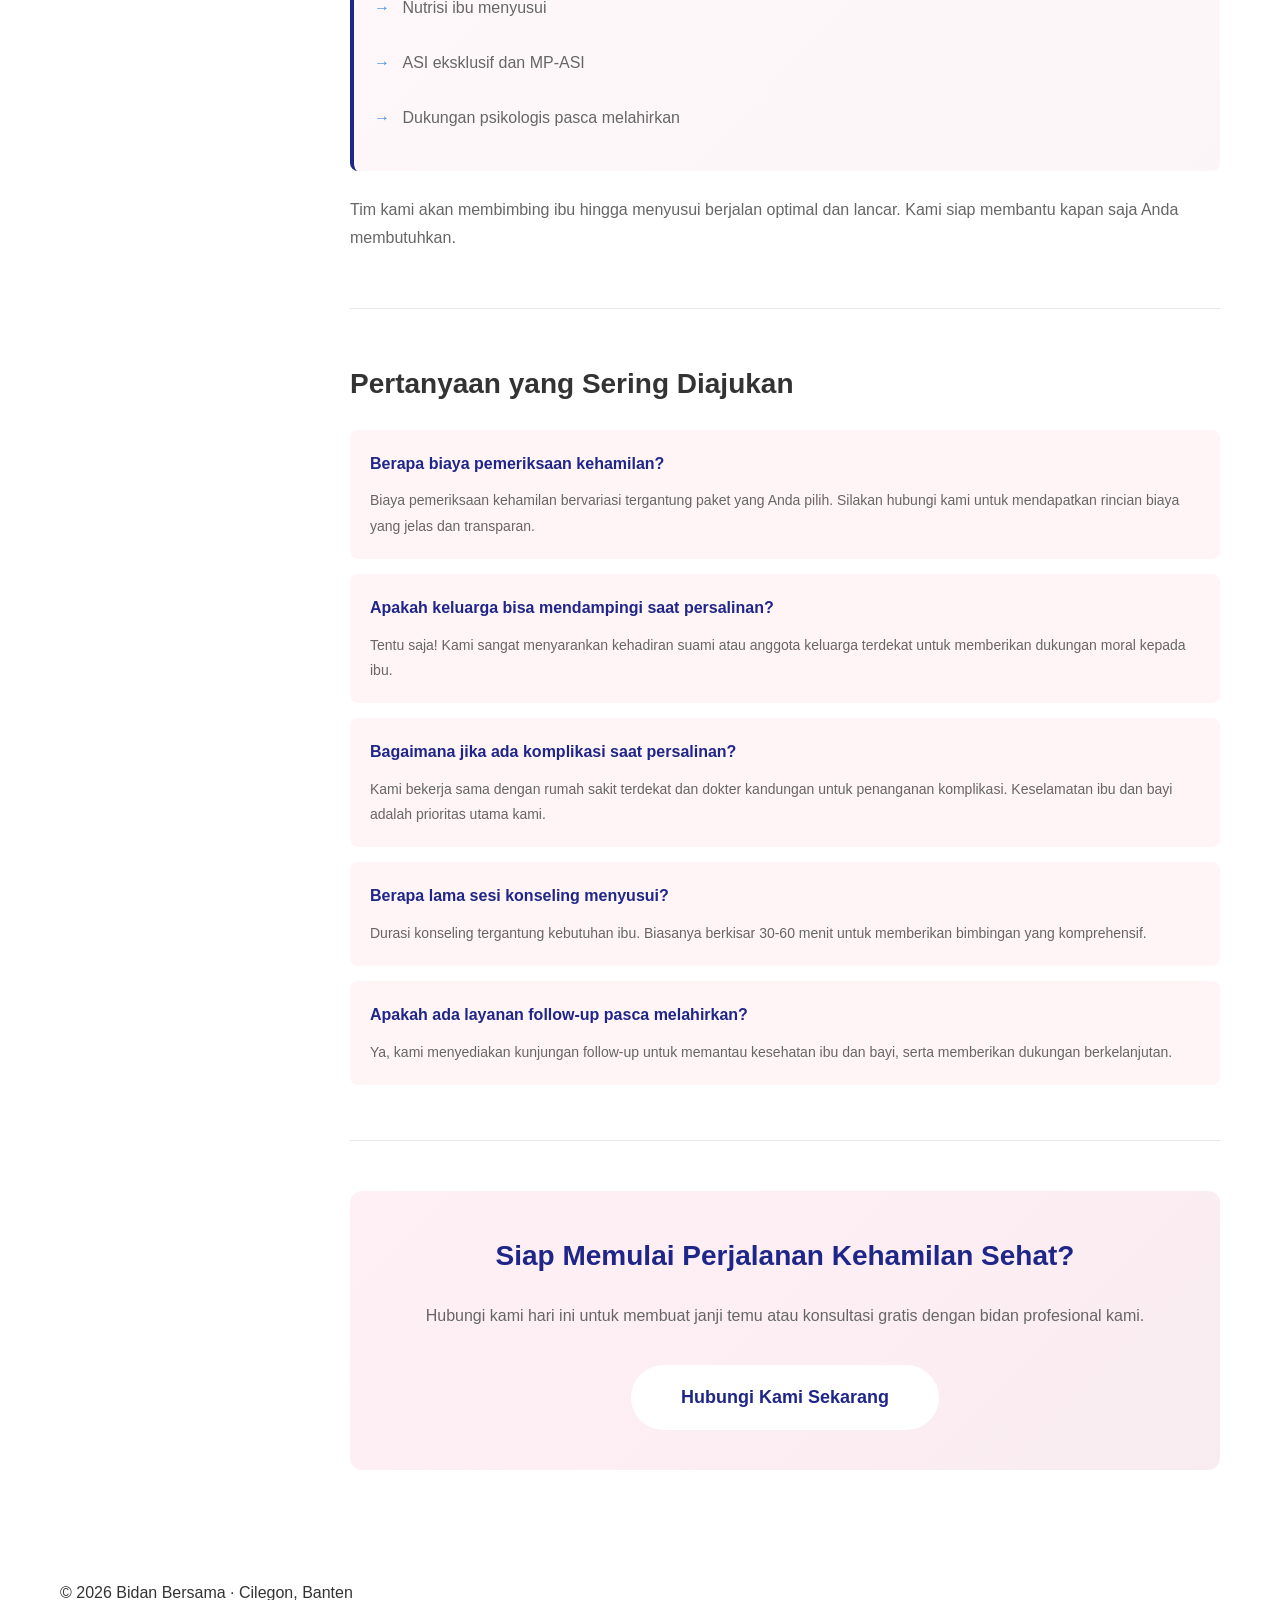
<file: mother.html>
<!DOCTYPE html>
<html lang="id">
<head>
    <meta charset="UTF-8">
    <meta name="viewport" content="width=device-width, initial-scale=1.0">
    <title>Melahirkan & Menyusui — Bidan Bersama</title>
    <link rel="stylesheet" href="styles.css">
</head>
<body>
    <!-- Navigation -->
    <nav class="navbar">
        <div class="container">
            <div class="nav-brand">
                <a href="index.html">Bidan Bersama</a>
            </div>
            <div class="nav-toggle" id="navToggle">
                <span></span>
                <span></span>
                <span></span>
            </div>
            <ul class="nav-menu" id="navMenu">
                <li><a href="index.html" class="nav-link">Beranda</a></li>
                <li><a href="index.html#services" class="nav-link">Layanan</a></li>
                <li><a href="#" class="nav-link">Spesialisasi</a>
                    <ul class="submenu">
                        <li><a href="mother.html">Hamil, Melahirkan, dan Menyusui</a></li>
                        <li><a href="imunisasi.html">Imunisasi Bayi</a></li>
                        <li><a href="mom-baby-care.html">Mom & Baby Care</a></li>
                    </ul>
                </li>
                <li><a href="index.html#contact" class="nav-link">Kontak</a></li>
            </ul>
        </div>
    </nav>

    <!-- Breadcrumb -->
    <section class="breadcrumb-section">
        <div class="container">
            <a href="index.html">Beranda</a> / 
            <a href="index.html#services">Layanan</a> / 
            <span>Melahirkan & Menyusui</span>
        </div>
    </section>

    <!-- Page Header -->
    <section class="page-header">
        <div class="container">
            <h1>Pelayanan Melahirkan & Menyusui</h1>
            <p class="subtitle">Pendampingan lengkap untuk kehamilan, persalinan, dan menyusui yang optimal</p>
        </div>
    </section>

    <!-- Main Content -->
    <section class="service-detail">
        <div class="container">
            <div class="detail-grid">
                <!-- Sidebar -->
                <aside class="sidebar">
                    <div class="sidebar-menu">
                        <h3>Dalam Halaman Ini</h3>
                        <ul>
                            <li><a href="#pendahuluan">Pendahuluan</a></li>
                            <li><a href="#kehamilan">Pemeriksaan Kehamilan</a></li>
                            <li><a href="#melahirkan">Pendampingan Melahirkan</a></li>
                            <li><a href="#menyusui">Konseling Menyusui</a></li>
                            <li><a href="#faq">FAQ</a></li>
                        </ul>
                    </div>
                    <div class="sidebar-contact">
                        <h4>Butuh Bantuan?</h4>
                        <p>Hubungi kami sekarang untuk konsultasi gratis</p>
                        <a href="https://wa.me/6281906271313" class="btn btn-primary" target="_blank">Chat WhatsApp</a>
                    </div>
                </aside>

                <!-- Main Content -->
                <main class="main-content">
                    <!-- Section 1: Pendahuluan -->
                    <section id="pendahuluan" class="content-section">
                        <h2>Tentang Layanan Kami</h2>
                        <p>Kami menyediakan pelayanan komprehensif untuk mendampingi ibu hamil dari awal kehamilan hingga pasca menyusui. Tim bidan profesional kami siap memberikan dukungan penuh dengan pendekatan yang hangat dan berbasis bukti ilmiah.</p>
                        <div class="highlight-box">
                            <h3>✨ Komitmen Kami</h3>
                            <ul>
                                <li>Pelayanan dengan hati dan profesional</li>
                                <li>Berdasarkan standar kesehatan nasional</li>
                                <li>Pendampingan 24/7 saat persalinan</li>
                                <li>Edukasi untuk ibu dan keluarga</li>
                            </ul>
                        </div>
                    </section>

                    <!-- Section 2: Pemeriksaan Kehamilan -->
                    <section id="kehamilan" class="content-section">
                        <h2>Pemeriksaan Kehamilan Berkala</h2>
                        <p>Pemeriksaan kehamilan rutin sangat penting untuk memantau kesehatan ibu dan perkembangan janin. Kami menawarkan:</p>
                        
                        <div class="feature-list">
                            <div class="feature-item">
                                <div class="feature-number">1</div>
                                <div class="feature-content">
                                    <h4>Pemeriksaan Trimester 1</h4>
                                    <p>Pemeriksaan awal kehamilan untuk memastikan kehamilan sehat dan mendeteksi dini kemungkinan risiko.</p>
                                </div>
                            </div>
                            <div class="feature-item">
                                <div class="feature-number">2</div>
                                <div class="feature-content">
                                    <h4>Pemeriksaan Trimester 2</h4>
                                    <p>Monitoring perkembangan janin dan status kesehatan ibu dengan pemeriksaan menyeluruh.</p>
                                </div>
                            </div>
                            <div class="feature-item">
                                <div class="feature-number">3</div>
                                <div class="feature-content">
                                    <h4>Pemeriksaan Trimester 3 & Persiapan Persalinan</h4>
                                    <p>Persiapan matang untuk persalinan dan edukasi tentang tanda-tanda persalinan yang perlu diwaspadai.</p>
                                </div>
                            </div>
                        </div>

                        <div class="info-box">
                            <h4>📋 Yang Kami Lakukan Saat Pemeriksaan:</h4>
                            <ul>
                                <li>Pengukuran tekanan darah dan berat badan</li>
                                <li>Pemeriksaan fisik menyeluruh</li>
                                <li>USG kehamilan (jika diperlukan)</li>
                                <li>Tes darah dan tes urin</li>
                                <li>Konseling gizi dan kesehatan kehamilan</li>
                            </ul>
                        </div>
                    </section>

                    <!-- Section 3: Pendampingan Melahirkan -->
                    <section id="melahirkan" class="content-section">
                        <h2>Pendampingan Persalinan</h2>
                        <p>Kami memahami bahwa persalinan adalah momen yang sangat penting bagi ibu dan keluarga. Tim kami siap mendampingi dengan penuh dedikasi.</p>

                        <div class="services-comparison">
                            <div class="comparison-card">
                                <h4>Persalinan Normal</h4>
                                <ul>
                                    <li>✓ Pendampingan berkelanjutan</li>
                                    <li>✓ Teknik relaksasi dan breathing</li>
                                    <li>✓ Posisi melahirkan yang nyaman</li>
                                    <li>✓ Dukungan emosional</li>
                                </ul>
                            </div>
                            <div class="comparison-card">
                                <h4>Penanganan Komplikasi</h4>
                                <ul>
                                    <li>✓ Kerjasama dengan dokter kandungan</li>
                                    <li>✓ Siap dengan alat medis lengkap</li>
                                    <li>✓ Rujukan ke rumah sakit jika perlu</li>
                                    <li>✓ Tindakan cepat dan tepat</li>
                                </ul>
                            </div>
                        </div>

                        <div class="info-box">
                            <h4>💙 Kehadiran Pendamping:</h4>
                            <p>Kami memungkinkan kehadiran suami/keluarga sebagai pendamping untuk memberikan dukungan moral kepada ibu selama proses persalinan.</p>
                        </div>
                    </section>

                    <!-- Section 4: Konseling Menyusui -->
                    <section id="menyusui" class="content-section">
                        <h2>Konseling & Dukungan Menyusui</h2>
                        <p>Menyusui adalah proses alami yang kadang membutuhkan bimbingan. Kami menyediakan konseling lengkap untuk ibu menyusui.</p>

                        <div class="info-box highlight">
                            <h4>🤱 Topik Konseling Menyusui:</h4>
                            <ul>
                                <li>Teknik menyusui yang benar</li>
                                <li>Manajemen ASI dan penyimpanan</li>
                                <li>Mengatasi masalah menyusui (puting nyeri, tersumbat, dll)</li>
                                <li>Nutrisi ibu menyusui</li>
                                <li>ASI eksklusif dan MP-ASI</li>
                                <li>Dukungan psikologis pasca melahirkan</li>
                            </ul>
                        </div>

                        <p>Tim kami akan membimbing ibu hingga menyusui berjalan optimal dan lancar. Kami siap membantu kapan saja Anda membutuhkan.</p>
                    </section>

                    <!-- Section 5: FAQ -->
                    <section id="faq" class="content-section">
                        <h2>Pertanyaan yang Sering Diajukan</h2>
                        
                        <div class="faq-item">
                            <h4>Berapa biaya pemeriksaan kehamilan?</h4>
                            <p>Biaya pemeriksaan kehamilan bervariasi tergantung paket yang Anda pilih. Silakan hubungi kami untuk mendapatkan rincian biaya yang jelas dan transparan.</p>
                        </div>

                        <div class="faq-item">
                            <h4>Apakah keluarga bisa mendampingi saat persalinan?</h4>
                            <p>Tentu saja! Kami sangat menyarankan kehadiran suami atau anggota keluarga terdekat untuk memberikan dukungan moral kepada ibu.</p>
                        </div>

                        <div class="faq-item">
                            <h4>Bagaimana jika ada komplikasi saat persalinan?</h4>
                            <p>Kami bekerja sama dengan rumah sakit terdekat dan dokter kandungan untuk penanganan komplikasi. Keselamatan ibu dan bayi adalah prioritas utama kami.</p>
                        </div>

                        <div class="faq-item">
                            <h4>Berapa lama sesi konseling menyusui?</h4>
                            <p>Durasi konseling tergantung kebutuhan ibu. Biasanya berkisar 30-60 menit untuk memberikan bimbingan yang komprehensif.</p>
                        </div>

                        <div class="faq-item">
                            <h4>Apakah ada layanan follow-up pasca melahirkan?</h4>
                            <p>Ya, kami menyediakan kunjungan follow-up untuk memantau kesehatan ibu dan bayi, serta memberikan dukungan berkelanjutan.</p>
                        </div>
                    </section>

                    <!-- CTA Section -->
                    <section class="content-section cta-section">
                        <h2>Siap Memulai Perjalanan Kehamilan Sehat?</h2>
                        <p>Hubungi kami hari ini untuk membuat janji temu atau konsultasi gratis dengan bidan profesional kami.</p>
                        <a href="https://wa.me/6281906271313" class="btn btn-primary btn-large" target="_blank">Hubungi Kami Sekarang</a>
                    </section>
                </main>
            </div>
        </div>
    </section>

    <!-- Footer -->
    <footer class="footer">
        <div class="container">
            <p>&copy; 2026 Bidan Bersama · Cilegon, Banten</p>
            <p class="footer-secondary">Klinik Kebidanan Bersertifikat</p>
        </div>
    </footer>

    <script src="script.js"></script>
</body>
</html>
</file>
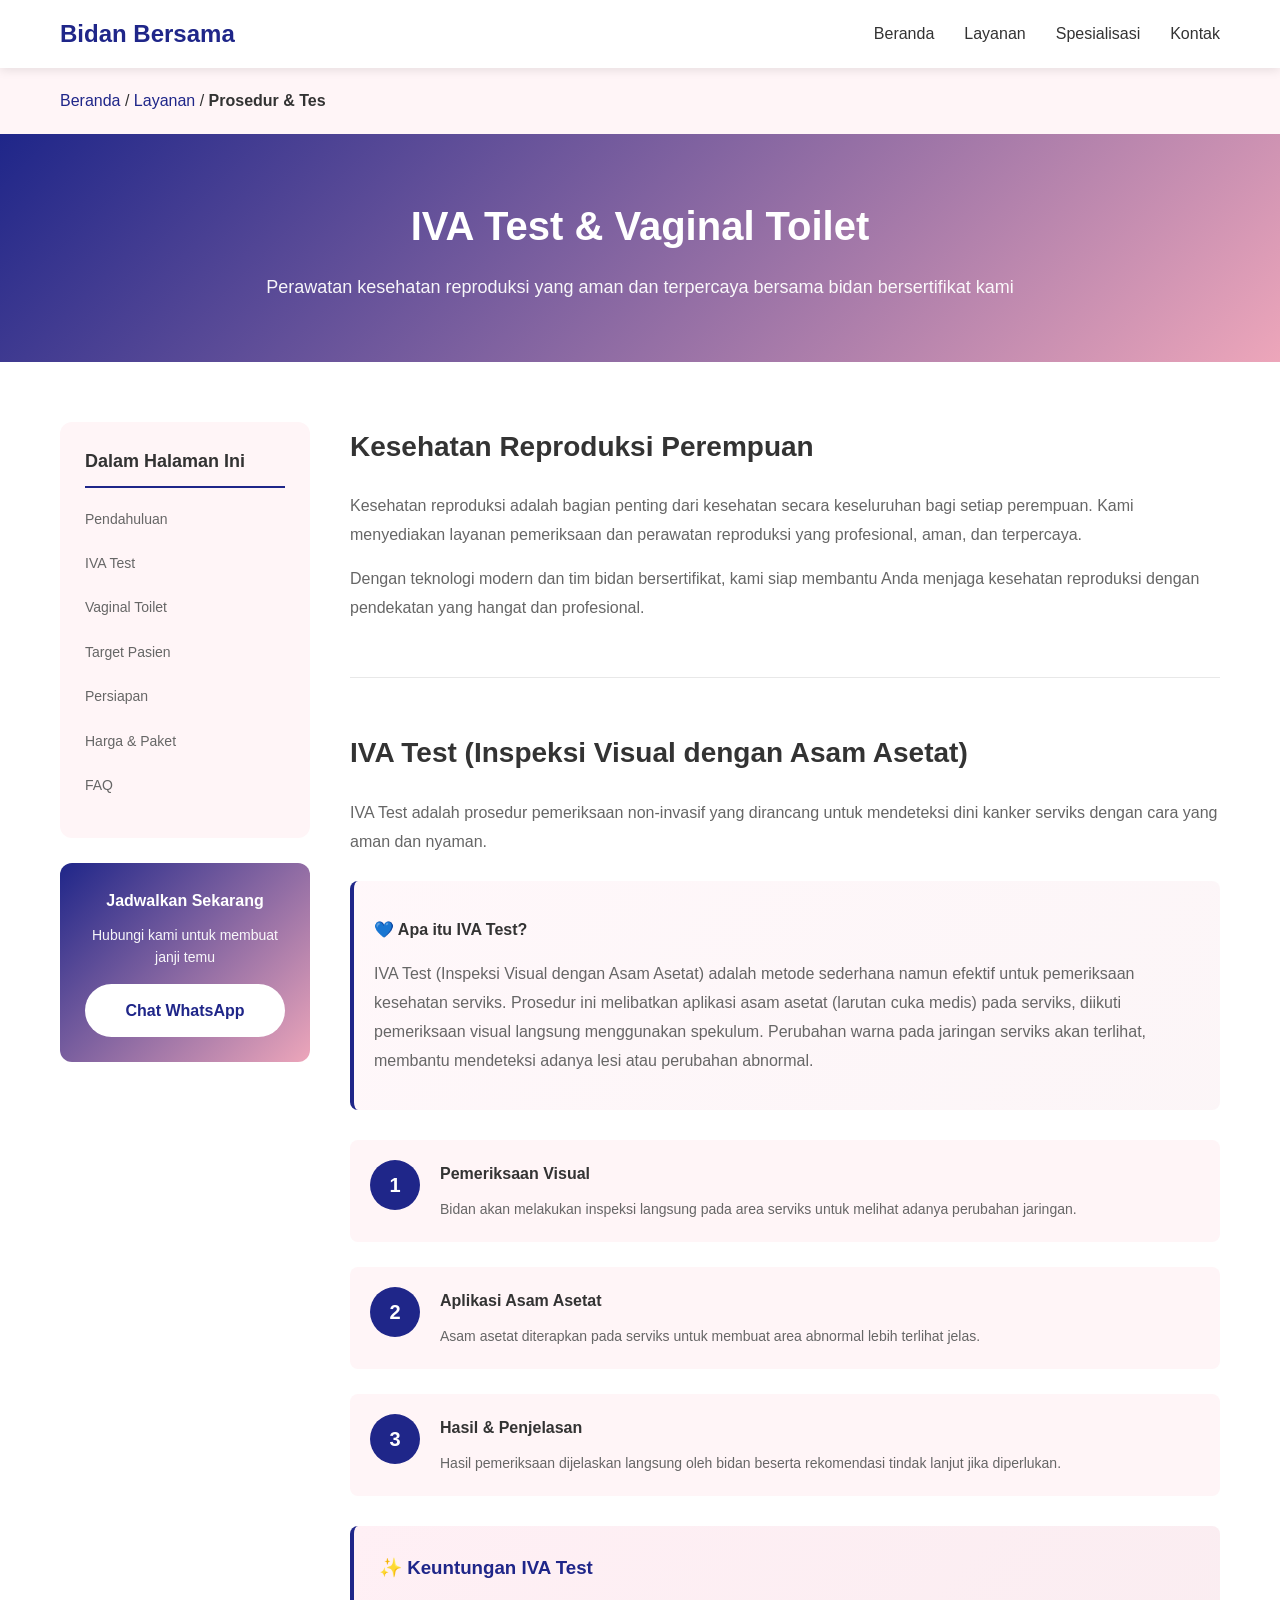
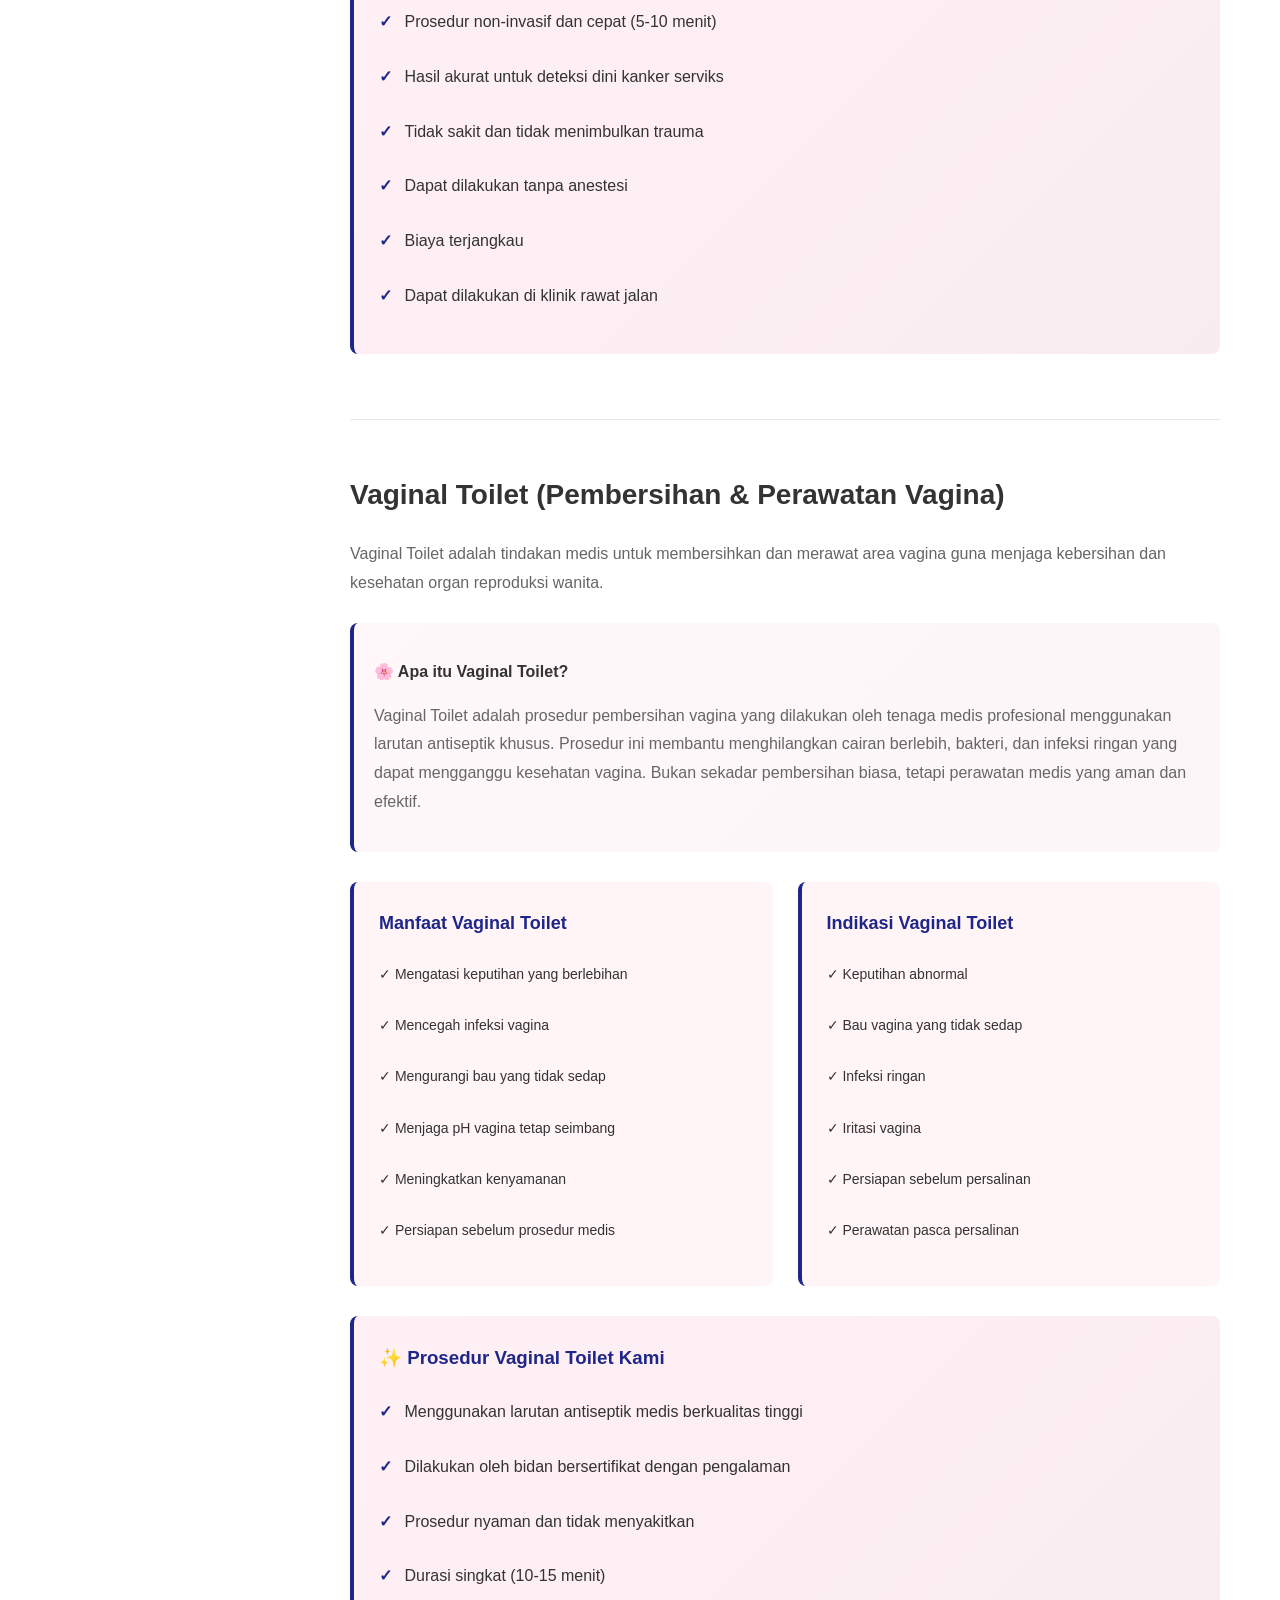
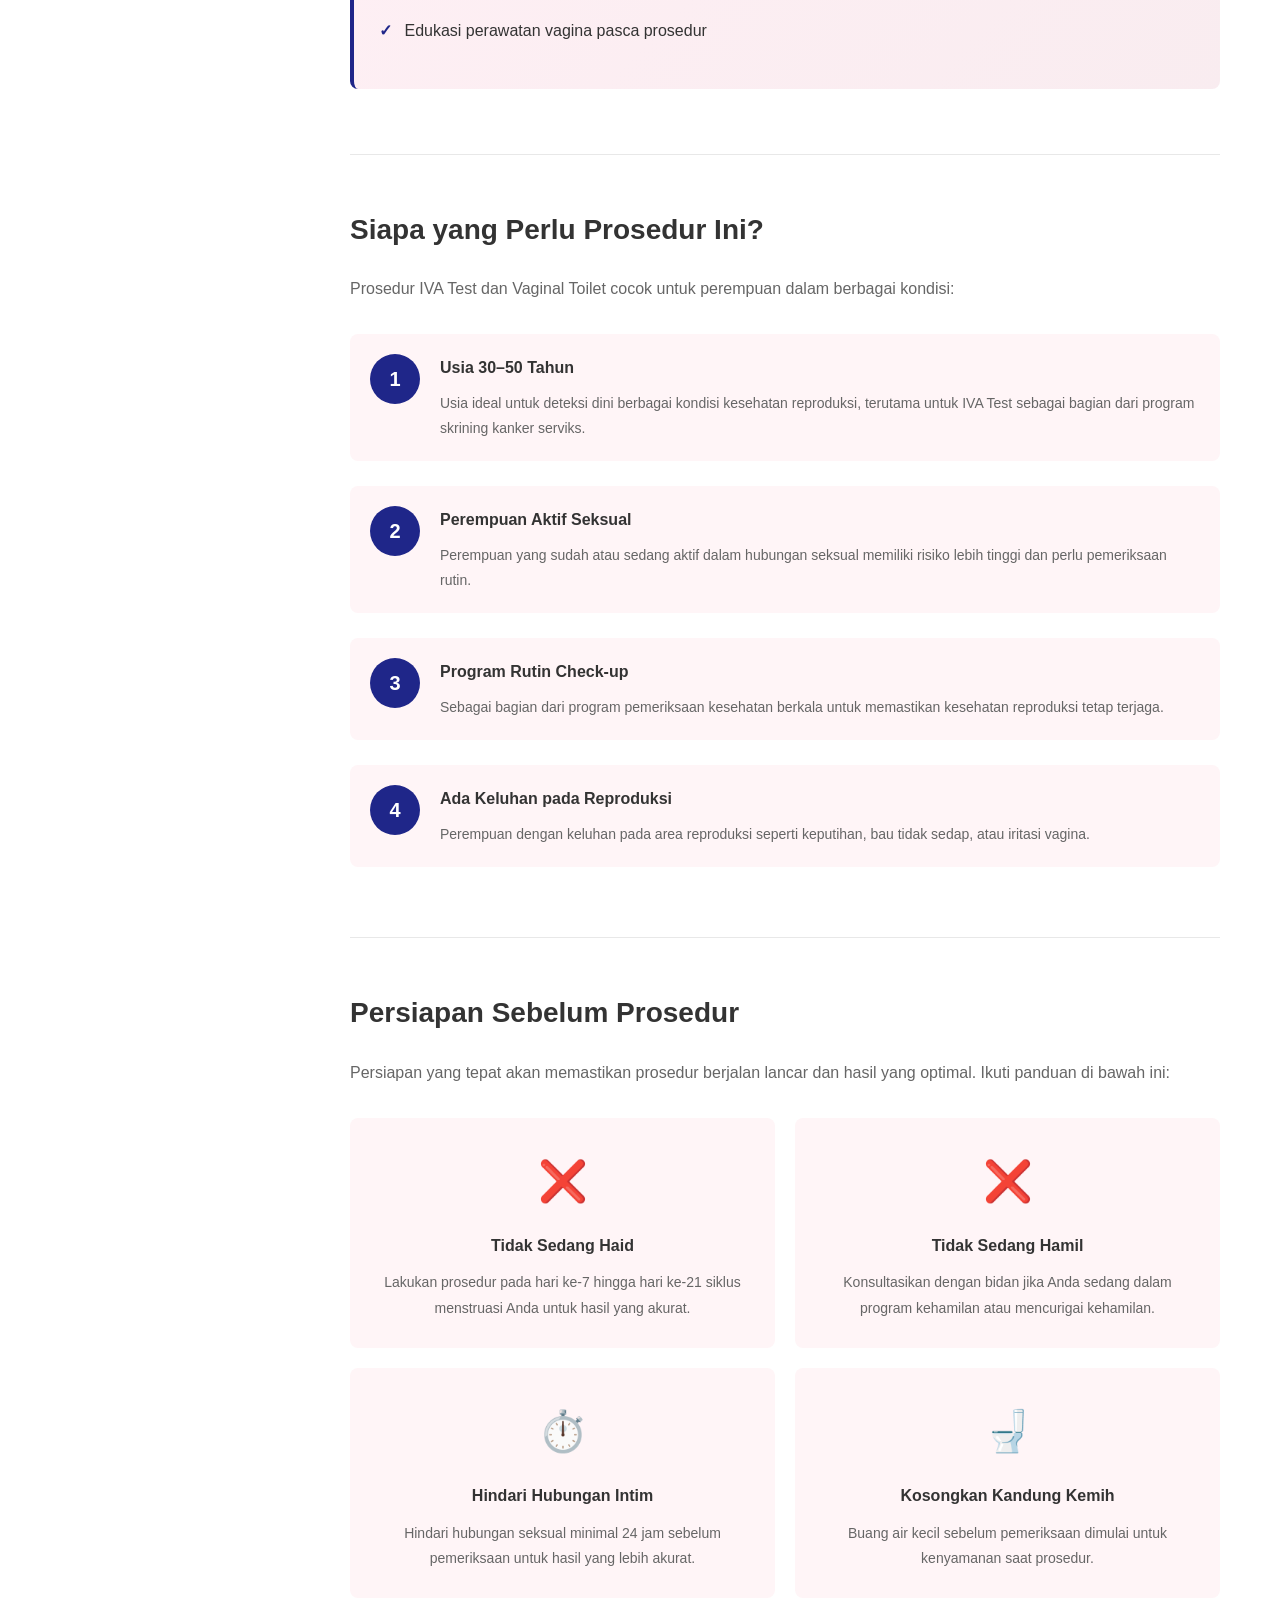
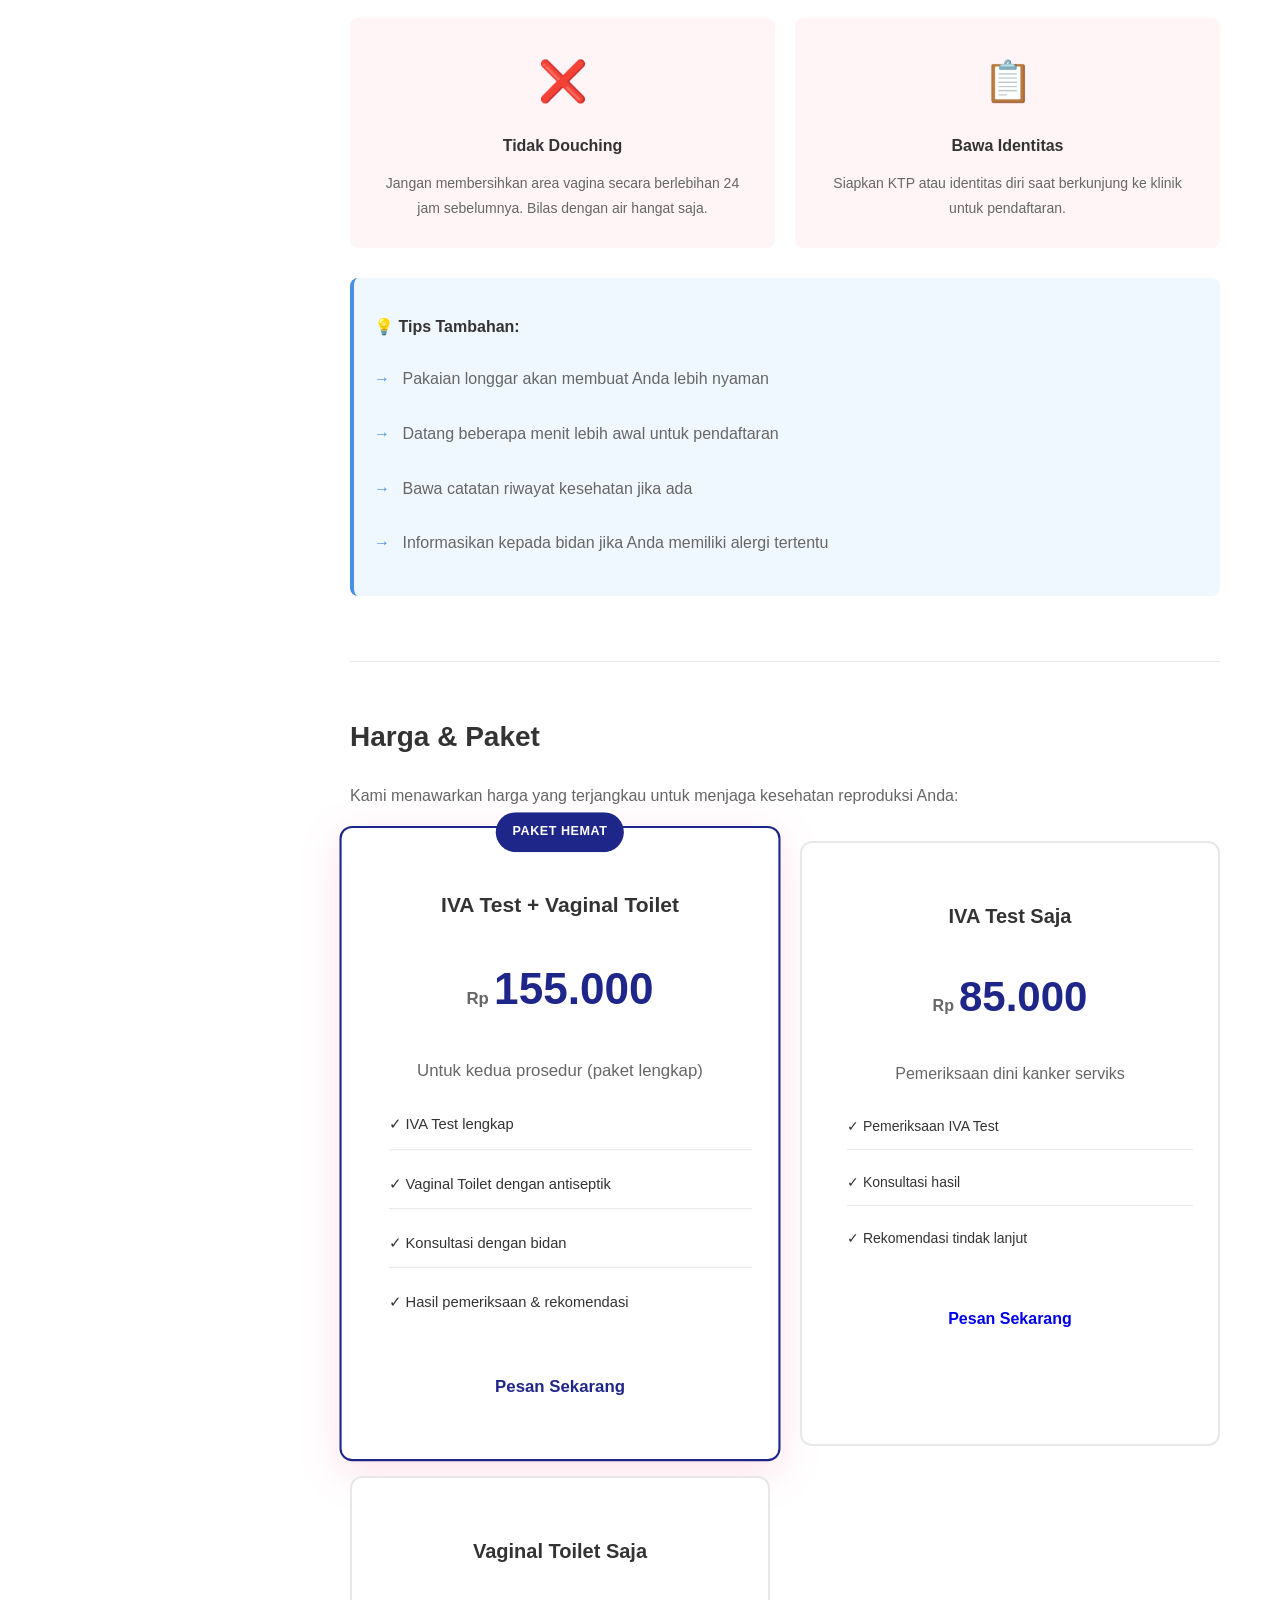
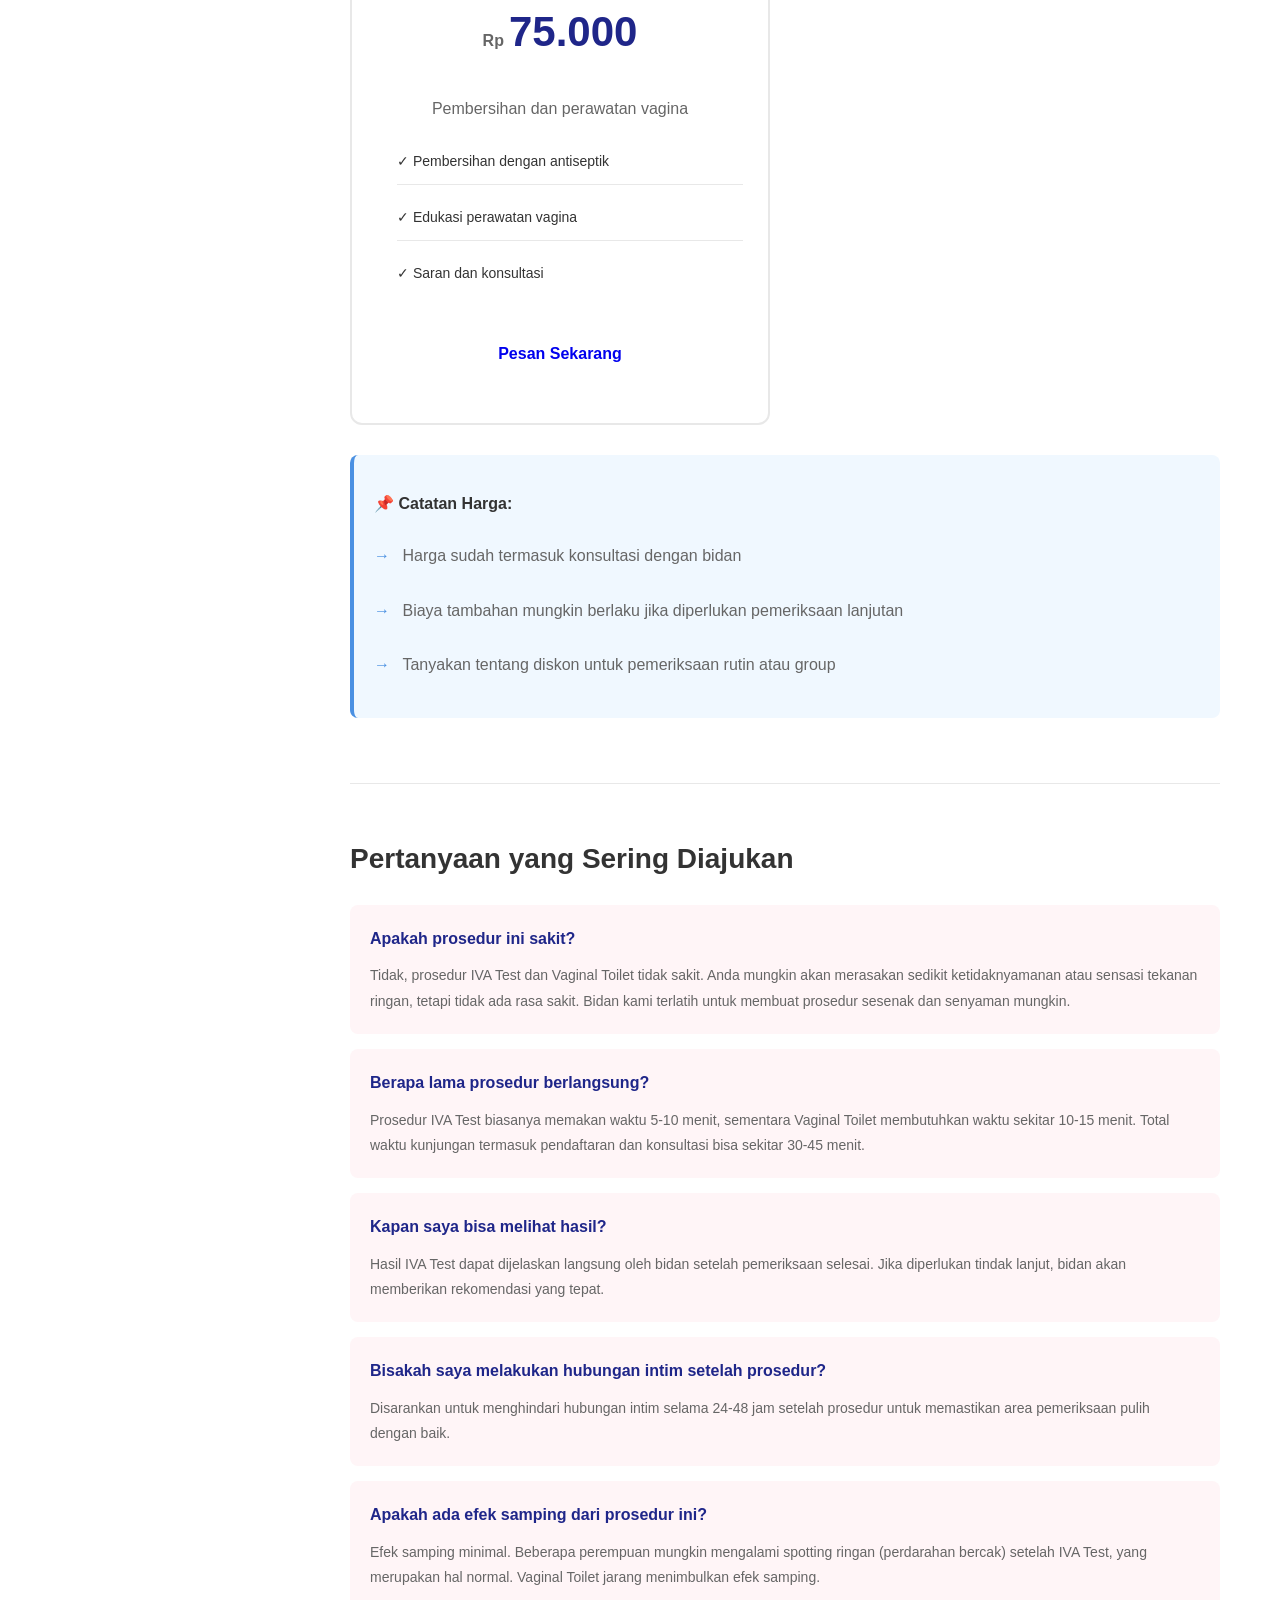
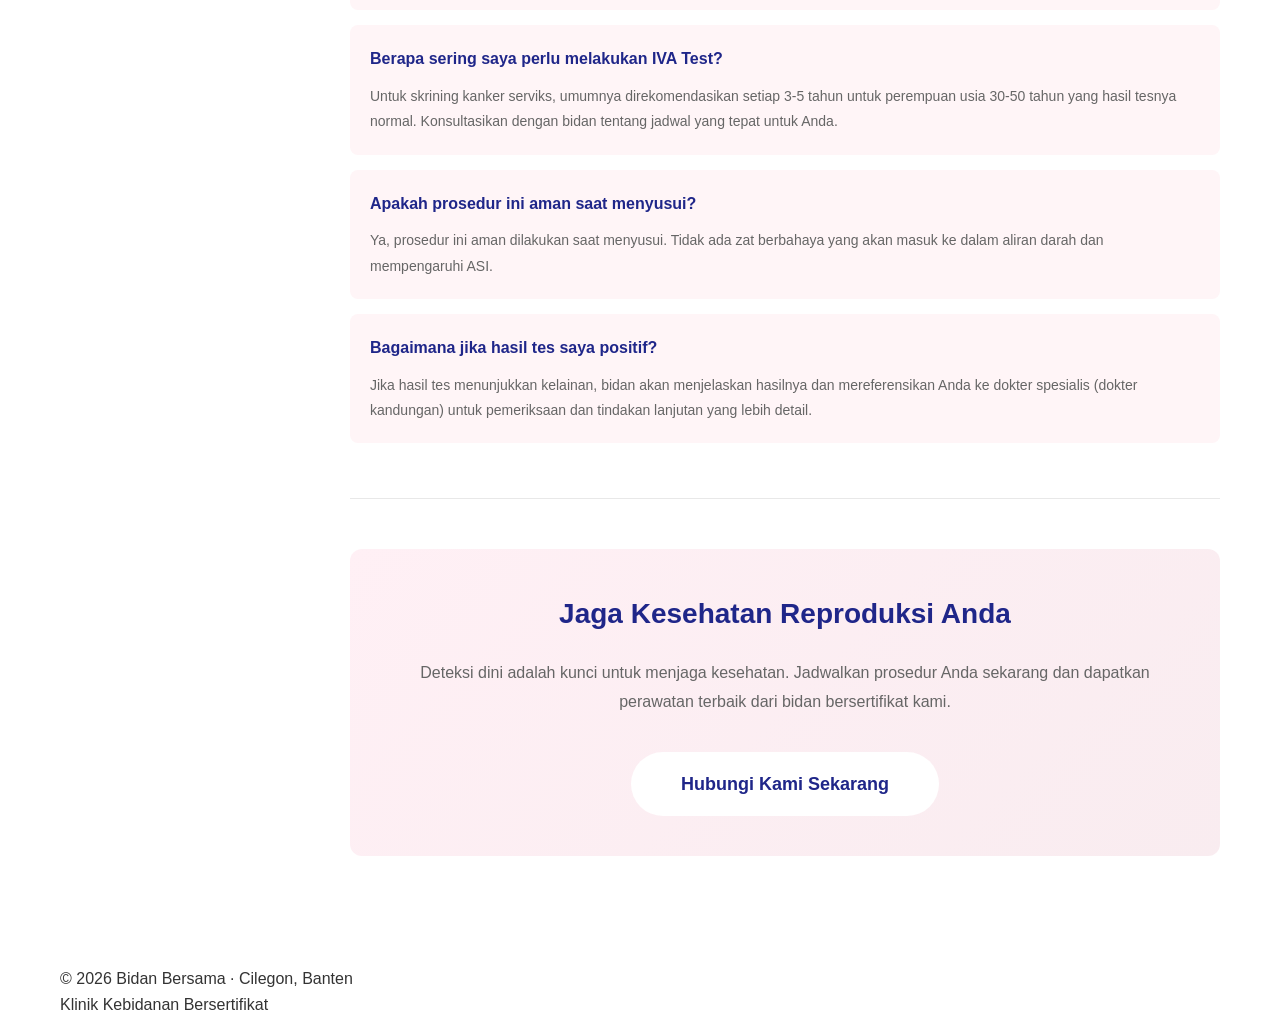
<file: prosedurtes.html>
<!DOCTYPE html>
<html lang="id">
<head>
    <meta charset="UTF-8">
    <meta name="viewport" content="width=device-width, initial-scale=1.0">
    <title>IVA Test & Vaginal Toilet — Bidan Bersama</title>
    <link rel="stylesheet" href="styles.css">
</head>
<body>
    <!-- Navigation -->
    <nav class="navbar">
        <div class="container">
            <div class="nav-brand">
                <a href="index.html">Bidan Bersama</a>
            </div>
            <div class="nav-toggle" id="navToggle">
                <span></span>
                <span></span>
                <span></span>
            </div>
            <ul class="nav-menu" id="navMenu">
                <li><a href="index.html" class="nav-link">Beranda</a></li>
                <li><a href="index.html#services" class="nav-link">Layanan</a></li>
                <li><a href="#" class="nav-link">Spesialisasi</a>
                    <ul class="submenu">
                        <li><a href="mother.html">Melahirkan & Menyusui</a></li>
                        <li><a href="imunisasi.html">Imunisasi Bayi</a></li>
                        <li><a href="mom-baby-care.html">Mom & Baby Care</a></li>
                        <li><a href="prosedurtes.html">Prosedur & Tes</a></li>
                    </ul>
                </li>
                <li><a href="index.html#contact" class="nav-link">Kontak</a></li>
            </ul>
        </div>
    </nav>

    <!-- Breadcrumb -->
    <section class="breadcrumb-section">
        <div class="container">
            <a href="index.html">Beranda</a> / 
            <a href="index.html#services">Layanan</a> / 
            <span>Prosedur & Tes</span>
        </div>
    </section>

    <!-- Page Header -->
    <section class="page-header">
        <div class="container">
            <h1>IVA Test & Vaginal Toilet</h1>
            <p class="subtitle">Perawatan kesehatan reproduksi yang aman dan terpercaya bersama bidan bersertifikat kami</p>
        </div>
    </section>

    <!-- Main Content -->
    <section class="service-detail">
        <div class="container">
            <div class="detail-grid">
                <!-- Sidebar -->
                <aside class="sidebar">
                    <div class="sidebar-menu">
                        <h3>Dalam Halaman Ini</h3>
                        <ul>
                            <li><a href="#pendahuluan">Pendahuluan</a></li>
                            <li><a href="#iva-test">IVA Test</a></li>
                            <li><a href="#vaginal-toilet">Vaginal Toilet</a></li>
                            <li><a href="#target">Target Pasien</a></li>
                            <li><a href="#persiapan">Persiapan</a></li>
                            <li><a href="#harga">Harga & Paket</a></li>
                            <li><a href="#faq">FAQ</a></li>
                        </ul>
                    </div>
                    <div class="sidebar-contact">
                        <h4>Jadwalkan Sekarang</h4>
                        <p>Hubungi kami untuk membuat janji temu</p>
                        <a href="https://wa.me/6281906271313" class="btn btn-primary" target="_blank">Chat WhatsApp</a>
                    </div>
                </aside>

                <!-- Main Content -->
                <main class="main-content">
                    <!-- Section 1: Pendahuluan -->
                    <section id="pendahuluan" class="content-section">
                        <h2>Kesehatan Reproduksi Perempuan</h2>
                        <p>Kesehatan reproduksi adalah bagian penting dari kesehatan secara keseluruhan bagi setiap perempuan. Kami menyediakan layanan pemeriksaan dan perawatan reproduksi yang profesional, aman, dan terpercaya.</p>
                        <p>Dengan teknologi modern dan tim bidan bersertifikat, kami siap membantu Anda menjaga kesehatan reproduksi dengan pendekatan yang hangat dan profesional.</p>
                    </section>

                    <!-- Section 2: IVA Test -->
                    <section id="iva-test" class="content-section">
                        <h2>IVA Test (Inspeksi Visual dengan Asam Asetat)</h2>
                        <p>IVA Test adalah prosedur pemeriksaan non-invasif yang dirancang untuk mendeteksi dini kanker serviks dengan cara yang aman dan nyaman.</p>

                        <div class="info-box highlight">
                            <h4>💙 Apa itu IVA Test?</h4>
                            <p>IVA Test (Inspeksi Visual dengan Asam Asetat) adalah metode sederhana namun efektif untuk pemeriksaan kesehatan serviks. Prosedur ini melibatkan aplikasi asam asetat (larutan cuka medis) pada serviks, diikuti pemeriksaan visual langsung menggunakan spekulum. Perubahan warna pada jaringan serviks akan terlihat, membantu mendeteksi adanya lesi atau perubahan abnormal.</p>
                        </div>

                        <div class="feature-list">
                            <div class="feature-item">
                                <div class="feature-number">1</div>
                                <div class="feature-content">
                                    <h4>Pemeriksaan Visual</h4>
                                    <p>Bidan akan melakukan inspeksi langsung pada area serviks untuk melihat adanya perubahan jaringan.</p>
                                </div>
                            </div>
                            <div class="feature-item">
                                <div class="feature-number">2</div>
                                <div class="feature-content">
                                    <h4>Aplikasi Asam Asetat</h4>
                                    <p>Asam asetat diterapkan pada serviks untuk membuat area abnormal lebih terlihat jelas.</p>
                                </div>
                            </div>
                            <div class="feature-item">
                                <div class="feature-number">3</div>
                                <div class="feature-content">
                                    <h4>Hasil & Penjelasan</h4>
                                    <p>Hasil pemeriksaan dijelaskan langsung oleh bidan beserta rekomendasi tindak lanjut jika diperlukan.</p>
                                </div>
                            </div>
                        </div>

                        <div class="highlight-box">
                            <h3>✨ Keuntungan IVA Test</h3>
                            <ul>
                                <li>Prosedur non-invasif dan cepat (5-10 menit)</li>
                                <li>Hasil akurat untuk deteksi dini kanker serviks</li>
                                <li>Tidak sakit dan tidak menimbulkan trauma</li>
                                <li>Dapat dilakukan tanpa anestesi</li>
                                <li>Biaya terjangkau</li>
                                <li>Dapat dilakukan di klinik rawat jalan</li>
                            </ul>
                        </div>
                    </section>

                    <!-- Section 3: Vaginal Toilet -->
                    <section id="vaginal-toilet" class="content-section">
                        <h2>Vaginal Toilet (Pembersihan & Perawatan Vagina)</h2>
                        <p>Vaginal Toilet adalah tindakan medis untuk membersihkan dan merawat area vagina guna menjaga kebersihan dan kesehatan organ reproduksi wanita.</p>

                        <div class="info-box highlight">
                            <h4>🌸 Apa itu Vaginal Toilet?</h4>
                            <p>Vaginal Toilet adalah prosedur pembersihan vagina yang dilakukan oleh tenaga medis profesional menggunakan larutan antiseptik khusus. Prosedur ini membantu menghilangkan cairan berlebih, bakteri, dan infeksi ringan yang dapat mengganggu kesehatan vagina. Bukan sekadar pembersihan biasa, tetapi perawatan medis yang aman dan efektif.</p>
                        </div>

                        <div class="services-comparison">
                            <div class="comparison-card">
                                <h4>Manfaat Vaginal Toilet</h4>
                                <ul>
                                    <li>✓ Mengatasi keputihan yang berlebihan</li>
                                    <li>✓ Mencegah infeksi vagina</li>
                                    <li>✓ Mengurangi bau yang tidak sedap</li>
                                    <li>✓ Menjaga pH vagina tetap seimbang</li>
                                    <li>✓ Meningkatkan kenyamanan</li>
                                    <li>✓ Persiapan sebelum prosedur medis</li>
                                </ul>
                            </div>
                            <div class="comparison-card">
                                <h4>Indikasi Vaginal Toilet</h4>
                                <ul>
                                    <li>✓ Keputihan abnormal</li>
                                    <li>✓ Bau vagina yang tidak sedap</li>
                                    <li>✓ Infeksi ringan</li>
                                    <li>✓ Iritasi vagina</li>
                                    <li>✓ Persiapan sebelum persalinan</li>
                                    <li>✓ Perawatan pasca persalinan</li>
                                </ul>
                            </div>
                        </div>

                        <div class="highlight-box">
                            <h3>✨ Prosedur Vaginal Toilet Kami</h3>
                            <ul>
                                <li>Menggunakan larutan antiseptik medis berkualitas tinggi</li>
                                <li>Dilakukan oleh bidan bersertifikat dengan pengalaman</li>
                                <li>Prosedur nyaman dan tidak menyakitkan</li>
                                <li>Durasi singkat (10-15 menit)</li>
                                <li>Edukasi perawatan vagina pasca prosedur</li>
                            </ul>
                        </div>
                    </section>

                    <!-- Section 4: Target Pasien -->
                    <section id="target" class="content-section">
                        <h2>Siapa yang Perlu Prosedur Ini?</h2>
                        <p>Prosedur IVA Test dan Vaginal Toilet cocok untuk perempuan dalam berbagai kondisi:</p>

                        <div class="feature-list">
                            <div class="feature-item">
                                <div class="feature-number">1</div>
                                <div class="feature-content">
                                    <h4>Usia 30–50 Tahun</h4>
                                    <p>Usia ideal untuk deteksi dini berbagai kondisi kesehatan reproduksi, terutama untuk IVA Test sebagai bagian dari program skrining kanker serviks.</p>
                                </div>
                            </div>
                            <div class="feature-item">
                                <div class="feature-number">2</div>
                                <div class="feature-content">
                                    <h4>Perempuan Aktif Seksual</h4>
                                    <p>Perempuan yang sudah atau sedang aktif dalam hubungan seksual memiliki risiko lebih tinggi dan perlu pemeriksaan rutin.</p>
                                </div>
                            </div>
                            <div class="feature-item">
                                <div class="feature-number">3</div>
                                <div class="feature-content">
                                    <h4>Program Rutin Check-up</h4>
                                    <p>Sebagai bagian dari program pemeriksaan kesehatan berkala untuk memastikan kesehatan reproduksi tetap terjaga.</p>
                                </div>
                            </div>
                            <div class="feature-item">
                                <div class="feature-number">4</div>
                                <div class="feature-content">
                                    <h4>Ada Keluhan pada Reproduksi</h4>
                                    <p>Perempuan dengan keluhan pada area reproduksi seperti keputihan, bau tidak sedap, atau iritasi vagina.</p>
                                </div>
                            </div>
                        </div>
                    </section>

                    <!-- Section 5: Persiapan -->
                    <section id="persiapan" class="content-section">
                        <h2>Persiapan Sebelum Prosedur</h2>
                        <p>Persiapan yang tepat akan memastikan prosedur berjalan lancar dan hasil yang optimal. Ikuti panduan di bawah ini:</p>

                        <div class="preparation-grid">
                            <div class="prep-card">
                                <div class="prep-icon">❌</div>
                                <h4>Tidak Sedang Haid</h4>
                                <p>Lakukan prosedur pada hari ke-7 hingga hari ke-21 siklus menstruasi Anda untuk hasil yang akurat.</p>
                            </div>

                            <div class="prep-card">
                                <div class="prep-icon">❌</div>
                                <h4>Tidak Sedang Hamil</h4>
                                <p>Konsultasikan dengan bidan jika Anda sedang dalam program kehamilan atau mencurigai kehamilan.</p>
                            </div>

                            <div class="prep-card">
                                <div class="prep-icon">⏱️</div>
                                <h4>Hindari Hubungan Intim</h4>
                                <p>Hindari hubungan seksual minimal 24 jam sebelum pemeriksaan untuk hasil yang lebih akurat.</p>
                            </div>

                            <div class="prep-card">
                                <div class="prep-icon">🚽</div>
                                <h4>Kosongkan Kandung Kemih</h4>
                                <p>Buang air kecil sebelum pemeriksaan dimulai untuk kenyamanan saat prosedur.</p>
                            </div>

                            <div class="prep-card">
                                <div class="prep-icon">❌</div>
                                <h4>Tidak Douching</h4>
                                <p>Jangan membersihkan area vagina secara berlebihan 24 jam sebelumnya. Bilas dengan air hangat saja.</p>
                            </div>

                            <div class="prep-card">
                                <div class="prep-icon">📋</div>
                                <h4>Bawa Identitas</h4>
                                <p>Siapkan KTP atau identitas diri saat berkunjung ke klinik untuk pendaftaran.</p>
                            </div>
                        </div>

                        <div class="info-box">
                            <h4>💡 Tips Tambahan:</h4>
                            <ul>
                                <li>Pakaian longgar akan membuat Anda lebih nyaman</li>
                                <li>Datang beberapa menit lebih awal untuk pendaftaran</li>
                                <li>Bawa catatan riwayat kesehatan jika ada</li>
                                <li>Informasikan kepada bidan jika Anda memiliki alergi tertentu</li>
                            </ul>
                        </div>
                    </section>

                    <!-- Section 6: Harga -->
                    <section id="harga" class="content-section">
                        <h2>Harga & Paket</h2>
                        <p>Kami menawarkan harga yang terjangkau untuk menjaga kesehatan reproduksi Anda:</p>

                        <div class="pricing-grid">
                            <div class="price-card featured">
                                <div class="price-badge">PAKET HEMAT</div>
                                <h3>IVA Test + Vaginal Toilet</h3>
                                <div class="price">
                                    <span class="currency">Rp</span>
                                    <span class="amount">155.000</span>
                                </div>
                                <p class="price-description">Untuk kedua prosedur (paket lengkap)</p>
                                <ul class="price-features">
                                    <li>✓ IVA Test lengkap</li>
                                    <li>✓ Vaginal Toilet dengan antiseptik</li>
                                    <li>✓ Konsultasi dengan bidan</li>
                                    <li>✓ Hasil pemeriksaan & rekomendasi</li>
                                </ul>
                                <a href="https://wa.me/6281906271313" class="btn btn-primary btn-block" target="_blank">Pesan Sekarang</a>
                            </div>

                            <div class="price-card">
                                <h3>IVA Test Saja</h3>
                                <div class="price">
                                    <span class="currency">Rp</span>
                                    <span class="amount">85.000</span>
                                </div>
                                <p class="price-description">Pemeriksaan dini kanker serviks</p>
                                <ul class="price-features">
                                    <li>✓ Pemeriksaan IVA Test</li>
                                    <li>✓ Konsultasi hasil</li>
                                    <li>✓ Rekomendasi tindak lanjut</li>
                                </ul>
                                <a href="https://wa.me/6281906271313" class="btn btn-outline" target="_blank">Pesan Sekarang</a>
                            </div>

                            <div class="price-card">
                                <h3>Vaginal Toilet Saja</h3>
                                <div class="price">
                                    <span class="currency">Rp</span>
                                    <span class="amount">75.000</span>
                                </div>
                                <p class="price-description">Pembersihan dan perawatan vagina</p>
                                <ul class="price-features">
                                    <li>✓ Pembersihan dengan antiseptik</li>
                                    <li>✓ Edukasi perawatan vagina</li>
                                    <li>✓ Saran dan konsultasi</li>
                                </ul>
                                <a href="https://wa.me/6281906271313" class="btn btn-outline" target="_blank">Pesan Sekarang</a>
                            </div>
                        </div>

                        <div class="info-box">
                            <h4>📌 Catatan Harga:</h4>
                            <ul>
                                <li>Harga sudah termasuk konsultasi dengan bidan</li>
                                <li>Biaya tambahan mungkin berlaku jika diperlukan pemeriksaan lanjutan</li>
                                <li>Tanyakan tentang diskon untuk pemeriksaan rutin atau group</li>
                            </ul>
                        </div>
                    </section>

                    <!-- Section 7: FAQ -->
                    <section id="faq" class="content-section">
                        <h2>Pertanyaan yang Sering Diajukan</h2>
                        
                        <div class="faq-item">
                            <h4>Apakah prosedur ini sakit?</h4>
                            <p>Tidak, prosedur IVA Test dan Vaginal Toilet tidak sakit. Anda mungkin akan merasakan sedikit ketidaknyamanan atau sensasi tekanan ringan, tetapi tidak ada rasa sakit. Bidan kami terlatih untuk membuat prosedur sesenak dan senyaman mungkin.</p>
                        </div>

                        <div class="faq-item">
                            <h4>Berapa lama prosedur berlangsung?</h4>
                            <p>Prosedur IVA Test biasanya memakan waktu 5-10 menit, sementara Vaginal Toilet membutuhkan waktu sekitar 10-15 menit. Total waktu kunjungan termasuk pendaftaran dan konsultasi bisa sekitar 30-45 menit.</p>
                        </div>

                        <div class="faq-item">
                            <h4>Kapan saya bisa melihat hasil?</h4>
                            <p>Hasil IVA Test dapat dijelaskan langsung oleh bidan setelah pemeriksaan selesai. Jika diperlukan tindak lanjut, bidan akan memberikan rekomendasi yang tepat.</p>
                        </div>

                        <div class="faq-item">
                            <h4>Bisakah saya melakukan hubungan intim setelah prosedur?</h4>
                            <p>Disarankan untuk menghindari hubungan intim selama 24-48 jam setelah prosedur untuk memastikan area pemeriksaan pulih dengan baik.</p>
                        </div>

                        <div class="faq-item">
                            <h4>Apakah ada efek samping dari prosedur ini?</h4>
                            <p>Efek samping minimal. Beberapa perempuan mungkin mengalami spotting ringan (perdarahan bercak) setelah IVA Test, yang merupakan hal normal. Vaginal Toilet jarang menimbulkan efek samping.</p>
                        </div>

                        <div class="faq-item">
                            <h4>Berapa sering saya perlu melakukan IVA Test?</h4>
                            <p>Untuk skrining kanker serviks, umumnya direkomendasikan setiap 3-5 tahun untuk perempuan usia 30-50 tahun yang hasil tesnya normal. Konsultasikan dengan bidan tentang jadwal yang tepat untuk Anda.</p>
                        </div>

                        <div class="faq-item">
                            <h4>Apakah prosedur ini aman saat menyusui?</h4>
                            <p>Ya, prosedur ini aman dilakukan saat menyusui. Tidak ada zat berbahaya yang akan masuk ke dalam aliran darah dan mempengaruhi ASI.</p>
                        </div>

                        <div class="faq-item">
                            <h4>Bagaimana jika hasil tes saya positif?</h4>
                            <p>Jika hasil tes menunjukkan kelainan, bidan akan menjelaskan hasilnya dan mereferensikan Anda ke dokter spesialis (dokter kandungan) untuk pemeriksaan dan tindakan lanjutan yang lebih detail.</p>
                        </div>
                    </section>

                    <!-- CTA Section -->
                    <section class="content-section cta-section">
                        <h2>Jaga Kesehatan Reproduksi Anda</h2>
                        <p>Deteksi dini adalah kunci untuk menjaga kesehatan. Jadwalkan prosedur Anda sekarang dan dapatkan perawatan terbaik dari bidan bersertifikat kami.</p>
                        <a href="https://wa.me/6281906271313" class="btn btn-primary btn-large" target="_blank">Hubungi Kami Sekarang</a>
                    </section>
                </main>
            </div>
        </div>
    </section>

    <!-- Footer -->
    <footer class="footer">
        <div class="container">
            <p>&copy; 2026 Bidan Bersama · Cilegon, Banten</p>
            <p class="footer-secondary">Klinik Kebidanan Bersertifikat</p>
        </div>
    </footer>

    <script src="script.js"></script>
</body>
</html>
</file>
<file: styles.css>
* {
    margin: 0;
    padding: 0;
    box-sizing: border-box;
}

:root {
    --primary-color: #1f2689;
    --secondary-color: #eda6ba;
    --light-bg: #FFF5F7;
    --text-dark: #333333;
    --text-light: #666666;
    --white: #FFFFFF;
    --border-color: #E8E8E8;
}

html {
    scroll-behavior: smooth;
}

body {
    font-family: Poppins, Montserrat, Geneva, Verdana, sans-serif;
    line-height: 1.6;
    color: var(--text-dark);
}

.container {
    max-width: 1200px;
    margin: 0 auto;
    padding: 0 20px;
}

/* Navigation */
.navbar {
    background: var(--white);
    box-shadow: 0 2px 10px rgba(0, 0, 0, 0.1);
    position: sticky;
    top: 0;
    z-index: 100;
}

.navbar .container {
    display: flex;
    justify-content: space-between;
    align-items: center;
    padding: 15px 20px;
}

.nav-brand a {
    font-size: 24px;
    font-weight: 700;
    color: var(--primary-color);
    text-decoration: none;
}

.nav-menu {
    display: flex;
    list-style: none;
    gap: 30px;
}

.nav-link {
    text-decoration: none;
    color: var(--text-dark);
    font-weight: 500;
    transition: color 0.3s;
}

.nav-link:hover {
    color: var(--primary-color);
}

.nav-toggle {
    display: none;
    flex-direction: column;
    cursor: pointer;
}

.nav-toggle span {
    width: 25px;
    height: 3px;
    background: var(--text-dark);
    margin: 5px 0;
    transition: 0.3s;
}

/* Hero section bgr */

.hero-bg {
    background: linear-gradient(135deg, rgba(107, 198, 255, 0.85) 10%, rgba(130, 69, 196, 0.85) 90%),
                url('./images/bidan.jpg') center/cover no-repeat;
    color: var(--white);
    padding: 120px 20px;
    text-align: center;
    min-height: 600px;
    display: flex;
    align-items: center;
}

.hero-content {
    max-width: 600px;
    margin: 0 auto;
}

/* Buttons */
.btn {
    display: inline-block;
    padding: 14px 40px;
    border-radius: 50px;
    text-decoration: none;
    font-weight: 600;
    transition: all 0.3s;
    border: none;
    cursor: pointer;
    font-size: 16px;
}

.btn-primary {
    background: var(--white);
    color: var(--primary-color);
}

.btn-primary:hover {
    transform: translateY(-2px);
    box-shadow: 0 10px 25px rgba(0, 0, 0, 0.2);
}

/* Services Section */
.services {
    padding: 80px 20px;
    background: var(--light-bg);
}

.services h2 {
    font-size: 36px;
    text-align: center;
    margin-bottom: 15px;
    color: var(--text-dark);
}

.section-intro {
    text-align: center;
    color: var(--text-light);
    font-size: 16px;
    margin-bottom: 50px;
}

.services-grid {
    display: grid;
    grid-template-columns: repeat(4, 1fr);
    gap: 30px;
}

@media (max-width: 1024px) {
    .services-grid {
        grid-template-columns: repeat(2, 1fr);
    }
}

@media (max-width: 600px) {
    .services-grid {
        grid-template-columns: 1fr;
    }
}

.service-card {
    background: var(--white);
    padding: 30px;
    border-radius: 12px;
    box-shadow: 0 5px 15px rgba(0, 0, 0, 0.08);
    transition: all 0.3s;
    text-align: center;
}

.service-card:hover {
    transform: translateY(-5px);
    box-shadow: 0 15px 30px rgba(0, 0, 0, 0.12);
}

.service-icon {
    font-size: 48px;
    margin-bottom: 15px;
}

.service-card h3 {
    font-size: 20px;
    margin-bottom: 15px;
    color: var(--text-dark);
}

.service-card p {
    color: var(--text-light);
    line-height: 1.7;
}

/* About Section */
.about {
    padding: 80px 20px;
    text-align: center;
    background: var(--white);
}

.about h2 {
    font-size: 36px;
    margin-bottom: 30px;
    color: var(--text-dark);
}

.about-text {
    max-width: 700px;
    margin: 0 auto;
    font-size: 17px;
    color: var(--text-light);
    line-height: 1.8;
}

/* Contact Section */
.contact {
    padding: 80px 20px;
    background: var(--white);
}

/* Contact Grid (50-25-25 layout) */
.contact-grid {
    display: grid;
    grid-template-columns: 1fr 0.5fr 0.5fr;
    gap: 40px;
    max-width: 1200px;
    margin: 0 auto 60px;
    align-items: flex-start;
}

/* Left Section - Title and Description */
.contact-left {
    padding-right: 20px;
}

.contact-left h1 {
    font-size: 42px;
    font-weight: 800;
    color: var(--text-dark);
    margin-bottom: 20px;
    line-height: 1.2;
}

.contact-description {
    font-size: 16px;
    color: var(--text-light);
    line-height: 1.8;
    margin: 0;
}

/* Contact Info Cards (Middle & Right) */
.contact-info-card {
    background: linear-gradient(135deg, rgba(255, 107, 157, 0.05) 0%, rgba(196, 69, 105, 0.05) 100%);
    padding: 30px;
    border-radius: 12px;
    border-left: 4px solid var(--primary-color);
    transition: all 0.3s;
    text-align: center;
}

.contact-info-card:hover {
    transform: translateY(-5px);
    box-shadow: 0 15px 40px rgba(0, 0, 0, 0.08);
    border-left-color: var(--secondary-color);
}

.contact-info-icon {
    font-size: 48px;
    margin-bottom: 15px;
    display: block;
}

.contact-info-card h3 {
    font-size: 18px;
    font-weight: 700;
    color: var(--text-dark);
    margin-bottom: 15px;
    margin-top: 0;
}

.contact-info-card p {
    font-size: 14px;
    color: var(--text-light);
    margin: 0;
    line-height: 1.8;
}

.contact-info-card a {
    color: var(--primary-color);
    text-decoration: none;
    font-weight: 600;
    transition: color 0.3s;
}

.contact-info-card a:hover {
    color: var(--secondary-color);
    text-decoration: underline;
}

/* Map Container */
.map-container {
    max-width: 1200px;
    margin: 0 auto 60px;
    border-radius: 12px;
    overflow: hidden;
    box-shadow: 0 10px 40px rgba(0, 0, 0, 0.12);
    height: 500px;
}

.map-container iframe {
    border-radius: 12px;
    border: none;
}

/* Opening Hours */
.opening-hours {
    max-width: 1200px;
    margin: 0 auto;
    background: linear-gradient(135deg, var(--primary-color) 0%, var(--secondary-color) 100%);
    color: var(--white);
    padding: 40px;
    border-radius: 12px;
    text-align: center;
}

.opening-hours h3 {
    font-size: 24px;
    font-weight: 700;
    margin-bottom: 30px;
    margin-top: 0;
}

.hours-grid {
    display: grid;
    grid-template-columns: repeat(auto-fit, minmax(200px, 1fr));
    gap: 20px;
}

.hour-item {
    display: flex;
    flex-direction: column;
    justify-content: center;
    padding: 15px;
    background: rgba(255, 255, 255, 0.1);
    border-radius: 8px;
    backdrop-filter: blur(10px);
}

.hour-item .day {
    font-weight: 600;
    font-size: 15px;
    margin-bottom: 8px;
}

.hour-item .time {
    font-size: 16px;
    font-weight: 700;
}

/* Responsive Design */
@media (max-width: 1024px) {
    .contact-grid {
        grid-template-columns: 1fr;
        gap: 30px;
    }

    .contact-left {
        padding-right: 0;
    }

    .contact-left h1 {
        font-size: 32px;
    }

    .map-container {
        height: 400px;
    }
}

@media (max-width: 768px) {
    .contact {
        padding: 60px 20px;
    }

    .contact-left h1 {
        font-size: 28px;
    }

    .contact-description {
        font-size: 14px;
    }

    .contact-info-card {
        padding: 25px;
    }

    .contact-info-icon {
        font-size: 40px;
    }

    .contact-info-card h3 {
        font-size: 16px;
    }

    .contact-info-card p {
        font-size: 13px;
    }

    .map-container {
        height: 300px;
        margin-bottom: 40px;
    }

    .opening-hours {
        padding: 30px 20px;
    }

    .opening-hours h3 {
        font-size: 20px;
        margin-bottom: 20px;
    }

    .hours-grid {
        grid-template-columns: 1fr 1fr;
        gap: 15px;
    }

    .hour-item {
        padding: 12px;
        font-size: 13px;
    }

    .hour-item .day {
        font-size: 12px;
    }

    .hour-item .time {
        font-size: 14px;
    }
}

@media (max-width: 480px) {
    .contact-left h1 {
        font-size: 24px;
    }

    .hours-grid {
        grid-template-columns: 1fr;
    }

    .map-container {
        height: 250px;
    }
}

/* Responsive Design */
@media (max-width: 768px) {
    .nav-menu {
        position: absolute;
        left: -100%;
        top: 70px;
        flex-direction: column;
        background: var(--white);
        width: 100%;
        text-align: center;
        transition: 0.3s;
        box-shadow: 0 10px 27px rgba(0, 0, 0, 0.05);
        gap: 0;
    }

    .nav-menu.active {
        left: 0;
    }

    .nav-menu li {
        padding: 15px 0;
    }

    .nav-toggle {
        display: flex;
    }

    .hero-content h1 {
        font-size: 32px;
    }

    .hero-text {
        font-size: 16px;
    }

    .services h2,
    .about h2,
    .contact h2 {
        font-size: 28px;
    }

    .services-grid {
        grid-template-columns: 1fr;
    }

    .services {
        padding: 60px 20px;
    }

    .about {
        padding: 60px 20px;
    }

    .contact {
        padding: 60px 20px;
    }
}

@media (max-width: 480px) {
    .hero-content h1 {
        font-size: 24px;
    }

    .hero {
        padding: 60px 20px;
    }

    .nav-brand a {
        font-size: 20px;
    }

    .subtitle {
        font-size: 14px;
    }
}

/* Breadcrumb Navigation */
.breadcrumb-section {
    background: var(--light-bg);
    padding: 20px;
    margin-top: 0;
}

.breadcrumb-section a {
    color: var(--primary-color);
    text-decoration: none;
    font-weight: 500;
}

.breadcrumb-section a:hover {
    text-decoration: underline;
}

.breadcrumb-section span {
    color: var(--text-dark);
    font-weight: 600;
}

/* Page Header */
.page-header {
    background: linear-gradient(135deg, var(--primary-color) 0%, var(--secondary-color) 100%);
    color: var(--white);
    padding: 60px 20px;
    text-align: center;
}

.page-header h1 {
    font-size: 40px;
    margin-bottom: 15px;
    font-weight: 800;
}

.page-header .subtitle {
    font-size: 18px;
    opacity: 0.95;
}

/* Service Detail Layout */
.service-detail {
    padding: 60px 20px;
    background: var(--white);
}

.detail-grid {
    display: grid;
    grid-template-columns: 250px 1fr;
    gap: 40px;
    max-width: 1200px;
    margin: 0 auto;
}

/* Sidebar */
.sidebar {
    position: sticky;
    top: 100px;
    height: fit-content;
}

.sidebar-menu {
    background: var(--light-bg);
    padding: 25px;
    border-radius: 12px;
    margin-bottom: 25px;
}

.sidebar-menu h3 {
    font-size: 18px;
    margin-bottom: 15px;
    color: var(--text-dark);
    border-bottom: 2px solid var(--primary-color);
    padding-bottom: 10px;
}

.sidebar-menu ul {
    list-style: none;
}

.sidebar-menu li {
    margin: 12px 0;
}

.sidebar-menu a {
    color: var(--text-light);
    text-decoration: none;
    transition: color 0.3s;
    font-size: 14px;
    display: block;
    padding: 5px 0;
}

.sidebar-menu a:hover {
    color: var(--primary-color);
    padding-left: 5px;
}

.sidebar-contact {
    background: linear-gradient(135deg, var(--primary-color) 0%, var(--secondary-color) 100%);
    color: var(--white);
    padding: 25px;
    border-radius: 12px;
    text-align: center;
}

.sidebar-contact h4 {
    font-size: 16px;
    margin-bottom: 10px;
}

.sidebar-contact p {
    font-size: 14px;
    margin-bottom: 15px;
    opacity: 0.95;
}

/* Main Content */
.main-content {
    line-height: 1.8;
}

.content-section {
    margin-bottom: 50px;
    padding-bottom: 40px;
    border-bottom: 1px solid var(--border-color);
}

.content-section:last-child {
    border-bottom: none;
}

.content-section h2 {
    font-size: 28px;
    color: var(--text-dark);
    margin-bottom: 20px;
    font-weight: 700;
}

.content-section h4 {
    color: var(--primary-color);
    margin-top: 15px;
    margin-bottom: 10px;
    font-size: 16px;
}

.content-section p {
    color: var(--text-light);
    margin-bottom: 15px;
    font-size: 16px;
}

.content-section ul {
    margin-left: 20px;
    color: var(--text-light);
}

.content-section li {
    margin-bottom: 10px;
}

/* Highlight Box */
.highlight-box {
    background: linear-gradient(135deg, rgba(255, 107, 157, 0.1) 0%, rgba(196, 69, 105, 0.1) 100%);
    border-left: 4px solid var(--primary-color);
    padding: 25px;
    border-radius: 8px;
    margin: 25px 0;
}

.highlight-box h3 {
    color: var(--primary-color);
    margin-bottom: 15px;
}

.highlight-box ul {
    list-style: none;
    margin-left: 0;
}

.highlight-box li {
    padding: 8px 0;
    color: var(--text-dark);
}

.highlight-box li:before {
    content: "✓ ";
    color: var(--primary-color);
    font-weight: bold;
    margin-right: 8px;
}

/* Info Box */
.info-box {
    background: #F0F8FF;
    border-left: 4px solid #4A90E2;
    padding: 20px;
    border-radius: 8px;
    margin: 25px 0;
}

.info-box.highlight {
    background: linear-gradient(135deg, rgba(255, 107, 157, 0.05) 0%, rgba(196, 69, 105, 0.05) 100%);
    border-left-color: var(--primary-color);
}

.info-box h4 {
    color: #333;
    margin-bottom: 15px;
}

.info-box ul {
    list-style: none;
    margin-left: 0;
}

.info-box li {
    padding: 8px 0;
    color: var(--text-light);
}

.info-box li:before {
    content: "→ ";
    color: #4A90E2;
    font-weight: bold;
    margin-right: 8px;
}

/* Feature List */
.feature-list {
    margin: 30px 0;
}

.feature-item {
    display: flex;
    gap: 20px;
    margin-bottom: 25px;
    padding: 20px;
    background: var(--light-bg);
    border-radius: 8px;
    transition: all 0.3s;
}

.feature-item:hover {
    background: #FFE8F0;
    transform: translateX(5px);
}

.feature-number {
    display: flex;
    align-items: center;
    justify-content: center;
    width: 50px;
    height: 50px;
    background: var(--primary-color);
    color: var(--white);
    border-radius: 50%;
    font-weight: 700;
    font-size: 20px;
    flex-shrink: 0;
}

.feature-content h4 {
    color: var(--text-dark);
    margin: 0 0 8px 0;
}

.feature-content p {
    margin: 0;
    font-size: 14px;
}

/* Services Comparison */
.services-comparison {
    display: grid;
    grid-template-columns: repeat(auto-fit, minmax(280px, 1fr));
    gap: 25px;
    margin: 30px 0;
}

.comparison-card {
    background: var(--light-bg);
    padding: 25px;
    border-radius: 8px;
    border-left: 4px solid var(--primary-color);
    transition: all 0.3s;
}

.comparison-card:hover {
    box-shadow: 0 10px 25px rgba(0, 0, 0, 0.1);
}

.comparison-card h4 {
    color: var(--primary-color);
    margin-top: 0;
    margin-bottom: 15px;
    font-size: 18px;
}

.comparison-card ul {
    list-style: none;
    margin: 0;
}

.comparison-card li {
    padding: 8px 0;
    color: var(--text-dark);
    font-size: 14px;
}

.comparison-card li:before {
    margin-right: 8px;
}

/* FAQ */
.faq-item {
    background: var(--light-bg);
    padding: 20px;
    margin-bottom: 15px;
    border-radius: 8px;
    transition: all 0.3s;
}

.faq-item:hover {
    box-shadow: 0 5px 15px rgba(0, 0, 0, 0.08);
    transform: translateX(5px);
}

.faq-item h4 {
    color: var(--primary-color);
    margin: 0 0 10px 0;
    cursor: pointer;
    user-select: none;
}

.faq-item p {
    margin: 0;
    color: var(--text-light);
    font-size: 14px;
}

/* CTA Section */
.cta-section {
    text-align: center;
    background: linear-gradient(135deg, rgba(255, 107, 157, 0.1) 0%, rgba(196, 69, 105, 0.1) 100%);
    padding: 40px;
    border-radius: 12px;
    border: none;
}

.cta-section h2 {
    color: var(--primary-color);
}

.btn-large {
    padding: 16px 50px;
    font-size: 18px;
    margin-top: 20px;
}

/* Submenu (Dropdown) */
.nav-menu li {
    position: relative;
}

.submenu {
    display: none;
    position: absolute;
    top: 100%;
    left: 0;
    background: var(--white);
    flex-direction: column;
    list-style: none;
    gap: 0;
    box-shadow: 0 10px 25px rgba(0, 0, 0, 0.1);
    border-radius: 8px;
    overflow: hidden;
    min-width: 200px;
}

.nav-menu li:hover .submenu {
    display: flex;
}

.submenu li {
    padding: 0;
}

.submenu a {
    padding: 12px 20px;
    color: var(--text-dark);
    display: block;
    transition: all 0.3s;
}

.submenu a:hover {
    background: var(--light-bg);
    color: var(--primary-color);
}

/* Responsive */
@media (max-width: 768px) {
    .detail-grid {
        grid-template-columns: 1fr;
    }

    .sidebar {
        position: static;
    }

    .sidebar-menu,
    .sidebar-contact {
        margin-bottom: 30px;
    }

    .page-header h1 {
        font-size: 28px;
    }

    .page-header .subtitle {
        font-size: 16px;
    }

    .content-section h2 {
        font-size: 22px;
    }

    .services-comparison {
        grid-template-columns: 1fr;
    }

    .submenu {
        position: static;
        display: none;
        box-shadow: none;
        background: var(--light-bg);
    }

    .nav-menu li:hover .submenu {
        display: none;
    }

    .nav-menu.active .submenu {
        display: flex;
    }

    .breadcrumb-section {
        font-size: 14px;
    }
}

.btn-small {
    display: inline-block;
    padding: 8px 16px;
    font-size: 14px;
    background: none;
    color: var(--primary-color);
    text-decoration: none;
    font-weight: 600;
    transition: color 0.3s;
    margin-top: 10px;
}

.btn-small:hover {
    color: var(--secondary-color);
    text-decoration: underline;
}

/* Preparation Grid */
.preparation-grid {
    display: grid;
    grid-template-columns: repeat(auto-fit, minmax(280px, 1fr));
    gap: 20px;
    margin: 30px 0;
}

.prep-card {
    background: var(--light-bg);
    padding: 25px;
    border-radius: 8px;
    text-align: center;
    transition: all 0.3s;
    border: 2px solid transparent;
}

.prep-card:hover {
    border-color: var(--primary-color);
    transform: translateY(-5px);
    box-shadow: 0 10px 25px rgba(0, 0, 0, 0.1);
}

.prep-icon {
    font-size: 40px;
    margin-bottom: 15px;
    display: block;
}

.prep-card h4 {
    color: var(--text-dark);
    margin: 0 0 10px 0;
    font-size: 16px;
}

.prep-card p {
    font-size: 14px;
    color: var(--text-light);
    margin: 0;
}

/* Pricing */
.pricing-grid {
    display: grid;
    grid-template-columns: repeat(auto-fit, minmax(300px, 1fr));
    gap: 30px;
    margin: 30px 0;
}

.price-card {
    background: var(--white);
    border: 2px solid var(--border-color);
    padding: 40px 25px;
    border-radius: 12px;
    text-align: center;
    transition: all 0.3s;
    position: relative;
}

.price-card.featured {
    border: 2px solid var(--primary-color);
    box-shadow: 0 10px 40px rgba(255, 107, 157, 0.2);
    transform: scale(1.05);
}

.price-card:hover {
    box-shadow: 0 15px 50px rgba(0, 0, 0, 0.1);
    transform: translateY(-5px);
}

.price-card.featured:hover {
    box-shadow: 0 15px 50px rgba(255, 107, 157, 0.3);
    transform: scale(1.05) translateY(-5px);
}

.price-badge {
    position: absolute;
    top: -15px;
    left: 50%;
    transform: translateX(-50%);
    background: var(--primary-color);
    color: var(--white);
    padding: 8px 16px;
    border-radius: 20px;
    font-size: 12px;
    font-weight: 700;
    text-transform: uppercase;
    letter-spacing: 0.5px;
}

.price-card h3 {
    font-size: 20px;
    color: var(--text-dark);
    margin: 15px 0 25px 0;
}

.price {
    margin: 25px 0;
    display: flex;
    align-items: baseline;
    justify-content: center;
    gap: 5px;
}

.currency {
    font-size: 16px;
    color: var(--text-light);
    font-weight: 600;
}

.amount {
    font-size: 42px;
    font-weight: 800;
    color: var(--primary-color);
}

.price-description {
    font-size: 14px;
    color: var(--text-light);
    margin-bottom: 25px;
}

.price-features {
    list-style: none;
    margin: 0 0 30px 0;
    padding: 0;
    text-align: left;
}

.price-features li {
    padding: 10px 0;
    color: var(--text-dark);
    font-size: 14px;
    border-bottom: 1px solid var(--border-color);
}

.price-features li:last-child {
    border-bottom: none;
}

.btn-block {
    width: 100%;
    display: block;
}

/* .btn-outline {
    display: inline-block;
    padding: 12px 30px;
    border: 2px solid var(--primary-color);
    border-radius: 50px;
    color: var(--white);
    text-decoration: none;
    font-weight: 600;
    background: transparent;
    transition: all 0.3s;
}

.btn-outline:hover {
    background: var(--primary-color);
    color: var(--white);
    transform: translateY(-2px);
} */

/* Responsive */
@media (max-width: 768px) {
    .price-card.featured {
        transform: scale(1);
    }

    .price-card.featured:hover {
        transform: translateY(-5px);
    }

    .preparation-grid {
        grid-template-columns: 1fr;
    }

    .pricing-grid {
        grid-template-columns: 1fr;
    }

    .price {
        flex-direction: row;
    }

    .amount {
        font-size: 32px;
    }
}

/* Immunization Schedule Table */
.schedule-table {
    overflow-x: auto;
    margin: 30px 0;
}

table.immunization-schedule {
    width: 100%;
    border-collapse: collapse;
    background: var(--white);
    box-shadow: 0 5px 15px rgba(0, 0, 0, 0.08);
    border-radius: 8px;
    overflow: hidden;
}

table.immunization-schedule thead {
    background: linear-gradient(135deg, var(--primary-color) 0%, var(--secondary-color) 100%);
    color: var(--white);
}

table.immunization-schedule th {
    padding: 18px 15px;
    text-align: left;
    font-weight: 600;
    font-size: 14px;
}

table.immunization-schedule td {
    padding: 15px;
    border-bottom: 1px solid var(--border-color);
    font-size: 14px;
}

table.immunization-schedule tbody tr:hover {
    background: var(--light-bg);
}

table.immunization-schedule tbody tr:last-child td {
    border-bottom: none;
}

table.immunization-schedule td:first-child {
    font-weight: 600;
    color: var(--primary-color);
    min-width: 120px;
}

/* Vaccine Grid */
.vaccine-grid {
    display: grid;
    grid-template-columns: repeat(auto-fit, minmax(280px, 1fr));
    gap: 20px;
    margin: 30px 0;
}

.vaccine-card {
    background: var(--light-bg);
    padding: 25px;
    border-radius: 8px;
    border-left: 4px solid var(--primary-color);
    transition: all 0.3s;
}

.vaccine-card:hover {
    transform: translateY(-5px);
    box-shadow: 0 10px 25px rgba(0, 0, 0, 0.1);
    border-left-color: var(--secondary-color);
}

.vaccine-card h4 {
    color: var(--primary-color);
    margin: 0 0 12px 0;
    font-size: 16px;
}

.vaccine-card p {
    margin: 8px 0;
    font-size: 14px;
    color: var(--text-light);
}

.vaccine-card strong {
    color: var(--text-dark);
}

/* Responsive Table */
@media (max-width: 768px) {
    table.immunization-schedule {
        font-size: 12px;
    }

    table.immunization-schedule th,
    table.immunization-schedule td {
        padding: 12px 8px;
    }

    .vaccine-grid {
        grid-template-columns: 1fr;
    }
}
</file>
